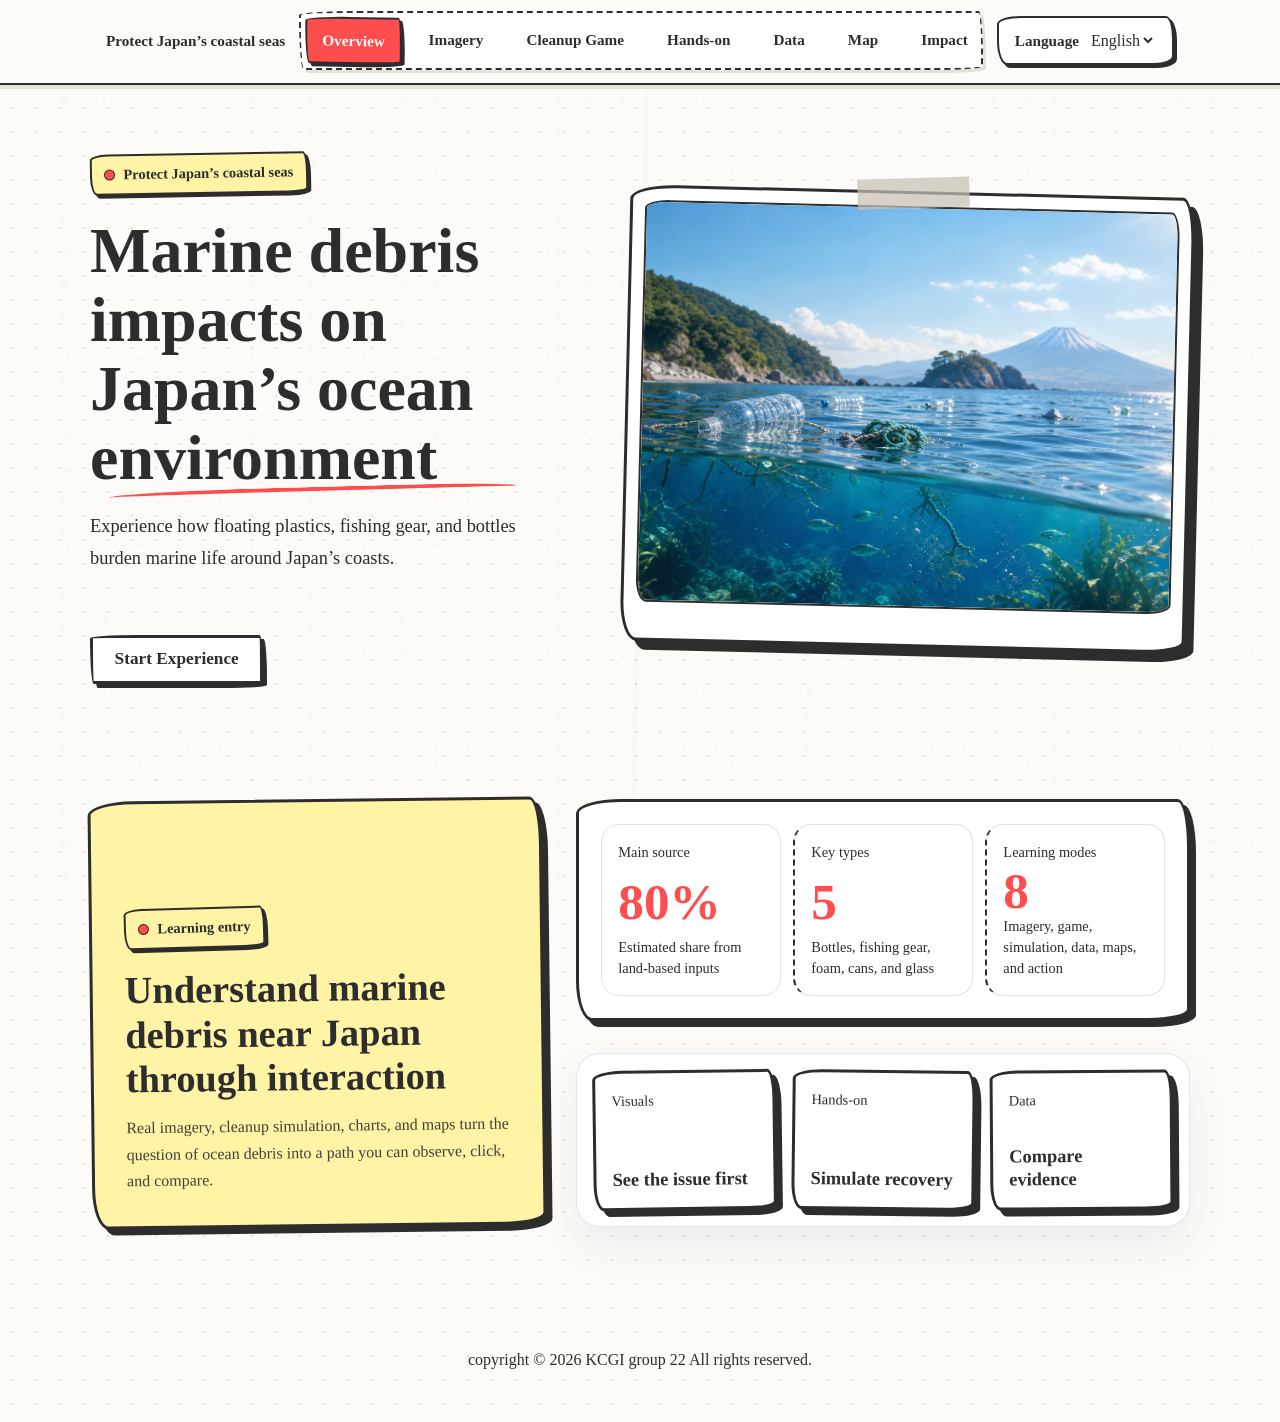
<file: index.html>
<!--
海洋垃圾项目 - 主页面
Marine Debris Project - Main Page

这是一个海洋垃圾教育项目的入口页面。
This is the entry point for the Marine Debris educational project.

功能：
- 自动重定向到介绍页面
- 提供手动链接作为后备

Features:
- Auto-redirect to intro page
- Manual link as fallback
-->

<!DOCTYPE html>
<html lang="ja">
<head>
  <meta charset="UTF-8" />
  <meta name="viewport" content="width=device-width, initial-scale=1.0" />
  <title>Marine Debris Project</title>
  <!-- 自动重定向到介绍页面 / Auto-redirect to intro page -->
  <meta http-equiv="refresh" content="0; url=pages/intro/index.html" />
</head>
<body>
  <!-- 重定向提示信息 / Redirect message -->
  <p>Redirecting to <a href="pages/intro/index.html">intro page</a>...</p>
  <footer class="site-footer">copyright © 2026 KCGI group 22 All rights reserved.</footer>
</body>
</html>
</file>
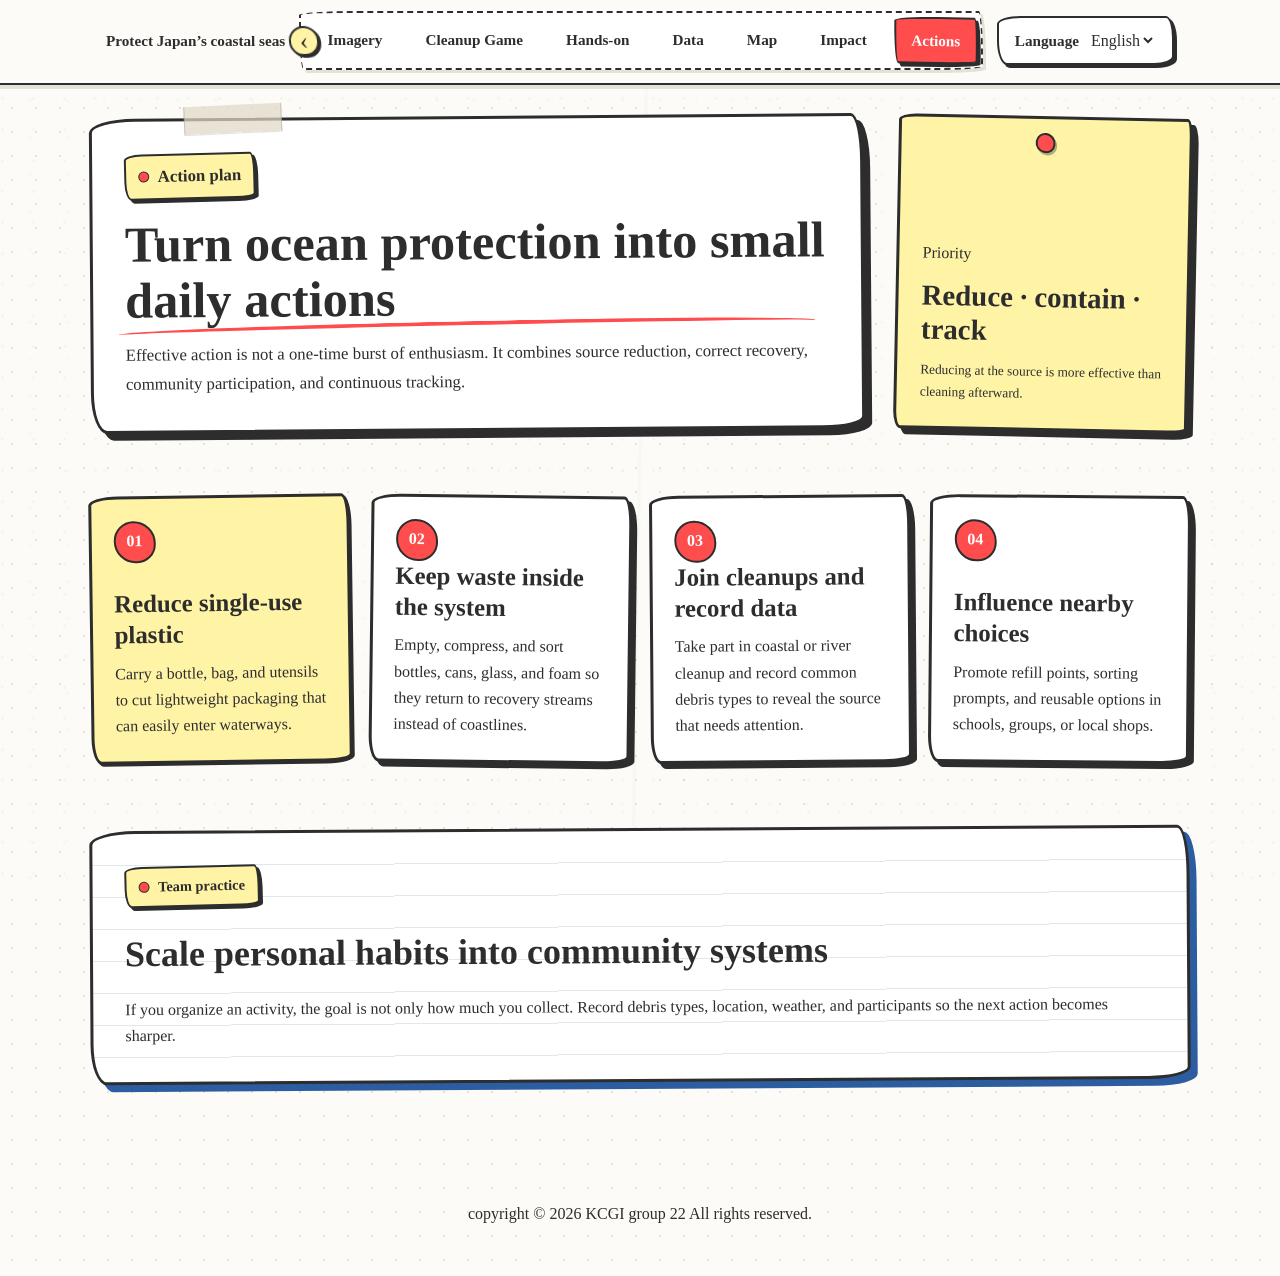
<file: pages/actions/index.html>
<!DOCTYPE html>
<!-- 海洋垃圾项目 - 行动建议页面 / Marine Debris Project - Actions Page -->
<!-- 此页面提供具体的行动建议，帮助用户参与海洋环境保护 -->
<!-- This page provides specific action recommendations to help users participate in marine environmental protection -->
<html lang="ja">
<head>
  <meta charset="UTF-8" />
  <meta name="viewport" content="width=device-width, initial-scale=1.0" />
  <title>行动建议 | Marine Debris Project</title>
  <link rel="stylesheet" href="../../styles.css?v=20260720-1" />
</head>
<body data-page="actions">
  <main>
    <section class="section actions actions-redesign" id="actions-page">
      <!-- 行动标题卡：先说明执行原则，再进入四类具体行动。 -->
      <div class="actions-hero">
        <div>
          <p class="section-kicker" data-i18n="actionsKicker">行动计划</p>
          <h2 data-i18n="actionsTitle">把海洋保护变成每天能完成的小动作</h2>
          <p data-i18n="actionsDescription">真正有效的行动不是一次性的热情，而是减少源头、正确回收、参与社区、持续记录四件事一起发生。</p>
        </div>
        <div class="actions-impact-card">
          <span data-i18n="actionsImpactLabel">优先级</span>
          <strong data-i18n="actionsImpactValue">少产生 · 不流入 · 可追踪</strong>
          <small data-i18n="actionsImpactNote">从源头减量比事后清理更有效</small>
        </div>
      </div>

      <!-- 四张卡片可点击切换视觉焦点，但不会收集或持久化个人信息。 -->
      <div class="action-card-grid">
        <article class="action-card selected">
          <span>01</span>
          <h3 data-i18n="actionOneTitle">减少一次性塑料</h3>
          <p data-i18n="actionOne">自带水杯、购物袋和餐具，把最容易进入河道的轻质包装先减下来。</p>
        </article>
        <article class="action-card">
          <span>02</span>
          <h3 data-i18n="actionTwoTitle">把垃圾留在系统内</h3>
          <p data-i18n="actionTwo">饮料瓶、罐、玻璃和泡沫要清空、压缩、分类，让它们进入回收链而不是海岸线。</p>
        </article>
        <article class="action-card">
          <span>03</span>
          <h3 data-i18n="actionThreeTitle">参加清理并记录</h3>
          <p data-i18n="actionThree">参与海岸或河道清理，记录常见垃圾类型，帮助判断真正需要治理的源头。</p>
        </article>
        <article class="action-card">
          <span>04</span>
          <h3 data-i18n="actionFourTitle">影响身边选择</h3>
          <p data-i18n="actionFour">在学校、社团或店铺推动补水点、分类提示和可重复使用方案，让行动变成默认选项。</p>
        </article>
      </div>

      <!-- 从个人习惯延伸到团队记录和社区机制。 -->
      <div class="actions-workflow">
        <div class="actions-community">
          <p class="section-kicker" data-i18n="actionsCommunityKicker">团队协作</p>
          <h3 data-i18n="actionsCommunityTitle">从个人习惯扩大到社区机制</h3>
          <p data-i18n="actionsCommunityText">如果你能组织一次活动，重点不是“捡了多少”，而是把垃圾类型、地点、天气和参与人数记录下来。下一次行动就能更精准。</p>
        </div>
      </div>
    </section>
  </main>

  <!-- actions.js 只处理语言初始化与行动卡选中反馈。 -->
  <script src="../../layout.js?v=20260720-1"></script>
  <script src="../../shared.js?v=20260720-1"></script>
  <script src="actions.js?v=20260720-1"></script>
</body>
</html>
</file>
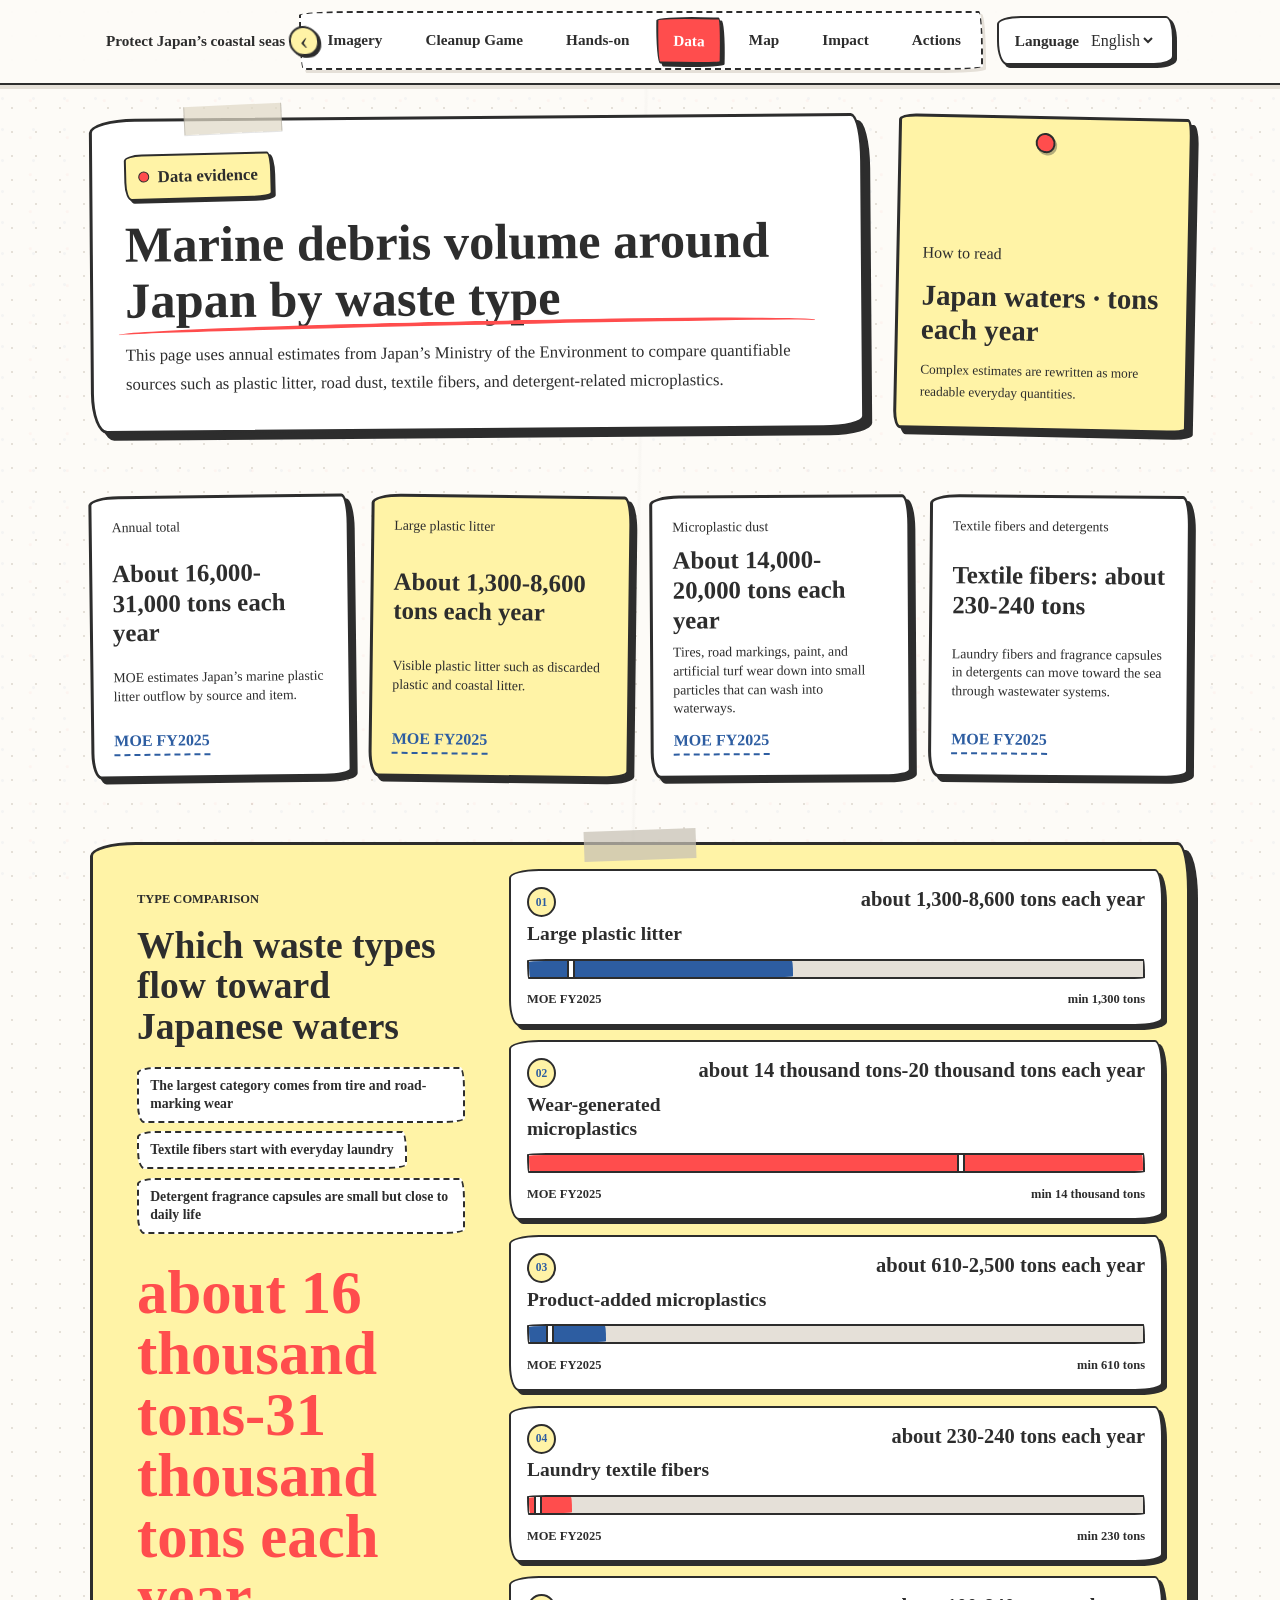
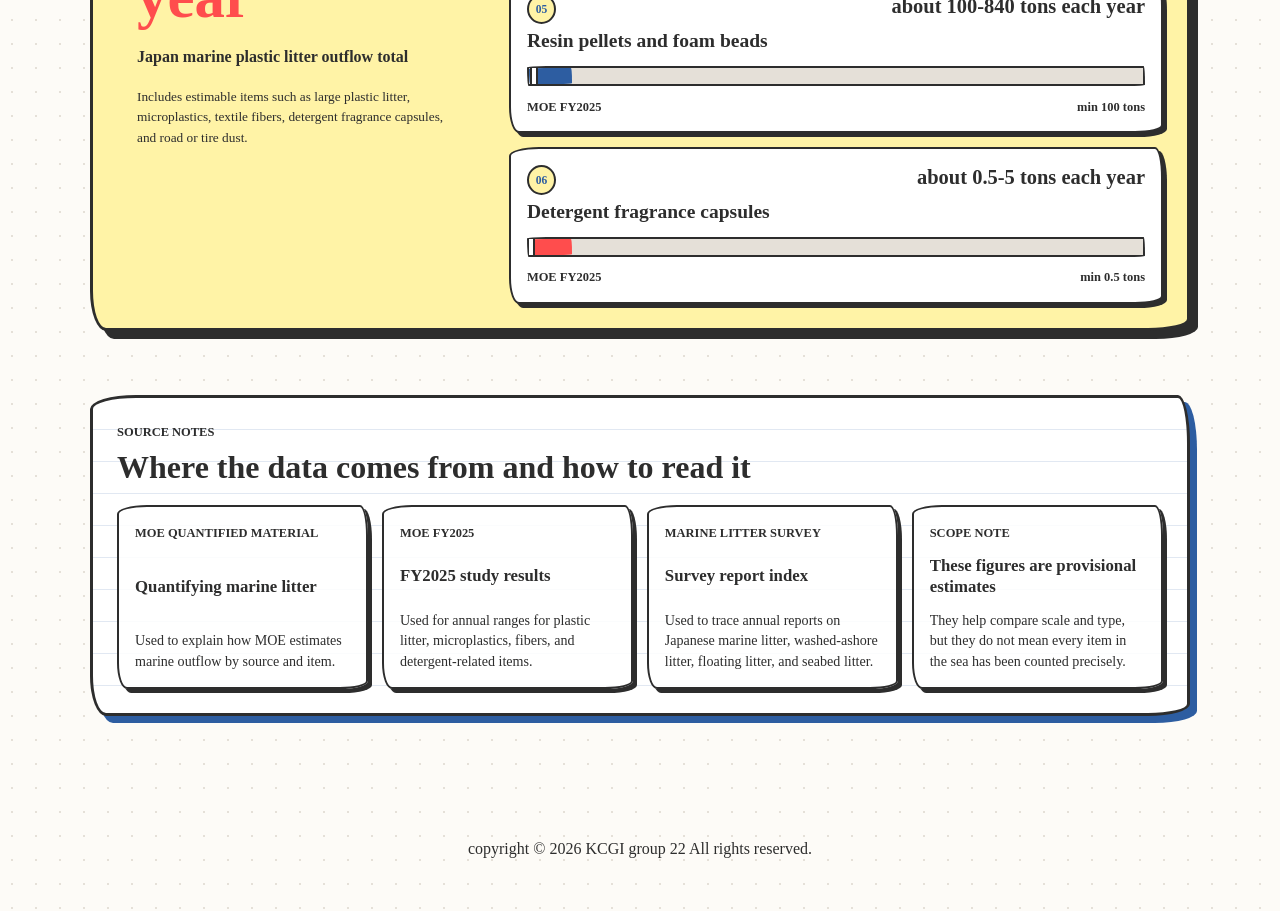
<file: pages/chart/index.html>
<!DOCTYPE html>
<!-- 海洋垃圾项目 - 数据图表页面 / Marine Debris Project - Chart Page -->
<!-- 此页面通过图表可视化展示海洋垃圾的数据统计和趋势 -->
<!-- This page visualizes marine debris statistics and trends through charts -->
<html lang="ja">
<head>
  <meta charset="UTF-8" />
  <meta name="viewport" content="width=device-width, initial-scale=1.0" />
  <title>数据图表 | Marine Debris Project</title>
  <link rel="stylesheet" href="../../styles.css?v=20260720-1" />
</head>
<body data-page="chart">
  <main>
    <section class="section chart summary-page data-redesign" id="chart-page">
      <!-- 数据页标题卡：限定范围为日本周边海洋及年度估算量。 -->
      <div class="data-hero">
        <div>
          <p class="section-kicker" data-i18n="chartKicker">数据证据</p>
          <h2 data-i18n="chartTitle">日本周边海洋垃圾量：按垃圾类型看影响</h2>
          <p data-i18n="chartDescription">这里使用日本环境省的年度推计资料，把塑料垃圾、道路粉尘、衣物纤维、洗涤用品等可量化来源放在一起比较，让用户更直观地看到哪些日常垃圾正在影响日本周边海洋。</p>
        </div>
        <div class="data-method-card">
          <span data-i18n="chartMethodLabel">阅读方式</span>
          <strong data-i18n="chartMethodValue">日本周边 · 每年约多少吨</strong>
          <small data-i18n="chartMethodNote">把复杂的推计值换成更容易读懂的生活化数量。</small>
        </div>
      </div>

      <!-- 四张摘要卡直接对应环境省资料中的总量和三类重点来源。 -->
      <div class="summary-grid evidence-grid" id="dataSourceInfo">
        <article class="summary-tile evidence-tile">
          <span data-i18n="chartInputLabel">年度总量</span>
          <strong data-i18n="chartInputValue">每年约 1.6万-3.1万吨</strong>
          <small data-i18n="chartInputNote">日本环境省按来源和品目估算进入海洋的塑料垃圾总量。</small>
          <a href="https://www.env.go.jp/content/000401106.pdf" target="_blank" rel="noopener" data-i18n="chartSourceMOE2025">环境省 FY2025</a>
        </article>
        <article class="summary-tile evidence-tile emphasis">
          <span data-i18n="chartPlasticLabel">大块塑料垃圾</span>
          <strong data-i18n="chartPlasticValue">每年约 1,300-8,600 吨</strong>
          <small data-i18n="chartPlasticNote">包含被丢弃的塑料、海岸投弃物等看得见、捡得起的垃圾。</small>
          <a href="https://www.env.go.jp/content/000401106.pdf" target="_blank" rel="noopener" data-i18n="chartSourceMOE2025">环境省 FY2025</a>
        </article>
        <article class="summary-tile evidence-tile">
          <span data-i18n="chartLandLabel">微塑料粉尘</span>
          <strong data-i18n="chartLandValue">每年约 1.4万-2.0万吨</strong>
          <small data-i18n="chartLandNote">轮胎、道路标线、涂料、人工草坪等磨损后，会变成细小颗粒随雨水进入水域。</small>
          <a href="https://www.env.go.jp/content/000401106.pdf" target="_blank" rel="noopener" data-i18n="chartSourceMOE2025">环境省 FY2025</a>
        </article>
        <article class="summary-tile evidence-tile">
          <span data-i18n="chartRiverLabel">衣物纤维与洗剂</span>
          <strong data-i18n="chartRiverValue">纤维约 230-240 吨</strong>
          <small data-i18n="chartRiverNote">洗衣掉落的纤维、洗涤用品里的微胶囊，也会通过污水系统进入海洋。</small>
          <a href="https://www.env.go.jp/content/000401106.pdf" target="_blank" rel="noopener" data-i18n="chartSourceMOE2025">环境省 FY2025</a>
        </article>
      </div>

      <!-- chartBars 由 chart.js 动态创建，静态 HTML 只保留总量摘要与容器。 -->
      <div class="chart-panel marine-volume-board">
        <div class="volume-spotlight">
          <p data-i18n="chartCompositionLabel">类型对比</p>
          <h3 data-i18n="chartCompositionTitle">哪些垃圾正在流向日本周边海洋</h3>
          <div class="volume-highlights" aria-label="数据阅读提示">
            <span data-i18n="chartHighlightOne">最大项来自轮胎、道路标线等磨损粉尘</span>
            <span data-i18n="chartHighlightTwo">衣物纤维来自每一次日常洗衣</span>
            <span data-i18n="chartHighlightThree">洗剂香味胶囊虽少，却很贴近日常生活</span>
          </div>
          <strong id="leadingCategory">每年约 1.6万-3.1万吨</strong>
          <span data-i18n="chartVolumeTotalLabel">日本海洋塑料垃圾流出总量</span>
          <small data-i18n="chartVolumeNote">包含大块塑料、微塑料、洗衣纤维、洗剂香味胶囊、道路和轮胎粉尘等已可估算项目。</small>
        </div>
        <div class="chart-bars spatial-bars" id="chartBars" aria-label="日本周边海洋垃圾类型数量柱状图"></div>
      </div>

      <!-- 来源区明确区分估算资料、调查索引和数值口径提醒。 -->
      <div class="chart-details source-panel" id="chartDetails">
        <div class="chart-details-head">
          <p data-i18n="chartDetailsKicker">来源说明</p>
          <h3 data-i18n="chartDetailsTitle">数据从哪里来，应该怎么读</h3>
        </div>
        <div class="source-list">
          <a class="source-link-card" href="https://www.env.go.jp/content/000401106.pdf" target="_blank" rel="noopener">
            <span data-i18n="chartSourceMOEEstimate">环境省推计资料</span>
            <strong data-i18n="chartSourceMOEEstimateTitle">海洋垃圾量化方法</strong>
            <small data-i18n="chartSourceMOEEstimateText">用于说明环境省如何按来源和品目估算进入海洋的垃圾量。</small>
          </a>
          <a class="source-link-card" href="https://www.env.go.jp/content/000401106.pdf" target="_blank" rel="noopener">
            <span data-i18n="chartSourceMOE2025">环境省 FY2025</span>
            <strong data-i18n="chartSourceMOE2025Title">令和7年度検討結果</strong>
            <small data-i18n="chartSourceMOE2025Text">用于塑料垃圾总量、微塑料、纤维、洗剂等类别的年度区间。</small>
          </a>
          <a class="source-link-card" href="https://www.env.go.jp/water/post_80.html" target="_blank" rel="noopener">
            <span data-i18n="chartSourceMOESurvey">海洋ごみ実態把握調査</span>
            <strong data-i18n="chartSourceMOESurveyTitle">调查报告索引</strong>
            <small data-i18n="chartSourceMOESurveyText">用于追溯日本海洋垃圾调查、漂着垃圾、漂流垃圾和海底垃圾相关年度报告。</small>
          </a>
          <a class="source-link-card" href="https://www.env.go.jp/content/000401106.pdf" target="_blank" rel="noopener">
            <span data-i18n="chartSourceNote">口径提醒</span>
            <strong data-i18n="chartSourceNoteTitle">这些数值是暂定估算</strong>
            <small data-i18n="chartSourceNoteText">页面用来帮助理解数量级和类型差异，不代表海里每一件垃圾都已被精确数完。</small>
          </a>
        </div>
      </div>
    </section>
  </main>

  <!-- shared.js 提供 chartData，chart.js 负责单位格式化和条形渲染。 -->
  <script src="../../layout.js?v=20260720-1"></script>
  <script src="../../shared.js?v=20260720-1"></script>
  <script src="chart.js?v=20260720-1"></script>
</body>
</html>
</file>
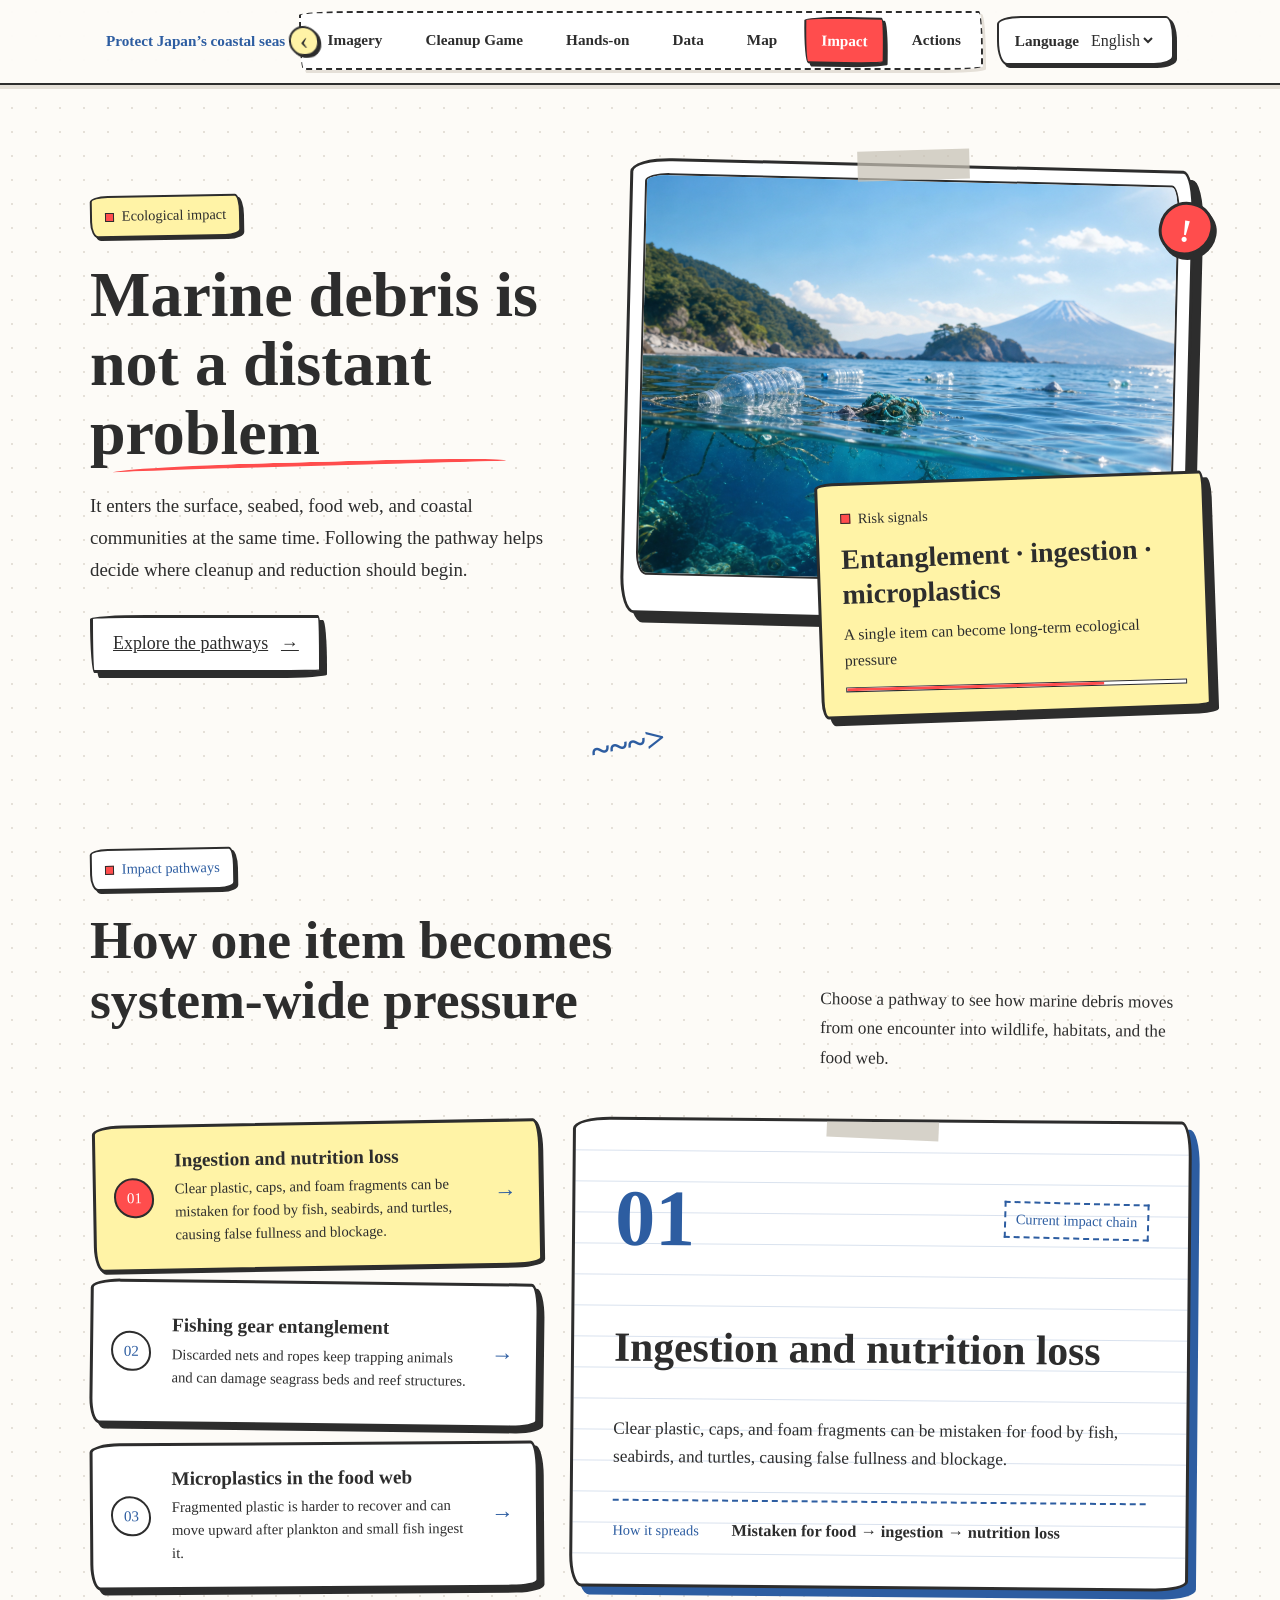
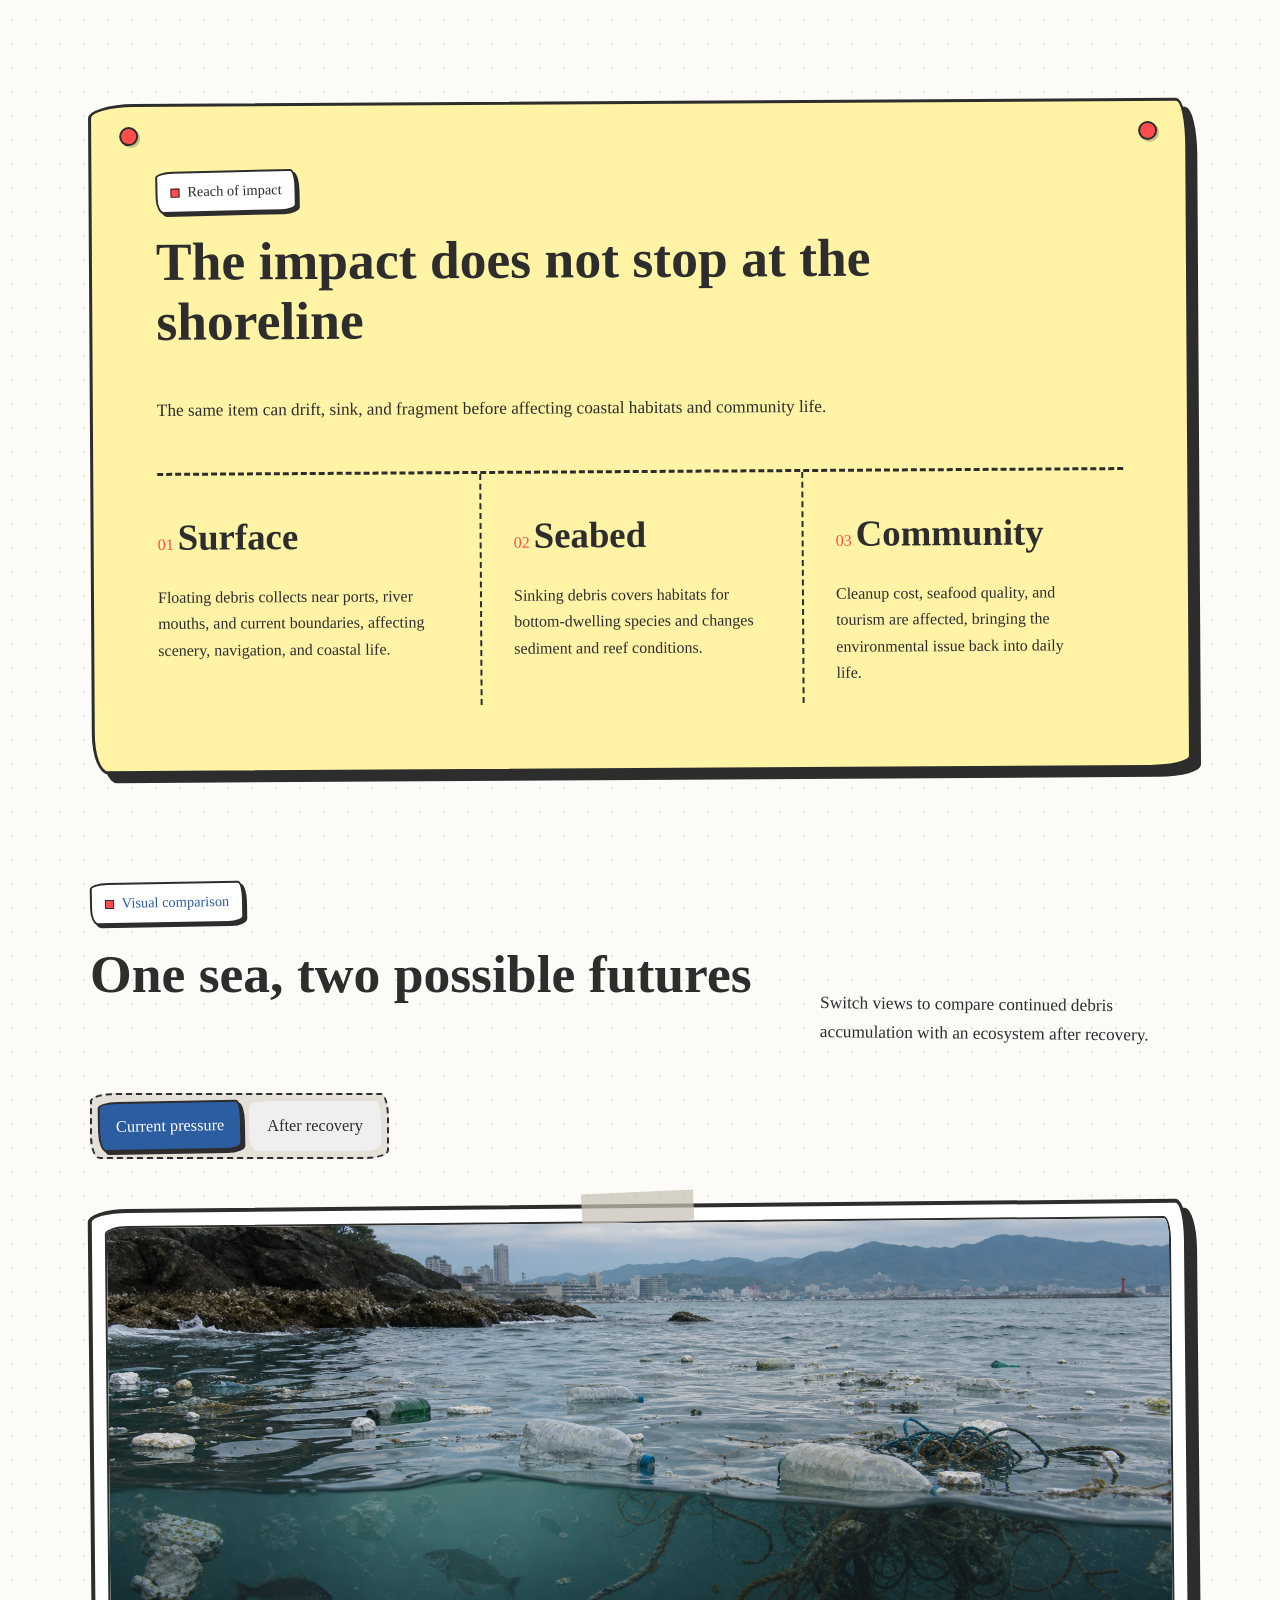
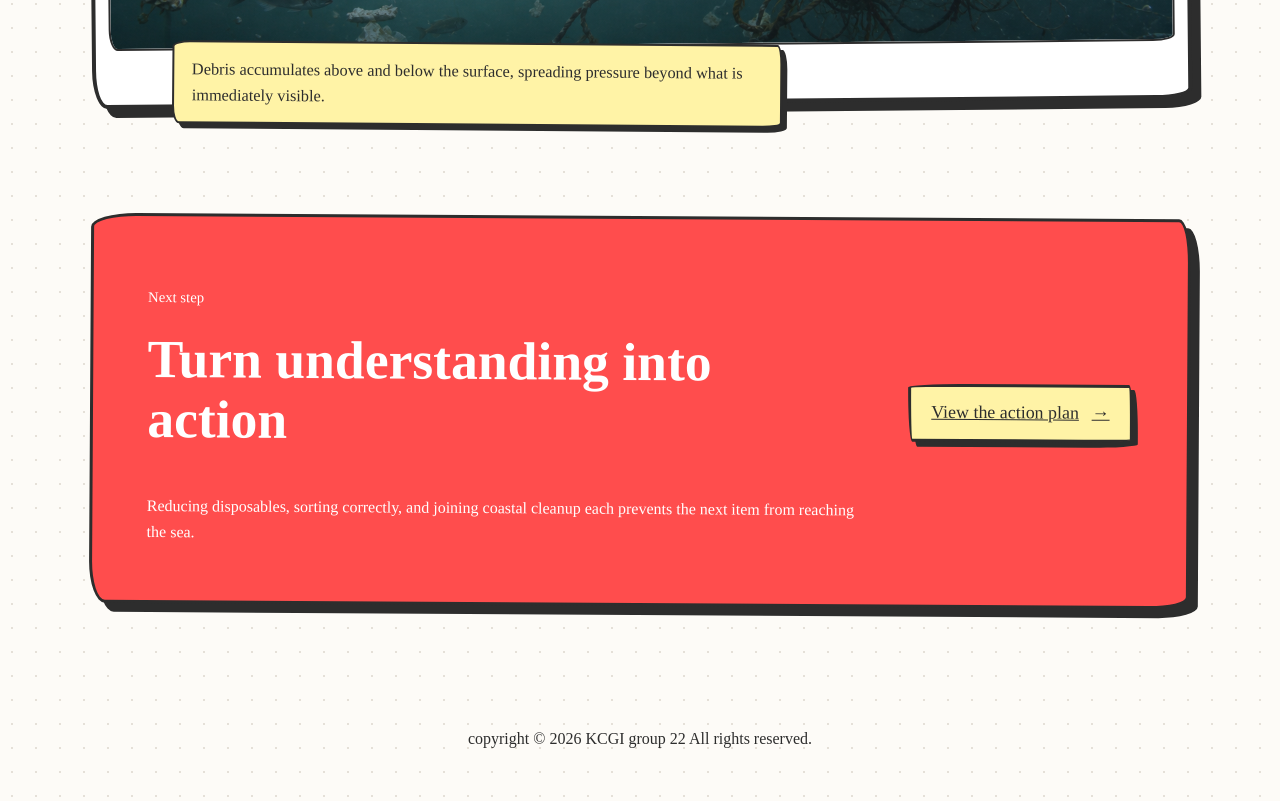
<file: pages/impact/index.html>
<!DOCTYPE html>
<!-- 海洋垃圾项目 - 影响页面 / Marine Debris Project - Impact Page -->
<html lang="ja">
<head>
  <meta charset="UTF-8" />
  <meta name="viewport" content="width=device-width, initial-scale=1.0" />
  <title>影响区域 | Marine Debris Project</title>
  <link rel="stylesheet" href="../../styles.css?v=20260720-1" />
</head>
<body data-page="impact">
  <main>
    <section class="section impact impact-modern impact-handdrawn" id="impact-page">
      <!-- 首屏：用真实主题图和风险信号概括海洋垃圾的系统性影响。 -->
      <section class="impact-modern-hero" aria-labelledby="impact-title">
        <div class="impact-hero-inner">
          <div class="impact-hero-copy">
            <p class="impact-section-badge">
              <span aria-hidden="true"></span>
              <span data-i18n="impactKicker">生态影响</span>
            </p>
            <h2 id="impact-title" data-i18n="impactTitle">海洋垃圾不是漂在远处的问题</h2>
            <p data-i18n="impactDescription">它会从海面、海底、食物链和沿岸社区同时进入生态系统。理解影响路径，才能判断清理和减量该从哪里开始。</p>
            <a class="impact-primary-link" href="#impact-paths">
              <span data-i18n="impactExploreButton">查看影响路径</span>
              <span aria-hidden="true">&#8594;</span>
            </a>
          </div>
          <div class="impact-hero-visual">
            <figure class="impact-hero-photo">
              <span class="impact-tape" aria-hidden="true"></span>
              <img src="../../assets/generated/hero-marine-debris.png" alt="日本沿岸海面与水下的海洋垃圾" />
              <span class="impact-photo-mark" aria-hidden="true">!</span>
            </figure>
            <aside class="impact-score-card">
              <span class="impact-live-label">
                <i aria-hidden="true"></i>
                <span data-i18n="impactSignalLabel">风险信号</span>
              </span>
              <strong data-i18n="impactSignalValue">缠绕 · 摄入 · 微塑料</strong>
              <small data-i18n="impactSignalNote">从单件垃圾扩散为长期生态压力</small>
              <div class="impact-signal-meter" aria-hidden="true"><span></span></div>
            </aside>
          </div>
        </div>
        <span class="impact-hero-doodle" aria-hidden="true">~~~&gt;</span>
      </section>

      <!-- 影响路径：按钮上的 data-* 键用于驱动右侧动态详情。 -->
      <section class="impact-story" id="impact-paths" aria-labelledby="impact-chain-title">
        <header class="impact-section-heading">
          <div>
            <p class="impact-section-badge impact-section-badge-light">
              <span aria-hidden="true"></span>
              <span data-i18n="impactChainKicker">影响路径</span>
            </p>
            <h2 id="impact-chain-title" data-i18n="impactChainTitle">一件垃圾，如何扩散成系统性压力</h2>
          </div>
          <p data-i18n="impactChainDescription">选择一条路径，观察海洋垃圾如何从一次接触继续传递到生物、栖息地与食物链。</p>
        </header>

        <div class="impact-path-layout">
          <div class="impact-pathway" role="tablist" aria-label="Impact pathways">
            <button class="impact-path-card active" type="button" role="tab" aria-selected="true" aria-controls="impactPathDetail" data-number="01" data-title-key="impactPathOneTitle" data-text-key="impactPathOneText" data-flow-key="impactPathOneFlow">
              <span class="impact-path-number">01</span>
              <span class="impact-path-copy">
                <strong data-i18n="impactPathOneTitle">误食与营养损失</strong>
                <small data-i18n="impactPathOneText">透明塑料、瓶盖和泡沫碎片容易被鱼类、海鸟和海龟误认为食物，造成饱腹假象和消化阻塞。</small>
              </span>
              <span class="impact-path-arrow" aria-hidden="true">&#8594;</span>
            </button>
            <button class="impact-path-card" type="button" role="tab" aria-selected="false" aria-controls="impactPathDetail" data-number="02" data-title-key="impactPathTwoTitle" data-text-key="impactPathTwoText" data-flow-key="impactPathTwoFlow">
              <span class="impact-path-number">02</span>
              <span class="impact-path-copy">
                <strong data-i18n="impactPathTwoTitle">渔具缠绕与幽灵捕捞</strong>
                <small data-i18n="impactPathTwoText">废弃渔网和绳索会持续缠住鱼类、海鸟和哺乳动物，也会破坏海草床与礁体结构。</small>
              </span>
              <span class="impact-path-arrow" aria-hidden="true">&#8594;</span>
            </button>
            <button class="impact-path-card" type="button" role="tab" aria-selected="false" aria-controls="impactPathDetail" data-number="03" data-title-key="impactPathThreeTitle" data-text-key="impactPathThreeText" data-flow-key="impactPathThreeFlow">
              <span class="impact-path-number">03</span>
              <span class="impact-path-copy">
                <strong data-i18n="impactPathThreeTitle">微塑料进入食物链</strong>
                <small data-i18n="impactPathThreeText">碎裂后的微塑料更难回收，会被浮游生物和小型鱼类摄入，并沿食物链向上移动。</small>
              </span>
              <span class="impact-path-arrow" aria-hidden="true">&#8594;</span>
            </button>
          </div>

          <aside class="impact-path-detail" id="impactPathDetail" aria-live="polite">
            <div class="impact-detail-topline">
              <span id="impactDetailNumber">01</span>
              <small data-i18n="impactDetailLabel">当前影响链</small>
            </div>
            <h3 id="impactDetailTitle" data-i18n="impactPathOneTitle">误食与营养损失</h3>
            <p id="impactDetailText" data-i18n="impactPathOneText">透明塑料、瓶盖和泡沫碎片容易被鱼类、海鸟和海龟误认为食物，造成饱腹假象和消化阻塞。</p>
            <div class="impact-flow-note">
              <span data-i18n="impactDetailFlowLabel">扩散过程</span>
              <strong id="impactDetailFlow" data-i18n="impactPathOneFlow">误认食物 → 摄入 → 营养不足</strong>
            </div>
          </aside>
        </div>
      </section>

      <!-- 影响范围：从海面、海底延伸到沿岸社区。 -->
      <section class="impact-system-band" aria-labelledby="impact-system-title">
        <header class="impact-system-heading">
          <p class="impact-section-badge impact-section-badge-dark">
            <span aria-hidden="true"></span>
            <span data-i18n="impactSystemKicker">影响范围</span>
          </p>
          <h2 id="impact-system-title" data-i18n="impactSystemTitle">影响不会停在海岸线</h2>
          <p data-i18n="impactSystemDescription">同一件垃圾可能漂浮、沉降、碎裂，最终影响沿岸环境和社区生活。</p>
        </header>
        <div class="impact-insight-grid">
          <article>
            <span>01</span>
            <strong data-i18n="impactInsightOneValue">海面</strong>
            <p data-i18n="impactInsightOneText">漂浮垃圾聚集在港湾、河口和洋流交汇处，影响景观、航行和近岸生物。</p>
          </article>
          <article>
            <span>02</span>
            <strong data-i18n="impactInsightTwoValue">海底</strong>
            <p data-i18n="impactInsightTwoText">沉降垃圾会覆盖底栖生物栖息地，改变原本稳定的泥沙和礁石环境。</p>
          </article>
          <article>
            <span>03</span>
            <strong data-i18n="impactInsightThreeValue">社区</strong>
            <p data-i18n="impactInsightThreeText">清理成本、渔获品质和旅游体验都会受到影响，环境问题最终回到人的生活。</p>
          </article>
        </div>
      </section>

      <!-- 视觉对照：impact.js 根据按钮上的图片与翻译键切换内容。 -->
      <section class="impact-lens" aria-labelledby="impact-lens-title">
        <header class="impact-section-heading impact-lens-heading">
          <div>
            <p class="impact-section-badge impact-section-badge-light">
              <span aria-hidden="true"></span>
              <span data-i18n="impactLensKicker">视觉对照</span>
            </p>
            <h2 id="impact-lens-title" data-i18n="impactLensTitle">同一片海域，两种未来</h2>
          </div>
          <p data-i18n="impactLensDescription">切换视角，对比垃圾持续累积与生态恢复之后的环境差异。</p>
        </header>
        <div class="impact-lens-toolbar" role="group" aria-label="Ocean condition view">
          <button class="active" type="button" aria-pressed="true" data-image-src="../../assets/generated/simulation-current.png" data-caption-key="impactLensCurrentCaption" data-alt-key="impactLensCurrentAlt" data-i18n="impactLensCurrent">当前压力</button>
          <button type="button" aria-pressed="false" data-image-src="../../assets/generated/simulation-full.png" data-caption-key="impactLensRestoredCaption" data-alt-key="impactLensRestoredAlt" data-i18n="impactLensRestored">恢复之后</button>
        </div>
        <figure class="impact-lens-visual">
          <img id="impactLensImage" src="../../assets/generated/simulation-current.png" alt="受到垃圾压力的日本沿岸海域" />
          <figcaption id="impactLensCaption" data-i18n="impactLensCurrentCaption">垃圾在海面与水下同时累积，生态压力不会停留在肉眼可见的位置。</figcaption>
        </figure>
      </section>

      <!-- 将影响认知引导到行动页面。 -->
      <section class="impact-next-step">
        <div>
          <p data-i18n="impactNextKicker">下一步</p>
          <h2 data-i18n="impactNextTitle">看见影响之后，把理解变成行动</h2>
          <span data-i18n="impactNextDescription">从减少一次性用品、正确分类，到参加沿岸清理，每个动作都在减少下一次进入海洋的垃圾。</span>
        </div>
        <a href="../actions/index.html">
          <span data-i18n="impactNextButton">查看行动计划</span>
          <span aria-hidden="true">&#8594;</span>
        </a>
      </section>
    </section>
  </main>

  <!-- impact.js 依赖 shared.js 的当前语言与影响路径文案。 -->
  <script src="../../layout.js?v=20260720-1"></script>
  <script src="../../shared.js?v=20260720-1"></script>
  <script src="impact.js?v=20260720-1"></script>
</body>
</html>
</file>
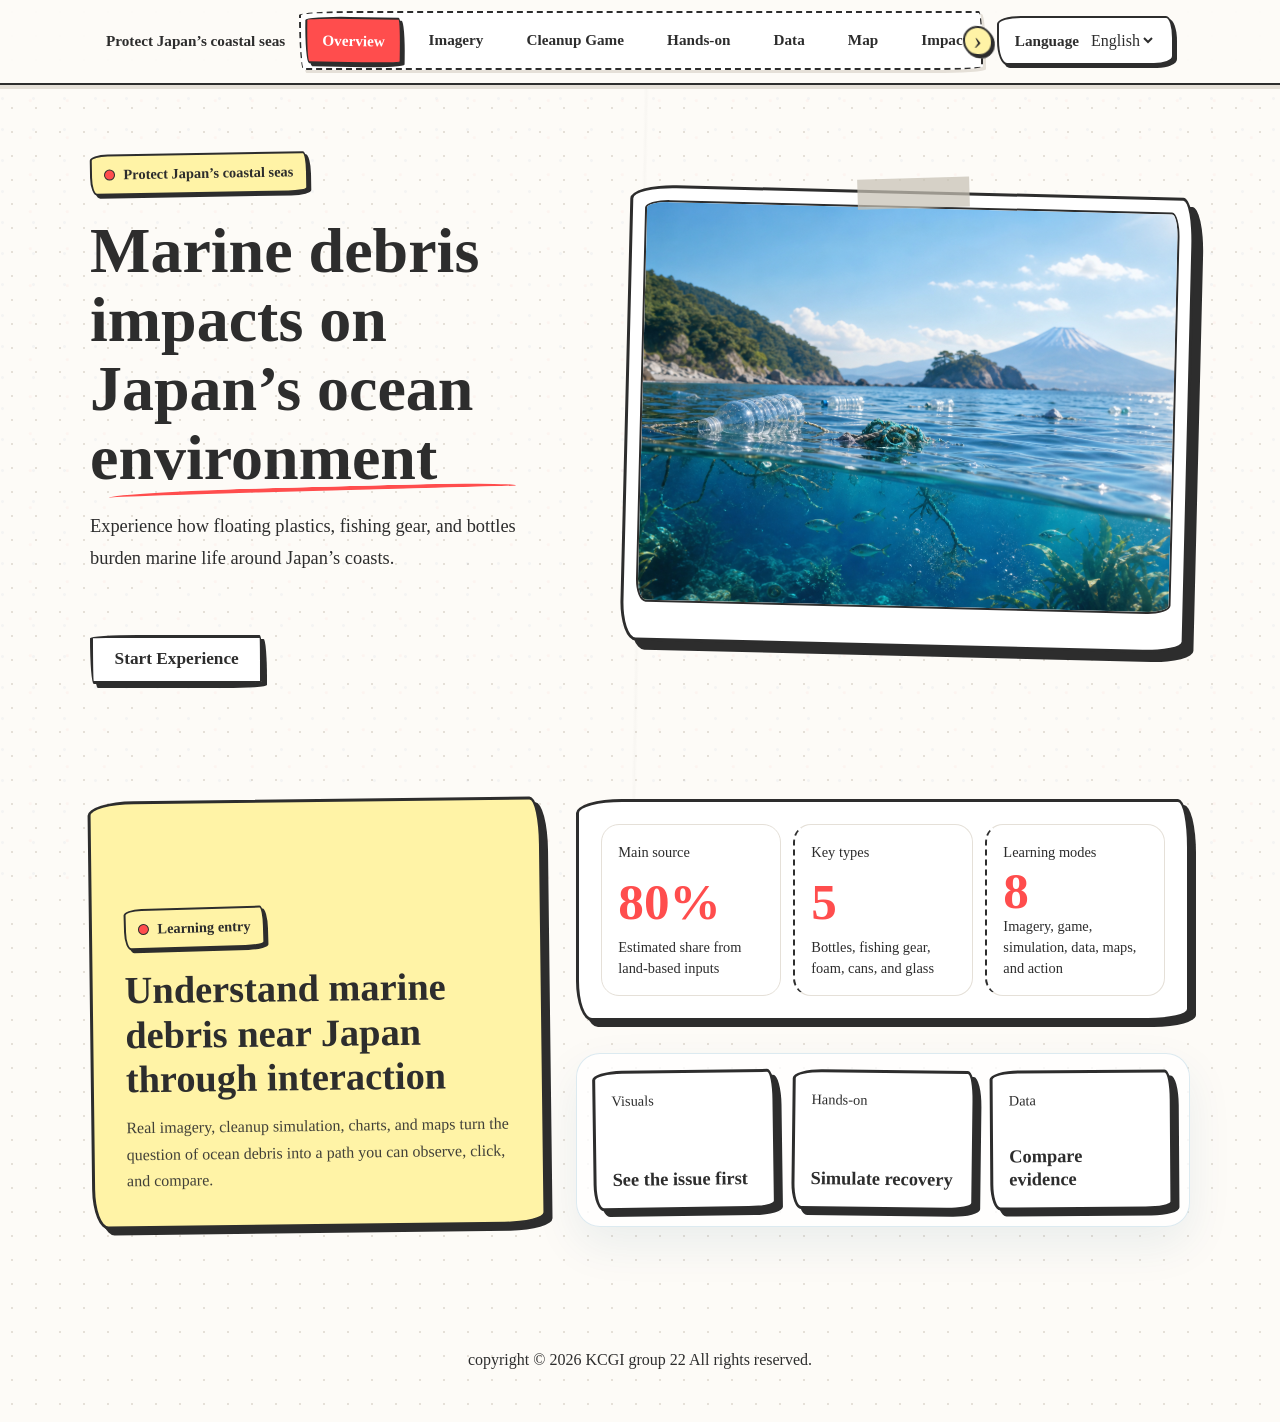
<file: pages/intro/index.html>
<!DOCTYPE html>
<!-- 海洋垃圾项目 - 介绍页面 / Marine Debris Project - Intro Page -->
<!-- 此页面是网站的入口，提供项目概述和开始体验的按钮 -->
<!-- This page is the website entry point, providing project overview and start experience button -->
<html lang="ja">
<head>
  <meta charset="UTF-8" />
  <meta name="viewport" content="width=device-width, initial-scale=1.0" />
  <title>日本沿岸の海洋ゴミと生態系インタラクティブ</title>
  <link rel="stylesheet" href="../../styles.css?v=20260720-1" />
</head>
<body data-page="intro">
  <!-- 首页主视觉：按钮先播放清洁过渡，再由 intro.js 跳转到影像页。 -->
  <header class="hero">
    <div class="hero-content">
      <div class="hero-top">
        <p class="eyebrow" data-i18n="heroEyebrow">守护日本周边海洋</p>
      </div>
      <h1 data-i18n="heroTitle">海洋垃圾对日本沿海环境的影响</h1>
      <p data-i18n="heroSubtitle">通过浮游塑料、渔具、饮料瓶等实例，体验不断增加的垃圾对海洋生命的负担。</p>
      <button class="cta-button" id="startExperience" data-i18n="startButton">开始体验</button>
    </div>
    <figure class="ocean-scene hero-visual">
      <img src="../../assets/generated/hero-marine-debris.png" alt="日本沿岸の海と海洋ごみを示すビジュアル" />
    </figure>
  </header>

  <main>
    <!-- 学习入口：概述、关键数字与三个推荐模块共同组成首页的主要浏览路径。 -->
    <section class="section intro intro-redesign" id="intro-page">
      <div class="intro-copy-card">
        <p class="section-kicker" data-i18n="introKicker">学习入口</p>
        <h2 data-i18n="introTitle">用互动方式理解日本近海垃圾问题</h2>
        <p data-i18n="introText">从真实影像、清理模拟、数据图表到区域地图，这个页面把“垃圾如何影响海洋”拆成可以观察、点击和比较的学习路径。</p>
      </div>
      <div class="intro-metrics">
        <article>
          <span data-i18n="introMetricOneLabel">主要来源</span>
          <strong>80%</strong>
          <p data-i18n="introMetricOneText">来自陆源输入的估计占比</p>
        </article>
        <article>
          <span data-i18n="introMetricTwoLabel">高频类型</span>
          <strong>5</strong>
          <p data-i18n="introMetricTwoText">塑料瓶、渔具、泡沫、瓶罐等重点类别</p>
        </article>
        <article>
          <span data-i18n="introMetricThreeLabel">学习方式</span>
          <strong>8</strong>
          <p data-i18n="introMetricThreeText">影像、游戏、模拟、数据、地图和行动模块</p>
        </article>
      </div>
      <div class="intro-module-grid">
        <a href="../empathy/index.html" class="intro-module-card">
          <span data-i18n="introModuleVisual">影像观察</span>
          <strong data-i18n="introModuleVisualTitle">先看见问题</strong>
        </a>
        <a href="../cleanup/index.html" class="intro-module-card">
          <span data-i18n="introModuleSim">参与变化</span>
          <strong data-i18n="introModuleSimTitle">再模拟修复</strong>
        </a>
        <a href="../chart/index.html" class="intro-module-card">
          <span data-i18n="introModuleData">数据图表</span>
          <strong data-i18n="introModuleDataTitle">最后比较证据</strong>
        </a>
      </div>
    </section>
  </main>

  <!-- 加载顺序不可调换：布局先插入导航，shared 提供翻译，页面脚本最后绑定交互。 -->
  <script src="../../layout.js?v=20260720-1"></script>
  <script src="../../shared.js?v=20260720-1"></script>
  <script src="intro.js?v=20260720-1"></script>
</body>
</html>
</file>
<file: styles.css>
/*
海洋垃圾项目 - 样式文件
Marine Debris Project - Stylesheet

此文件包含项目的所有CSS样式定义。
This file contains all CSS style definitions for the project.

主要样式区域：
- CSS变量定义 (CSS Variables)
- 全局样式 (Global Styles)
- 导航栏样式 (Navigation Styles)
- 页面布局样式 (Page Layout Styles)
- 游戏相关样式 (Game Styles)
- 图表样式 (Chart Styles)
- 地图样式 (Map Styles)
- 响应式设计 (Responsive Design)

Main style sections:
- CSS Variables
- Global Styles
- Navigation Styles
- Page Layout Styles
- Game Styles
- Chart Styles
- Map Styles
- Responsive Design

维护顺序：文件前半部分保留基础海洋主题和组件结构，后半部分的手绘主题按页面
data-page 覆盖基础样式。新增规则应尽量放进对应页面分区，避免继续叠加无范围选择器。
*/

/* ========================================
   CSS变量定义 - CSS Variables
   ======================================== */
:root {
  /* 基础颜色 / Base Colors */
  --bg: #e9f5ff;                    /* 背景色 / Background */
  --surface: #ffffff;               /* 表面色 / Surface */
  --text: #1f2a38;                  /* 文本色 / Text */
  --muted: #4e6a85;                 /* 柔和文本色 / Muted text */
  --line: rgba(11, 110, 153, 0.14); /* 分隔线 / Hairline */
  --surface-soft: #f4fbff;          /* 柔和表面色 / Soft surface */

  /* 主题色 / Theme Colors */
  --accent: #0b6e99;                /* 主色调 / Primary accent */
  --accent-strong: #0c4c72;         /* 深主色调 / Strong accent */
  --success: #1a8f6d;               /* 成功色 / Success */
  --danger: #d64f4f;                /* 危险色 / Danger */
  --warning: #f4853f;               /* 警告色 / Warning */

  /* 效果 / Effects */
  --shadow: 0 24px 70px rgba(15, 42, 80, 0.12);  /* 阴影 / Shadow */

  /* 地图颜色 / Map Colors */
  --map-low: #c9f3ff;               /* 低浓度 / Low concentration */
  --map-medium: #7dd0ff;            /* 中等浓度 / Medium concentration */
  --map-high: #0b6e99;              /* 高浓度 / High concentration */

  /* 特殊效果色 / Special effect colors */
  --clean-bg: #e9f5ff;              /* 清洁背景 / Clean background */
  --polluted-bg: #d3d3d3;           /* 污染背景 / Polluted background */
  --coral-orange: #ff7f50;          /* 珊瑚橙 / Coral orange */
  --seaweed-green: #2e8b57;         /* 海藻绿 / Seaweed green */
  --transparent-white: rgba(255, 255, 255, 0.8);  /* 透明白 / Transparent white */
}

/* ========================================
   全局样式 - Global Styles
   ======================================== */

* {
  box-sizing: border-box; /* 统一盒模型 / Unified box model */
}

body {
  margin: 0;
  font-family: "Inter", "Noto Sans JP", "Noto Sans SC", "Noto Sans TC", sans-serif; /* 多语言字体栈 / Multilingual font stack */
  background:
    radial-gradient(circle at 18% 0%, rgba(125, 208, 255, 0.34), transparent 30%),
    radial-gradient(circle at 88% 12%, rgba(11, 110, 153, 0.16), transparent 28%),
    linear-gradient(180deg, #f8fdff 0%, #e9f5ff 45%, #f7fbff 100%);
  color: var(--text);
  line-height: 1.65;
  padding-top: 96px; /* 为固定导航栏留出空间 / Space for fixed navbar */
}

img {
  max-width: 100%; /* 响应式图片 / Responsive images */
}

/* ========================================
   导航栏样式 - Navigation Styles
   ======================================== */

.top-nav {
  position: fixed; /* 固定定位 / Fixed position */
  top: 0;
  left: 0;
  right: 0;
  z-index: 30; /* 高层级确保在顶部 / High z-index for top layer */
  backdrop-filter: blur(18px); /* 背景模糊效果 / Backdrop blur effect */
  background: rgba(247, 252, 255, 0.82); /* 半透明背景 / Semi-transparent background */
  border-bottom: 1px solid var(--line); /* 底部边框 / Bottom border */
  box-shadow: 0 12px 34px rgba(12, 76, 114, 0.08);
}

.top-nav-inner {
  max-width: 1200px; /* 最大宽度限制 / Max width constraint */
  margin: 0 auto;
  padding: 0.7rem 1rem 0.82rem;
  display: flex;
  align-items: center;
  gap: 0.85rem;
}

.brand {
  color: var(--accent-strong);
  font-weight: 700;
  font-size: 0.88rem;
  letter-spacing: 0.08em;
  text-transform: uppercase;
  white-space: nowrap; /* 防止换行 / Prevent wrapping */
}

/* 标签滚动容器：JS 只改变内部 scrollLeft，并通过状态类控制两侧提示。 */
.tab-scroll-shell {
  position: relative;
  flex: 1;
  min-width: 0;
}

.top-tab-nav {
  position: relative;
  width: 100%;
  overflow-x: auto; /* 水平滚动 / Horizontal scroll */
  flex-wrap: nowrap;
  padding: 0.24rem;
  border: 1px solid rgba(11, 110, 153, 0.12);
  border-radius: 18px;
  background:
    linear-gradient(90deg, rgba(247, 252, 255, 0.98), rgba(247, 252, 255, 0)) left / 32px 100% no-repeat,
    linear-gradient(270deg, rgba(247, 252, 255, 0.98), rgba(247, 252, 255, 0)) right / 32px 100% no-repeat,
    rgba(255, 255, 255, 0.58);
  box-shadow: inset 0 1px 0 rgba(255, 255, 255, 0.84);
  scrollbar-color: rgba(11, 110, 153, 0.44) transparent;
  scrollbar-width: thin;
}

.top-tab-nav::after {
  content: "";
  position: sticky;
  right: -0.24rem;
  flex: 0 0 34px;
  align-self: stretch;
  margin-left: -34px;
  border-radius: 0 16px 16px 0;
  background: linear-gradient(90deg, rgba(247, 252, 255, 0), rgba(247, 252, 255, 0.96) 74%);
  pointer-events: none;
}

.top-tab-nav::-webkit-scrollbar {
  height: 4px;
}

.top-tab-nav::-webkit-scrollbar-track {
  background: transparent;
}

.top-tab-nav::-webkit-scrollbar-thumb {
  border-radius: 999px;
  background: rgba(11, 110, 153, 0.36);
}

.top-tab-nav .tab-btn {
  white-space: nowrap; /* 保持单行 / Keep single line */
}

.tab-scroll-cue {
  position: absolute;
  z-index: 4;
  top: 50%;
  width: 30px;
  height: 30px;
  display: grid;
  place-items: center;
  border: 2px solid var(--sketch-ink, #2d2d2d);
  border-radius: 48% 55% 45% 52%;
  background: var(--sketch-yellow, #fff3a6);
  box-shadow: 2px 2px 0 var(--sketch-ink, #2d2d2d);
  color: var(--sketch-ink, #2d2d2d);
  font-family: var(--sketch-heading, cursive);
  font-size: 1.55rem;
  line-height: 1;
  opacity: 0;
  pointer-events: none;
  transition: opacity 0.16s ease, transform 0.16s ease;
}

.tab-scroll-cue-left {
  left: -10px;
  transform: translate(-4px, -50%) rotate(-4deg);
}

.tab-scroll-cue-right {
  right: -10px;
  transform: translate(4px, -50%) rotate(4deg);
}

.tab-scroll-shell.can-scroll-left .tab-scroll-cue-left,
.tab-scroll-shell.can-scroll-right .tab-scroll-cue-right {
  opacity: 1;
}

.tab-scroll-shell.can-scroll-left .tab-scroll-cue-left {
  transform: translate(0, -50%) rotate(-4deg);
}

.tab-scroll-shell.can-scroll-right .tab-scroll-cue-right {
  transform: translate(0, -50%) rotate(4deg);
}

/* 首页首屏与通用内容骨架；具体手绘效果在文件后半部分按页面覆盖。 */
header.hero {
  position: relative;
  overflow: hidden;
  padding: 2.1rem 1.5rem 1.6rem;
  text-align: center;
}

.hero::before {
  content: "";
  position: absolute;
  inset: 0;
  background: radial-gradient(circle at 50% 20%, rgba(17, 120, 101, 0.14), transparent 35%);
  pointer-events: none;
}

.hero-content {
  position: relative;
  max-width: 840px;
  margin: 0 auto;
  z-index: 1;
}

.hero-top {
  display: flex;
  justify-content: space-between;
  align-items: center;
  gap: 1rem;
  flex-wrap: wrap;
}

.language-switcher {
  display: inline-flex;
  align-items: center;
  gap: 0.5rem;
  border-radius: 14px;
  padding: 0.65rem 1rem;
  background: rgba(255, 255, 255, 0.78);
  border: 1px solid var(--line);
  box-shadow: 0 12px 26px rgba(12, 76, 114, 0.07);
}

.language-switcher label {
  font-size: 0.95rem;
  font-weight: 700;
  color: var(--accent-strong);
}

.language-switcher select {
  border: none;
  background: transparent;
  font-size: 1rem;
  color: var(--text);
  cursor: pointer;
}

.eyebrow {
  margin: 0;
  color: var(--accent-strong);
  font-weight: 700;
  letter-spacing: 0.12em;
  text-transform: uppercase;
  font-size: 0.85rem;
}

h1 {
  margin: 1rem auto 0;
  font-size: clamp(2rem, 4vw, 3.4rem);
}

.hero p {
  margin: 1.25rem auto 0;
  max-width: 660px;
  color: var(--muted);
  font-size: 1rem;
}

.cta-button {
  margin-top: 2rem;
  padding: 1rem 2rem;
  background: var(--accent);
  color: white;
  border: none;
  border-radius: 50px;
  font-size: 1.1rem;
  font-weight: 700;
  cursor: pointer;
  transition: background 0.3s ease;
}

.cta-button:hover {
  background: var(--accent-strong);
}

.ocean-scene {
  position: relative;
  margin: 3rem auto 0;
  width: min(960px, 100%);
  height: auto;
  min-height: 0;
  overflow: hidden;
  border-radius: 28px;
  border: 1px solid rgba(255, 255, 255, 0.72);
  background: #dff5ff;
  box-shadow: 0 30px 80px rgba(12, 76, 114, 0.18);
  transition: transform 0.35s ease, box-shadow 0.35s ease;
}

.hero-visual {
  isolation: isolate;
}

.hero-visual::after {
  content: "";
  position: absolute;
  inset: 0;
  background: linear-gradient(180deg, rgba(255, 255, 255, 0.02), rgba(8, 66, 98, 0.16));
  pointer-events: none;
}

.hero-visual img {
  display: block;
  width: 100%;
  aspect-ratio: 16 / 7;
  object-fit: cover;
  object-position: center;
}

.hero-visual:hover {
  transform: translateY(-3px);
  box-shadow: 0 36px 90px rgba(12, 76, 114, 0.22);
}

.ocean-scene.polluted {
  background: linear-gradient(to bottom, var(--polluted-bg) 0%, #a9a9a9 100%);
}

.ocean-scene.clean {
  background: linear-gradient(to bottom, var(--clean-bg) 0%, #87ceeb 100%);
}

.wave {
  position: absolute;
  left: 50%;
  width: 220%;
  height: 160px;
  background: rgba(11, 110, 153, 0.16);
  border-radius: 43%;
  transform: translateX(-50%);
}

.wave1 {
  bottom: 0;
  animation: drift 11s linear infinite;
}

.wave2 {
  bottom: 18px;
  opacity: 0.7;
  animation: drift 14s reverse infinite;
}

@keyframes drift {
  0% { transform: translateX(-55%) translateY(0);} 
  50% { transform: translateX(-45%) translateY(8px);} 
  100% { transform: translateX(-55%) translateY(0);} 
}

.debris {
  position: absolute;
  width: 56px;
  height: 56px;
  display: grid;
  place-items: center;
  border-radius: 50%;
  background: rgba(255, 255, 255, 0.75);
  box-shadow: 0 18px 30px rgba(30, 80, 110, 0.14);
  font-size: 1.5rem;
}

.floating {
  animation: float 6s ease-in-out infinite;
}

.debris1 { top: 24%; left: 16%; animation-delay: 0s; }
.debris2 { top: 32%; right: 18%; animation-delay: 1.2s; }
.debris3 { top: 52%; left: 26%; animation-delay: 2.4s; }
.debris4 { top: 44%; right: 28%; animation-delay: 3.5s; }

@keyframes float {
  0%, 100% { transform: translateY(0); }
  50% { transform: translateY(-16px); }
}

main {
  padding: 0 1.5rem 3rem;
}

.section {
  max-width: 1200px;
  margin: 0 auto 2.5rem;
  background: rgba(255, 255, 255, 0.9);
  border: 1px solid var(--line);
  border-radius: 22px;
  padding: 1.6rem;
  box-shadow: var(--shadow);
}

.tab-nav {
  display: flex;
  gap: 0.65rem;
  flex-wrap: wrap;
}

.tab-nav.top-tab-nav {
  flex-wrap: nowrap;
}

.tab-btn {
  border: 1px solid transparent;
  background: transparent;
  color: var(--accent-strong);
  border-radius: 14px;
  padding: 0.56rem 0.96rem;
  font-weight: 700;
  cursor: pointer;
  text-decoration: none;
  display: inline-block;
  transition: background 0.2s ease, border-color 0.2s ease, box-shadow 0.2s ease, transform 0.2s ease;
}

.tab-btn.active {
  background: linear-gradient(135deg, var(--accent), #0e85b8);
  color: #fff;
  border-color: rgba(255, 255, 255, 0.36);
  box-shadow: 0 12px 26px rgba(11, 110, 153, 0.22);
}

.tab-btn:hover {
  transform: translateY(-1px);
  background: rgba(11, 110, 153, 0.08);
  border-color: rgba(11, 110, 153, 0.12);
}

.tab-page {
  display: none;
}

.tab-page.active {
  display: block;
}

.section-head h2 {
  margin-top: 0;
  color: var(--accent-strong);
}

.section-kicker {
  margin: 0 0 0.45rem;
  color: var(--accent);
  font-size: 0.78rem;
  font-weight: 800;
  letter-spacing: 0.08em;
  text-transform: uppercase;
}

.section-head p,
.intro p,
.actions ul {
  color: var(--muted);
}

.intro-redesign {
  display: grid;
  gap: 1rem;
  grid-template-columns: minmax(0, 0.92fr) minmax(360px, 1.08fr);
  align-items: stretch;
}

.intro-copy-card,
.intro-metrics,
.intro-module-grid {
  border: 1px solid var(--line);
  border-radius: 24px;
  background: rgba(255, 255, 255, 0.78);
  box-shadow: 0 18px 46px rgba(12, 76, 114, 0.08);
}

.intro-copy-card {
  grid-column: 1;
  grid-row: 1 / span 2;
  padding: 1.35rem;
  background:
    linear-gradient(135deg, rgba(8, 48, 74, 0.92), rgba(11, 110, 153, 0.82)),
    url('assets/generated/hero-marine-debris.png');
  background-size: cover;
  background-position: center;
  color: #fff;
  min-height: 320px;
  display: flex;
  flex-direction: column;
  justify-content: flex-end;
  overflow: hidden;
}

.intro-copy-card .section-kicker,
.intro-copy-card p,
.intro-copy-card h2 {
  color: #fff;
}

.intro-copy-card h2 {
  margin: 0.4rem 0 0.7rem;
  font-size: clamp(1.7rem, 3vw, 2.55rem);
  line-height: 1.12;
}

.intro-copy-card p:last-child {
  margin: 0;
  max-width: 560px;
  opacity: 0.9;
}

.intro-metrics {
  grid-column: 2;
  grid-row: 1;
  padding: 1rem;
  display: grid;
  grid-template-columns: repeat(3, minmax(0, 1fr));
  gap: 0.8rem;
}

.intro-metrics article {
  min-height: 154px;
  padding: 1rem;
  border-radius: 18px;
  background: linear-gradient(180deg, #ffffff, #f4fbff);
  border: 1px solid rgba(11, 110, 153, 0.1);
  display: flex;
  flex-direction: column;
  justify-content: space-between;
}

.intro-metrics span,
.intro-metrics p,
.intro-module-card span {
  color: var(--muted);
  font-size: 0.9rem;
}

.intro-metrics strong {
  color: var(--accent-strong);
  font-size: clamp(2.2rem, 4vw, 3.4rem);
  line-height: 1;
}

.intro-metrics p {
  margin: 0;
  line-height: 1.45;
}

.intro-module-grid {
  grid-column: 2;
  grid-row: 2;
  padding: 1rem;
  display: grid;
  grid-template-columns: repeat(3, minmax(0, 1fr));
  gap: 0.8rem;
}

.intro-module-card {
  position: relative;
  min-height: 132px;
  padding: 1rem;
  border-radius: 18px;
  border: 1px solid rgba(11, 110, 153, 0.1);
  background:
    radial-gradient(circle at 80% 12%, rgba(125, 208, 255, 0.38), transparent 34%),
    #ffffff;
  text-decoration: none;
  display: flex;
  flex-direction: column;
  justify-content: space-between;
  transition: transform 0.24s ease, box-shadow 0.24s ease, border-color 0.24s ease;
}

.intro-module-card:hover {
  transform: translateY(-4px);
  border-color: rgba(11, 110, 153, 0.24);
  box-shadow: 0 20px 36px rgba(12, 76, 114, 0.12);
}

.intro-module-card strong {
  color: var(--accent-strong);
  font-size: 1.15rem;
  line-height: 1.25;
}

.game-redesign {
  display: grid;
  gap: 1rem;
}

.game-board {
  display: grid;
  gap: 1rem;
  align-content: start;
  min-width: 0;
  padding: 1rem;
  border: 1px solid rgba(11, 110, 153, 0.16);
  border-radius: 24px;
  background:
    radial-gradient(circle at 14% 12%, rgba(125, 208, 255, 0.28), transparent 32%),
    linear-gradient(180deg, #ffffff, #eef9ff);
  box-shadow: 0 22px 52px rgba(12, 76, 114, 0.1);
}

.game-layout {
  display: grid;
  grid-template-columns: minmax(0, 1fr) minmax(280px, 0.36fr);
  gap: 1rem;
  align-items: stretch;
}

.game-instructions {
  padding: 0.95rem 1.1rem;
  border-radius: 18px;
  background: rgba(255, 255, 255, 0.78);
  border: 1px solid rgba(11, 110, 153, 0.14);
  color: var(--accent-strong);
  font-weight: 700;
  line-height: 1.55;
}

.diagnosis-sea {
  position: relative;
  min-height: clamp(390px, 48vw, 560px);
  overflow: hidden;
  border-radius: 22px;
  border: 1px solid rgba(255, 255, 255, 0.32);
  background:
    radial-gradient(circle at 22% 18%, rgba(255, 255, 255, 0.48), transparent 14%),
    radial-gradient(circle at 78% 24%, rgba(159, 227, 255, 0.48), transparent 16%),
    linear-gradient(150deg, #71d4ff 0%, #14a3d1 48%, #08749f 100%);
  box-shadow: inset 0 -44px 80px rgba(5, 62, 94, 0.28);
  transition: filter 0.32s ease, background 0.32s ease;
  animation: seaDrift 11s ease-in-out infinite alternate;
}

.diagnosis-sea::before,
.diagnosis-sea::after {
  content: '';
  position: absolute;
  left: -8%;
  right: -8%;
  height: 120px;
  background: repeating-linear-gradient(
    90deg,
    rgba(255, 255, 255, 0.2) 0 18px,
    rgba(255, 255, 255, 0.04) 18px 42px
  );
  border-radius: 50%;
  opacity: 0.42;
  transform: rotate(-3deg);
}

.diagnosis-sea::before {
  top: 15%;
}

.diagnosis-sea::after {
  bottom: 11%;
  transform: rotate(4deg);
}

.diagnosis-sea.is-restored {
  background:
    radial-gradient(circle at 22% 18%, rgba(255, 255, 255, 0.56), transparent 14%),
    radial-gradient(circle at 80% 22%, rgba(184, 243, 255, 0.62), transparent 18%),
    linear-gradient(150deg, #8de8ff 0%, #28bed8 48%, #0596b7 100%);
}

.diagnosis-sea[data-theme="hawaii"] {
  background:
    radial-gradient(circle at 18% 14%, rgba(255, 255, 255, 0.5), transparent 14%),
    radial-gradient(circle at 72% 28%, rgba(142, 229, 255, 0.5), transparent 17%),
    linear-gradient(150deg, #83e1ff 0%, #1bb4cf 48%, #08799c 100%);
}

.diagnosis-sea[data-theme="north-pacific"] {
  background:
    radial-gradient(circle at 22% 16%, rgba(255, 255, 255, 0.42), transparent 15%),
    radial-gradient(circle at 76% 34%, rgba(173, 223, 255, 0.35), transparent 18%),
    linear-gradient(150deg, #5fb8dc 0%, #167dae 48%, #075c88 100%);
}

.diagnosis-sea[data-theme="mediterranean"] {
  background:
    radial-gradient(circle at 22% 18%, rgba(255, 255, 255, 0.48), transparent 14%),
    radial-gradient(circle at 80% 18%, rgba(143, 244, 219, 0.45), transparent 18%),
    linear-gradient(150deg, #78e4e8 0%, #12a8bc 48%, #087fa4 100%);
}

.diagnosis-sea[data-theme="australia"] {
  background:
    radial-gradient(circle at 22% 18%, rgba(255, 255, 255, 0.52), transparent 14%),
    radial-gradient(circle at 78% 22%, rgba(255, 180, 172, 0.28), transparent 17%),
    linear-gradient(150deg, #8ee5f1 0%, #18b5c7 48%, #087f9e 100%);
}

.sea-glow {
  position: absolute;
  inset: 14% 16%;
  border-radius: 50%;
  background: radial-gradient(circle, rgba(255, 255, 255, 0.32), transparent 64%);
  filter: blur(6px) brightness(0.62);
  transition: filter 0.65s ease;
  animation: seaGlow 7s ease-in-out infinite alternate;
}

.sea-shade {
  position: absolute;
  z-index: 1;
  inset: 0;
  background:
    linear-gradient(145deg, rgba(3, 31, 53, 0.46), rgba(4, 61, 84, 0.28)),
    radial-gradient(circle at 50% 42%, transparent 0 22%, rgba(2, 29, 48, 0.22) 76%);
  opacity: 1;
  pointer-events: none;
  transition: opacity 0.65s ease;
}

.diagnosis-sea.is-restored .sea-shade {
  opacity: 0;
}

.diagnosis-sea.is-restored .sea-glow {
  filter: blur(6px) brightness(1.35);
}

.diagnosis-animal {
  position: absolute;
  z-index: 2;
  width: clamp(190px, 34vw, 330px);
  left: 50%;
  top: 52%;
  transform: translate(-50%, -50%);
  filter: drop-shadow(0 28px 34px rgba(4, 55, 82, 0.25));
  transition: transform 0.32s ease, filter 0.32s ease;
}

.diagnosis-sea.is-restored .diagnosis-animal {
  transform: translate(-50%, -53%) scale(1.04);
  filter: drop-shadow(0 30px 38px rgba(4, 95, 118, 0.2));
}

.diagnosis-debris-layer {
  position: absolute;
  z-index: 3;
  inset: 0;
  pointer-events: none;
}

.diagnosis-trash {
  --bubble-delay: 0s;
  position: absolute;
  z-index: 3;
  display: grid;
  place-items: center;
  width: clamp(68px, 9vw, 104px);
  aspect-ratio: 1;
  padding: 0;
  border: 1px solid rgba(255, 255, 255, 0.38);
  border-radius: 50%;
  background: rgba(255, 255, 255, 0.22);
  box-shadow: 0 18px 34px rgba(4, 57, 86, 0.22);
  cursor: pointer;
  pointer-events: auto;
  transition: transform 0.24s ease, opacity 0.24s ease, box-shadow 0.24s ease;
  animation: debrisBubbleFloat 4.2s ease-in-out infinite;
  will-change: translate;
}

.diagnosis-trash:nth-child(2) {
  --bubble-delay: -0.65s;
  animation-delay: -1.1s;
  animation-duration: 4.8s;
}

.diagnosis-trash:nth-child(3) {
  --bubble-delay: -1.3s;
  animation-delay: -2.4s;
  animation-duration: 3.9s;
}

.diagnosis-trash:nth-child(4) {
  --bubble-delay: -1.95s;
  animation-delay: -0.6s;
  animation-duration: 5.1s;
}

.diagnosis-trash::before,
.diagnosis-trash::after {
  content: '';
  position: absolute;
  z-index: -1;
  bottom: 58%;
  border: 1px solid rgba(255, 255, 255, 0.72);
  border-radius: 50%;
  background: rgba(196, 239, 255, 0.2);
  box-shadow: inset 2px 2px 4px rgba(255, 255, 255, 0.34);
  opacity: 0;
  pointer-events: none;
  animation: debrisBubbleRise 2.8s ease-out infinite;
  animation-delay: var(--bubble-delay);
}

.diagnosis-trash::before {
  right: 7%;
  width: 12px;
  aspect-ratio: 1;
}

.diagnosis-trash::after {
  left: 8%;
  width: 7px;
  aspect-ratio: 1;
  animation-delay: calc(var(--bubble-delay) - 1.35s);
}

.diagnosis-trash:hover {
  transform: translateY(-6px) scale(1.05);
  box-shadow: 0 22px 42px rgba(4, 57, 86, 0.28);
}

.diagnosis-trash:focus-visible {
  outline: 3px solid rgba(255, 255, 255, 0.8);
  outline-offset: 4px;
}

.diagnosis-trash img {
  max-width: 100%;
  max-height: 100%;
  object-fit: contain;
  pointer-events: none;
  filter: drop-shadow(0 12px 18px rgba(5, 62, 94, 0.22));
}

.diagnosis-trash.is-cleaned {
  opacity: 0;
  pointer-events: none;
  transform: translateY(-18px) scale(0.7);
  animation-play-state: paused;
}

.diagnosis-trash.trash-top-left {
  left: 7%;
  top: 8%;
}

.diagnosis-trash.trash-mid-right {
  right: 4%;
  top: 42%;
}

.diagnosis-trash.trash-mid-left {
  left: 4%;
  top: 42%;
}

.diagnosis-trash.trash-bottom-left {
  left: 12%;
  bottom: 5%;
  width: clamp(86px, 13vw, 138px);
}

.diagnosis-trash.trash-top-right {
  right: 7%;
  top: 8%;
}

.diagnosis-trash.trash-bottom-right {
  right: 12%;
  bottom: 5%;
  width: clamp(86px, 13vw, 138px);
}

.diagnosis-trash.trash-bottom-center {
  left: 38%;
  bottom: 12%;
  width: clamp(86px, 13vw, 138px);
}

.diagnosis-trash[data-debris="net"] {
  width: clamp(86px, 12vw, 132px);
}

.restart-button {
  border: 1px solid rgba(11, 110, 153, 0.22);
  background: linear-gradient(135deg, var(--accent), #0d93bd);
  color: #fff;
  border-radius: 999px;
  padding: 0.78rem 1rem;
  font-weight: 800;
  cursor: pointer;
  box-shadow: 0 14px 28px rgba(11, 110, 153, 0.18);
  transition: transform 0.22s ease, box-shadow 0.22s ease;
}

.restart-button:hover {
  transform: translateY(-2px);
  box-shadow: 0 18px 34px rgba(11, 110, 153, 0.24);
}

.level-actions {
  display: grid;
  grid-template-columns: minmax(0, 0.8fr) minmax(0, 1.2fr);
  gap: 0.55rem;
  align-self: center;
}

.ghost-button {
  border: 1px solid rgba(11, 110, 153, 0.18);
  background: rgba(255, 255, 255, 0.72);
  color: var(--accent-strong);
  border-radius: 999px;
  padding: 0.72rem 0.8rem;
  font-weight: 800;
  cursor: pointer;
}

.ghost-button:disabled {
  opacity: 0.45;
  cursor: not-allowed;
}

.restart-button:disabled {
  opacity: 0.48;
  cursor: not-allowed;
  transform: none;
  box-shadow: none;
}

.game-dashboard {
  border-radius: 24px;
  border: 1px solid rgba(11, 110, 153, 0.16);
  background:
    radial-gradient(circle at 92% 8%, rgba(125, 208, 255, 0.3), transparent 28%),
    linear-gradient(180deg, #ffffff, #eef9ff);
  padding: 1.1rem;
  display: grid;
  gap: 0.95rem;
  box-shadow: 0 22px 52px rgba(12, 76, 114, 0.1);
}

.dashboard-kicker {
  margin: 0;
  color: var(--accent-strong);
  font-size: 0.78rem;
  font-weight: 800;
  letter-spacing: 0;
  text-transform: uppercase;
}

.game-dashboard h3 {
  margin: 0;
  color: var(--text);
  font-size: 1.35rem;
  line-height: 1.2;
}

.game-round-status {
  display: flex;
  align-items: center;
  justify-content: space-between;
  gap: 0.8rem;
  padding: 0.72rem 0.82rem;
  border: 1px solid rgba(11, 110, 153, 0.13);
  border-radius: 16px;
  background: rgba(255, 255, 255, 0.74);
}

.game-round-status strong {
  color: var(--accent-strong);
  font-size: 0.92rem;
}

.game-round-status span {
  color: var(--muted);
  font-size: 0.78rem;
  text-align: right;
}

.patient-card {
  display: grid;
  gap: 0.7rem;
}

.patient-card p {
  margin: 0;
  border-radius: 16px;
  background: rgba(255, 255, 255, 0.78);
  border: 1px solid rgba(11, 110, 153, 0.12);
  padding: 0.7rem 0.8rem;
  display: flex;
  justify-content: space-between;
  gap: 1rem;
  color: var(--muted);
}

.patient-card strong {
  color: var(--accent-strong);
  text-align: right;
}

.health-ring {
  --health: 20%;
  width: min(190px, 66vw);
  aspect-ratio: 1;
  margin: 0.2rem auto;
  border-radius: 50%;
  background:
    radial-gradient(circle, #ffffff 0 58%, transparent 59%),
    conic-gradient(var(--accent) var(--health), rgba(11, 110, 153, 0.12) 0);
  display: flex;
  flex-direction: column;
  align-items: center;
  justify-content: center;
  gap: 0.35rem;
  box-shadow: inset 0 0 0 1px rgba(11, 110, 153, 0.1), 0 18px 34px rgba(12, 76, 114, 0.1);
}

.health-ring-value {
  color: var(--accent-strong);
  font-size: 2.4rem;
  font-weight: 900;
  line-height: 1;
}

.health-ring span {
  color: var(--muted);
  font-size: 0.85rem;
}

.game-progress p {
  margin: 0.55rem 0 0;
  color: var(--muted);
  font-size: 0.92rem;
}

.game-stage-footer {
  display: grid;
  gap: 0.9rem;
  padding: 0.95rem 0.1rem 0.1rem;
  border-top: 1px solid rgba(11, 110, 153, 0.14);
}

.game-steps {
  margin: 0;
  padding-left: 1.2rem;
  color: var(--muted);
  display: grid;
  gap: 0.45rem;
  font-size: 0.92rem;
  line-height: 1.5;
}

@keyframes seaDrift {
  from {
    background-position: 0% 0%, 100% 12%, center;
  }
  to {
    background-position: 8% 4%, 92% 18%, center;
  }
}

@keyframes seaGlow {
  from {
    transform: translate3d(-2%, 1%, 0) scale(0.98);
    opacity: 0.86;
  }
  to {
    transform: translate3d(3%, -2%, 0) scale(1.05);
    opacity: 1;
  }
}

@keyframes debrisBubbleFloat {
  0%,
  100% {
    translate: 0 0;
  }
  34% {
    translate: -2px -9px;
  }
  68% {
    translate: 2px -4px;
  }
}

@keyframes debrisBubbleRise {
  0% {
    opacity: 0;
    transform: translate3d(0, 8px, 0) scale(0.45);
  }
  24% {
    opacity: 0.78;
  }
  100% {
    opacity: 0;
    transform: translate3d(3px, -34px, 0) scale(1.16);
  }
}

@media (prefers-reduced-motion: reduce) {
  .diagnosis-trash,
  .diagnosis-trash::before,
  .diagnosis-trash::after {
    animation: none;
  }
}

.summary-page {
  display: grid;
  gap: 1.35rem;
}

.data-redesign {
  position: relative;
}

.data-hero {
  display: grid;
  grid-template-columns: minmax(0, 1fr) minmax(280px, 0.36fr);
  gap: 1rem;
  align-items: stretch;
}

.data-hero > div:first-child,
.data-method-card {
  border: 1px solid rgba(255, 255, 255, 0.18);
  border-radius: 24px;
  box-shadow: 0 22px 52px rgba(12, 76, 114, 0.12);
}

.data-hero > div:first-child {
  min-height: 280px;
  padding: 1.35rem;
  background:
    linear-gradient(135deg, rgba(8, 48, 74, 0.92), rgba(11, 110, 153, 0.76)),
    url('assets/generated/hero-marine-debris.png');
  background-size: cover;
  background-position: center;
  display: flex;
  flex-direction: column;
  justify-content: flex-end;
}

.data-hero .section-kicker,
.data-hero h2,
.data-hero p {
  color: #fff;
}

.data-hero h2 {
  margin: 0.4rem 0 0.7rem;
  font-size: clamp(1.8rem, 3.2vw, 3rem);
  line-height: 1.08;
}

.data-hero p {
  margin: 0;
  max-width: 820px;
  opacity: 0.92;
}

.data-method-card {
  padding: 1.15rem;
  background:
    radial-gradient(circle at 88% 12%, rgba(125, 208, 255, 0.35), transparent 34%),
    linear-gradient(180deg, #ffffff, #eef9ff);
  border-color: var(--line);
  display: flex;
  flex-direction: column;
  justify-content: space-between;
  gap: 0.9rem;
}

.data-method-card span,
.data-method-card small {
  color: var(--muted);
}

.data-method-card strong {
  color: var(--accent-strong);
  font-size: 1.62rem;
  line-height: 1.16;
}

.summary-page .section-head {
  max-width: 760px;
}

.summary-page .section-head h2 {
  margin-bottom: 0.45rem;
  font-size: clamp(1.75rem, 3vw, 2.55rem);
  line-height: 1.16;
}

.summary-grid {
  display: grid;
  gap: 0.85rem;
  grid-template-columns: repeat(3, minmax(0, 1fr));
}

.evidence-grid {
  grid-template-columns: repeat(4, minmax(0, 1fr));
}

.summary-tile {
  min-height: 128px;
  padding: 1rem;
  border: 1px solid var(--line);
  border-radius: 18px;
  background: linear-gradient(180deg, rgba(255, 255, 255, 0.96), rgba(244, 251, 255, 0.92));
  box-shadow: 0 14px 34px rgba(12, 76, 114, 0.07);
  display: flex;
  flex-direction: column;
  justify-content: space-between;
  gap: 0.55rem;
}

.summary-tile span,
.summary-tile small {
  color: var(--muted);
  font-size: 0.86rem;
  line-height: 1.35;
}

.summary-tile strong {
  color: var(--text);
  font-size: clamp(1.2rem, 2vw, 1.55rem);
  line-height: 1.2;
}

.summary-tile a {
  color: var(--accent);
  font-weight: 800;
  text-decoration: none;
}

.summary-tile.emphasis {
  background: linear-gradient(145deg, #08304a, #0b6e99);
  border-color: rgba(255, 255, 255, 0.18);
}

.summary-tile.emphasis span,
.summary-tile.emphasis small,
.summary-tile.emphasis strong,
.summary-tile.emphasis a {
  color: #fff;
}

.evidence-tile {
  min-height: 178px;
  border-radius: 22px;
}

.evidence-tile strong {
  letter-spacing: 0;
}

.chart-panel {
  display: grid;
  gap: 1rem;
  grid-template-columns: minmax(0, 0.42fr) minmax(0, 0.58fr);
  align-items: stretch;
}

.image-grid {
  display: grid;
  gap: 1rem;
  grid-template-columns: repeat(auto-fit, minmax(240px, 1fr));
}

.video-feature {
  display: grid;
  grid-template-columns: minmax(260px, 0.72fr) minmax(420px, 1.28fr);
  gap: 1rem;
  align-items: stretch;
  margin-bottom: 1rem;
}

.video-copy,
.video-frame {
  border: 1px solid var(--line);
  border-radius: 24px;
  background: rgba(255, 255, 255, 0.82);
  box-shadow: 0 18px 44px rgba(12, 76, 114, 0.08);
  overflow: hidden;
}

.video-copy {
  padding: 1.25rem;
  display: flex;
  flex-direction: column;
  justify-content: flex-end;
  background:
    linear-gradient(180deg, rgba(8, 48, 74, 0.08), rgba(8, 48, 74, 0.82)),
    url('assets/generated/hero-marine-debris.png');
  background-size: cover;
  background-position: center;
  min-height: 320px;
}

.video-copy h3 {
  margin: 0.35rem 0 0.65rem;
  color: #fff;
  font-size: clamp(1.35rem, 2.2vw, 2rem);
  line-height: 1.18;
}

.video-copy .section-kicker,
.video-copy p:last-child {
  margin: 0;
  color: #fff;
}

.video-copy p:last-child {
  opacity: 0.9;
}

.video-frame {
  aspect-ratio: 16 / 9;
  background: #08304a;
}

.video-frame iframe {
  width: 100%;
  height: 100%;
  border: 0;
  display: block;
}

.image-card {
  background: #ffffff;
  border-radius: 24px;
  overflow: hidden;
  border: 1px solid rgba(11, 110, 153, 0.12);
  box-shadow: 0 18px 36px rgba(12, 76, 114, 0.08);
}

.image-card img {
  width: 100%;
  display: block;
  aspect-ratio: 4 / 3;
  object-fit: cover;
}

.image-card figcaption {
  padding: 0.95rem 1rem;
  color: var(--text);
  font-weight: 700;
  background: #f7fbff;
}

.image-card {
  cursor: zoom-in;
  transition: transform 0.24s ease, border-color 0.24s ease, box-shadow 0.24s ease;
}

.image-card:hover {
  transform: translateY(-3px);
  border-color: rgba(11, 110, 153, 0.28);
  box-shadow: 0 24px 40px rgba(12, 76, 114, 0.12);
}

.image-source {
  margin: 0.75rem 0 0;
  color: var(--muted);
  font-size: 0.9rem;
}

.impact-grid article {
  cursor: pointer;
  transition: transform 0.2s ease, box-shadow 0.2s ease, border-color 0.2s ease;
}

.impact-grid article:hover,
.impact-grid article.selected {
  transform: translateY(-4px);
  border-color: rgba(11, 110, 153, 0.22);
  box-shadow: 0 20px 30px rgba(12, 76, 114, 0.1);
}

.actions-redesign {
  display: grid;
  gap: 1rem;
}

.cleanup-redesign,
.empathy-redesign {
  display: grid;
  gap: 1rem;
}

.actions-hero {
  display: grid;
  grid-template-columns: minmax(0, 1fr) minmax(280px, 0.38fr);
  gap: 1rem;
}

.actions-hero > div:first-child,
.actions-impact-card,
.action-card,
.actions-community {
  border: 1px solid var(--line);
  border-radius: 24px;
  background: rgba(255, 255, 255, 0.84);
  box-shadow: 0 18px 44px rgba(12, 76, 114, 0.08);
}

.actions-hero > div:first-child {
  min-height: 280px;
  padding: 1.35rem;
  background:
    linear-gradient(135deg, rgba(8, 48, 74, 0.88), rgba(11, 110, 153, 0.72)),
    url('assets/generated/simulation-partial.png');
  background-size: cover;
  background-position: center;
  display: flex;
  flex-direction: column;
  justify-content: flex-end;
}

.actions-hero .section-kicker,
.actions-hero h2,
.actions-hero p {
  color: #fff;
}

.actions-hero h2 {
  margin: 0.4rem 0 0.7rem;
  font-size: clamp(1.8rem, 3.2vw, 3rem);
  line-height: 1.08;
}

.actions-hero p {
  margin: 0;
  max-width: 720px;
  opacity: 0.92;
}

.actions-impact-card {
  padding: 1.15rem;
  background: linear-gradient(180deg, #ffffff, #eef9ff);
  display: flex;
  flex-direction: column;
  justify-content: space-between;
  gap: 0.9rem;
}

.actions-impact-card span,
.actions-impact-card small {
  color: var(--muted);
}

.actions-impact-card strong {
  color: var(--accent-strong);
  font-size: 1.65rem;
  line-height: 1.16;
}

.action-card-grid {
  display: grid;
  grid-template-columns: repeat(4, minmax(0, 1fr));
  gap: 1rem;
}

.action-card {
  cursor: pointer;
  min-height: 250px;
  padding: 1.05rem;
  display: flex;
  flex-direction: column;
  justify-content: space-between;
  transition: transform 0.24s ease, border-color 0.24s ease, box-shadow 0.24s ease, background 0.24s ease;
}

.action-card span {
  width: 42px;
  height: 42px;
  display: grid;
  place-items: center;
  border-radius: 14px;
  background: #e8f4ff;
  color: var(--accent-strong);
  font-weight: 900;
}

.action-card h3 {
  margin: auto 0 0.6rem;
  color: var(--accent-strong);
  font-size: 1.18rem;
  line-height: 1.25;
}

.action-card p {
  margin: 0;
  color: var(--muted);
}

.action-card:hover,
.action-card.selected {
  transform: translateY(-4px);
  border-color: rgba(11, 110, 153, 0.28);
  background: linear-gradient(180deg, #ffffff, #eef9ff);
  box-shadow: 0 24px 44px rgba(12, 76, 114, 0.14);
}

.actions-workflow {
  display: grid;
  grid-template-columns: 1fr;
  gap: 1rem;
}

.actions-community {
  padding: 1.15rem;
}

.actions-community h3 {
  margin: 0 0 1rem;
  color: var(--accent-strong);
}

.actions-community {
  background:
    radial-gradient(circle at 82% 14%, rgba(125, 208, 255, 0.3), transparent 35%),
    linear-gradient(180deg, #ffffff, #f4fbff);
}

.actions-community p:last-child {
  margin: 0;
  color: var(--muted);
}

.impact-interactive {
  display: grid;
  gap: 1rem;
}

.impact-visual {
  position: relative;
  display: grid;
  grid-template-columns: 1fr 1fr;
  gap: 1rem;
}

.impact-stage {
  position: relative;
  min-height: 240px;
  border-radius: 24px;
  overflow: hidden;
  box-shadow: inset 0 20px 40px rgba(15, 42, 80, 0.08);
  display: grid;
  place-items: center;
  color: #fff;
  font-weight: 700;
  font-size: 1.1rem;
}

.impact-stage.before {
  background: linear-gradient(180deg, rgba(30, 55, 95, 0.9), rgba(15, 34, 64, 0.8));
  background-image: linear-gradient(180deg, rgba(15, 34, 64, 0.28), rgba(15, 34, 64, 0.46)), url('assets/generated/simulation-current.png');
  background-size: cover;
  background-position: center;
}

.impact-stage.after {
  background: linear-gradient(180deg, rgba(12, 116, 163, 0.85), rgba(17, 123, 148, 0.72));
  background-image: linear-gradient(180deg, rgba(12, 116, 163, 0.12), rgba(12, 76, 114, 0.3)), url('assets/generated/simulation-full.png');
  background-size: cover;
  background-position: center;
}

.impact-stage::after {
  content: '';
  position: absolute;
  inset: 0;
  background: linear-gradient(180deg, rgba(0, 0, 0, 0.08), rgba(0, 0, 0, 0.16));
}

.impact-stage span {
  position: relative;
  z-index: 1;
}

.impact-status {
  display: grid;
  gap: 0.9rem;
  padding: 1rem;
  border-radius: 24px;
  background: #ffffff;
  border: 1px solid rgba(11, 110, 153, 0.12);
  box-shadow: 0 16px 34px rgba(12, 76, 114, 0.08);
}

.impact-visual.impact-current {
  outline: 1px solid rgba(68, 108, 164, 0.12);
}

.impact-visual.impact-moderate {
  outline: 1px solid rgba(52, 146, 196, 0.16);
  box-shadow: 0 0 0 1px rgba(52, 146, 196, 0.06);
}

.impact-visual.impact-clean {
  outline: 1px solid rgba(41, 136, 227, 0.2);
  box-shadow: 0 0 0 1px rgba(41, 136, 227, 0.08);
}

.simulation-panel {
  padding: 1.05rem;
  border-radius: 24px;
  background:
    radial-gradient(circle at 94% 4%, rgba(125, 208, 255, 0.24), transparent 34%),
    linear-gradient(180deg, rgba(247, 250, 255, 0.96), #fff);
  border: 1px solid rgba(11, 110, 153, 0.12);
  box-shadow: inset 0 1px 0 rgba(255, 255, 255, 0.82);
}

.simulation-panel h3 {
  margin: 0 0 0.9rem;
  color: var(--accent-strong);
}

.simulation-controls {
  display: flex;
  gap: 0.5rem;
  flex-wrap: wrap;
  margin-bottom: 0.75rem;
}

.simulation-button {
  padding: 0.85rem 1rem;
  border: 1px solid rgba(11, 110, 153, 0.16);
  border-radius: 999px;
  background: rgba(255, 255, 255, 0.82);
  color: var(--text);
  font-weight: 700;
  cursor: pointer;
  transition: background 0.25s ease, border-color 0.25s ease, transform 0.2s ease;
}

.simulation-button.active,
.simulation-button:hover {
  background: linear-gradient(135deg, var(--accent), #0e85b8);
  color: white;
  border-color: rgba(11, 110, 153, 0.28);
  transform: translateY(-1px);
}

.simulation-results {
  display: grid;
  gap: 0.75rem;
  color: var(--text);
  grid-template-columns: repeat(3, minmax(0, 1fr));
}

.simulation-results p {
  margin: 0;
  padding: 0.8rem;
  border-radius: 16px;
  border: 1px solid rgba(11, 110, 153, 0.1);
  background: #f7fbff;
  display: grid;
  gap: 0.3rem;
}

.simulation-results strong {
  color: var(--muted);
  font-size: 0.86rem;
}

.simulation-preview {
  margin: 0.75rem 0;
  border-radius: 20px;
  overflow: hidden;
  background: #f5f9ff;
  border: 1px solid rgba(11, 110, 153, 0.12);
}

.simulation-preview img {
  width: 100%;
  display: block;
  min-height: 180px;
  object-fit: cover;
}

.simulation-preview p {
  margin: 0;
  padding: 0.85rem 1rem;
  color: var(--text);
  font-weight: 700;
  background: rgba(255, 255, 255, 0.88);
}

.status-meter {
  width: 100%;
  height: 16px;
  border-radius: 999px;
  background: rgba(11, 110, 153, 0.14);
  overflow: hidden;
}

.status-fill {
  width: 0%;
  height: 100%;
  border-radius: 999px;
  background: linear-gradient(90deg, var(--accent), #38bdf8);
  transition: width 0.4s ease;
}

.impact-gallery {
  margin-top: 1rem;
  display: grid;
  gap: 1rem;
  grid-template-columns: repeat(auto-fit, minmax(220px, 1fr));
}

.impact-photo-card {
  margin: 0;
  border-radius: 18px;
  overflow: hidden;
  border: 1px solid rgba(11, 110, 153, 0.14);
  background: #fff;
}

.impact-photo-card img {
  width: 100%;
  aspect-ratio: 4 / 3;
  object-fit: cover;
  display: block;
}

.impact-photo-card figcaption {
  padding: 0.75rem 0.85rem;
  background: #f7fbff;
  color: var(--text);
  font-size: 0.92rem;
  font-weight: 600;
}

.chart-card,
.marine-volume-board {
  border: 1px solid var(--line);
  border-radius: 24px;
  background: rgba(255, 255, 255, 0.86);
  box-shadow: 0 20px 52px rgba(12, 76, 114, 0.1);
  overflow: hidden;
}

.marine-volume-board {
  position: relative;
  padding: 1rem;
  min-height: 420px;
  background:
    radial-gradient(circle at 9% 12%, rgba(117, 213, 255, 0.32), transparent 28%),
    radial-gradient(circle at 92% 84%, rgba(156, 242, 214, 0.22), transparent 30%),
    linear-gradient(135deg, #08304a 0%, #0b6e99 58%, #dff6ff 100%);
  border-color: rgba(255, 255, 255, 0.22);
  box-shadow: 0 28px 68px rgba(8, 48, 74, 0.18);
}

.marine-volume-board::before {
  content: "";
  position: absolute;
  inset: 1rem;
  border-radius: 20px;
  border: 1px solid rgba(255, 255, 255, 0.18);
  pointer-events: none;
}

.volume-spotlight {
  position: relative;
  z-index: 1;
  min-height: 100%;
  padding: clamp(1.05rem, 2.2vw, 1.55rem);
  border-radius: 20px;
  color: #fff;
  background:
    linear-gradient(180deg, rgba(255, 255, 255, 0.16), rgba(255, 255, 255, 0.08));
  box-shadow: inset 0 1px 0 rgba(255, 255, 255, 0.22);
  display: flex;
  flex-direction: column;
  justify-content: flex-start;
  gap: 1.05rem;
}

.volume-spotlight p,
.volume-spotlight span,
.volume-spotlight small {
  margin: 0;
  color: rgba(255, 255, 255, 0.82);
}

.volume-spotlight p {
  font-size: 0.78rem;
  font-weight: 900;
  letter-spacing: 0.08em;
  text-transform: uppercase;
}

.volume-spotlight h3 {
  margin: 0;
  max-width: 420px;
  color: #fff;
  font-size: clamp(1.45rem, 2.7vw, 2.55rem);
  line-height: 1.08;
}

.volume-spotlight strong {
  margin-top: 0.45rem;
  color: #fff;
  font-size: clamp(2.15rem, 4.8vw, 4.65rem);
  line-height: 0.95;
  letter-spacing: 0;
}

.volume-spotlight > span,
.volume-spotlight > small {
  max-width: 430px;
}

.volume-highlights {
  display: grid;
  gap: 0.55rem;
  margin: 0.2rem 0 0.4rem;
}

.volume-highlights span {
  width: fit-content;
  max-width: 100%;
  padding: 0.55rem 0.7rem;
  border-radius: 999px;
  background: rgba(255, 255, 255, 0.13);
  border: 1px solid rgba(255, 255, 255, 0.18);
  color: rgba(255, 255, 255, 0.88);
  font-size: 0.86rem;
  font-weight: 800;
  line-height: 1.3;
}

.volume-spotlight span {
  font-weight: 900;
}

.volume-spotlight small {
  max-width: 390px;
  line-height: 1.55;
}

.spatial-bars {
  position: relative;
  z-index: 1;
  display: grid;
  gap: 0.85rem;
  align-content: stretch;
}

.spatial-bar-card {
  min-height: 124px;
  padding: 1rem;
  border-radius: 20px;
  border: 1px solid rgba(255, 255, 255, 0.42);
  background:
    linear-gradient(180deg, rgba(255, 255, 255, 0.94), rgba(240, 250, 255, 0.86));
  box-shadow: 0 18px 34px rgba(8, 48, 74, 0.12);
  display: grid;
  gap: 0.8rem;
  transition: transform 0.24s ease, box-shadow 0.24s ease;
}

.spatial-bar-card:hover {
  transform: translateY(-3px);
  box-shadow: 0 24px 42px rgba(8, 48, 74, 0.16);
}

.spatial-bar-top,
.spatial-bar-foot {
  display: flex;
  justify-content: space-between;
  gap: 1rem;
  align-items: flex-start;
}

.spatial-bar-top > div {
  display: grid;
  gap: 0.3rem;
  min-width: 0;
}

.spatial-index {
  width: fit-content;
  padding: 0.22rem 0.42rem;
  border-radius: 999px;
  background: var(--bar-soft);
  color: var(--bar-start);
  font-size: 0.72rem;
  font-weight: 900;
}

.spatial-bar-card h4 {
  margin: 0;
  color: var(--text);
  font-size: clamp(1rem, 1.6vw, 1.22rem);
  line-height: 1.22;
}

.spatial-bar-top strong {
  flex: 0 0 auto;
  color: var(--bar-start);
  font-size: clamp(1rem, 1.7vw, 1.28rem);
  line-height: 1.2;
  text-align: right;
  white-space: nowrap;
}

.spatial-track {
  position: relative;
  height: 18px;
  border-radius: 999px;
  background: var(--bar-soft);
  overflow: hidden;
  box-shadow: inset 0 0 0 1px rgba(8, 48, 74, 0.06);
}

.spatial-fill {
  display: block;
  width: var(--bar-width);
  height: 100%;
  border-radius: 999px;
  background:
    linear-gradient(90deg, var(--bar-start), var(--bar-end));
  transform: scaleX(0);
  transform-origin: left;
  animation: barGrow 950ms cubic-bezier(0.18, 0.8, 0.22, 1) var(--bar-delay) forwards;
}

.spatial-marker {
  position: absolute;
  top: -5px;
  left: var(--marker-left);
  width: 4px;
  height: calc(100% + 10px);
  border-radius: 999px;
  background: #fff;
  box-shadow: 0 0 0 1px rgba(8, 48, 74, 0.1), 0 5px 12px rgba(8, 48, 74, 0.14);
}

.spatial-marker.is-fixed {
  opacity: 0;
}

.spatial-bar-foot small,
.spatial-bar-foot span {
  color: var(--muted);
  font-size: 0.78rem;
  font-weight: 800;
  line-height: 1.3;
}

.spatial-bar-foot span {
  color: var(--bar-start);
}

.chart-details-head p {
  margin: 0 0 0.25rem;
  color: var(--accent);
  font-size: 0.78rem;
  font-weight: 800;
  letter-spacing: 0.08em;
  text-transform: uppercase;
}

.chart-details-head h3 {
  margin: 0;
  color: var(--text);
  font-size: 1rem;
  line-height: 1.35;
}

@keyframes barGrow {
  to {
    transform: scaleX(1);
  }
}

.map-panel {
  display: grid;
  gap: 1.25rem;
}

.map-redesign {
  display: grid;
  gap: 1rem;
}

.map-hero,
.cleanup-hero,
.empathy-hero,
.game-hero {
  display: grid;
  grid-template-columns: minmax(0, 1fr) minmax(280px, 0.36fr);
  gap: 1rem;
  align-items: stretch;
}

.map-hero > div:first-child,
.cleanup-hero > div:first-child,
.empathy-hero > div:first-child,
.game-hero > div:first-child,
.map-hero-card,
.cleanup-hero-card,
.empathy-hero-card,
.game-hero-card {
  border: 1px solid rgba(255, 255, 255, 0.18);
  border-radius: 24px;
  box-shadow: 0 22px 52px rgba(12, 76, 114, 0.12);
}

.map-hero > div:first-child,
.cleanup-hero > div:first-child,
.empathy-hero > div:first-child,
.game-hero > div:first-child {
  min-height: 280px;
  padding: 1.35rem;
  background:
    linear-gradient(135deg, rgba(8, 48, 74, 0.92), rgba(11, 110, 153, 0.74)),
    url('assets/generated/hero-marine-debris.png');
  background-size: cover;
  background-position: center;
  display: flex;
  flex-direction: column;
  justify-content: flex-end;
}

.cleanup-hero > div:first-child {
  background:
    linear-gradient(135deg, rgba(8, 48, 74, 0.9), rgba(11, 110, 153, 0.72)),
    url('assets/generated/simulation-partial.png');
  background-size: cover;
  background-position: center;
}

.empathy-hero > div:first-child {
  background:
    linear-gradient(135deg, rgba(8, 48, 74, 0.88), rgba(11, 110, 153, 0.68)),
    url('assets/generated/hero-marine-debris.png');
  background-size: cover;
  background-position: center;
}

.game-hero > div:first-child {
  background:
    linear-gradient(135deg, rgba(8, 48, 74, 0.9), rgba(11, 110, 153, 0.68)),
    url('assets/game/diagnosis/turtle.png');
  background-size: cover, min(52%, 360px);
  background-position: center, 92% 50%;
  background-repeat: no-repeat;
}

.map-hero .section-kicker,
.map-hero h2,
.map-hero p,
.cleanup-hero .section-kicker,
.cleanup-hero h2,
.cleanup-hero p,
.empathy-hero .section-kicker,
.empathy-hero h2,
.empathy-hero p,
.game-hero .section-kicker,
.game-hero h2,
.game-hero p {
  color: #fff;
}

.map-hero h2,
.cleanup-hero h2,
.empathy-hero h2,
.game-hero h2 {
  margin: 0.4rem 0 0.7rem;
  font-size: clamp(1.8rem, 3.2vw, 3rem);
  line-height: 1.08;
}

.map-hero p,
.cleanup-hero p,
.empathy-hero p,
.game-hero p {
  margin: 0;
  max-width: 820px;
  opacity: 0.92;
}

.map-hero-card,
.cleanup-hero-card,
.empathy-hero-card,
.game-hero-card {
  padding: 1.15rem;
  background:
    radial-gradient(circle at 88% 12%, rgba(125, 208, 255, 0.35), transparent 34%),
    linear-gradient(180deg, #ffffff, #eef9ff);
  border-color: var(--line);
  display: flex;
  flex-direction: column;
  justify-content: space-between;
  gap: 0.9rem;
}

.map-hero-card span,
.map-hero-card small,
.cleanup-hero-card span,
.cleanup-hero-card small,
.empathy-hero-card span,
.empathy-hero-card small,
.game-hero-card span,
.game-hero-card small {
  color: var(--muted);
}

.map-hero-card strong,
.cleanup-hero-card strong,
.empathy-hero-card strong,
.game-hero-card strong {
  color: var(--accent-strong);
  font-size: 1.62rem;
  line-height: 1.16;
}

.map-container {
  display: grid;
  gap: 1rem;
  background:
    radial-gradient(circle at 8% 6%, rgba(125, 208, 255, 0.3), transparent 28%),
    linear-gradient(180deg, #ffffff, #eef9ff);
  padding: 1rem;
  border-radius: 24px;
  border: 1px solid rgba(11, 110, 153, 0.16);
  box-shadow: 0 22px 52px rgba(12, 76, 114, 0.09);
}

.map-shell {
  display: grid;
  grid-template-columns: minmax(360px, 0.68fr) minmax(280px, 0.32fr);
  gap: 1rem;
  align-items: stretch;
}

.map-side-panel {
  padding: 1.1rem;
  border-radius: 20px;
  background:
    linear-gradient(180deg, rgba(255, 255, 255, 0.92), rgba(244, 251, 255, 0.86));
  border: 1px solid rgba(11, 110, 153, 0.12);
  display: flex;
  flex-direction: column;
  justify-content: space-between;
  gap: 1rem;
}

.map-side-panel > span {
  color: var(--accent);
  font-size: 0.78rem;
  font-weight: 900;
  letter-spacing: 0.06em;
  text-transform: uppercase;
}

.map-side-panel strong {
  color: var(--accent-strong);
  font-size: clamp(1.3rem, 2vw, 1.75rem);
  line-height: 1.14;
}

.map-side-panel p {
  margin: 0;
  color: var(--muted);
  line-height: 1.55;
}

.japan-map {
  width: 100%;
  height: auto;
  border-radius: 24px;
  overflow: hidden;
}

.terrain path {
  opacity: 0.95;
}

.region {
  cursor: pointer;
}

.region path {
  fill: rgba(255, 255, 255, 0.24);
  stroke: rgba(15, 42, 80, 0.16);
  stroke-width: 1.5;
  transition: fill 0.2s ease, transform 0.2s ease;
}

.region:hover path {
  transform: scale(1.03);
  fill: rgba(255, 255, 255, 0.4);
}

.region.selected path {
  fill: rgba(255, 255, 255, 0.68);
  stroke: var(--accent);
  stroke-width: 2;
}

.map-region-label {
  font-size: 10px;
  fill: #08304a;
  font-weight: 700;
}

.map-icons .map-icon {
  font-size: 1.3rem;
  opacity: 0.9;
}

.map-detail {
  padding: 1.25rem;
  border-radius: 24px;
  background:
    radial-gradient(circle at 88% 12%, rgba(125, 208, 255, 0.22), transparent 32%),
    #ffffff;
  border: 1px solid rgba(11, 110, 153, 0.16);
  box-shadow: 0 16px 32px rgba(12, 76, 114, 0.08);
}

.map-detail-kicker {
  margin-bottom: 0.45rem;
  color: var(--accent);
  font-size: 0.78rem;
  font-weight: 900;
  letter-spacing: 0.06em;
  text-transform: uppercase;
}

.map-detail h3 {
  margin: 0 0 0.75rem;
  color: var(--accent-strong);
  font-size: clamp(1.35rem, 2.2vw, 1.9rem);
}

.map-detail p {
  margin: 0.5rem 0;
  color: var(--muted);
  line-height: 1.58;
}

.map-detail a {
  display: inline-flex;
  width: fit-content;
  margin-top: 0.8rem;
  color: var(--accent-strong);
  font-weight: 900;
  text-decoration: none;
}

.map-detail-grid {
  display: grid;
  grid-template-columns: repeat(2, minmax(0, 1fr));
  gap: 0.75rem;
  margin: 1rem 0;
}

.map-detail-grid > div {
  padding: 0.9rem;
  border-radius: 18px;
  background: #eef9ff;
  border: 1px solid rgba(11, 110, 153, 0.1);
}

.map-detail-grid span {
  display: block;
  margin-bottom: 0.35rem;
  color: var(--muted);
  font-size: 0.78rem;
  font-weight: 800;
}

.map-detail-grid strong {
  color: var(--accent-strong);
  line-height: 1.28;
}

.region-card {
  padding: 1rem;
  border-radius: 18px;
  background: #ffffff;
  border: 1px solid rgba(11, 110, 153, 0.12);
  box-shadow: 0 12px 26px rgba(12, 76, 114, 0.06);
  cursor: pointer;
  transition: transform 0.2s ease, box-shadow 0.2s ease;
}

.region-card:hover {
  transform: translateY(-2px);
  box-shadow: 0 18px 30px rgba(12, 76, 114, 0.12);
}

.region-card.active {
  background: #e8f4ff;
  border: 2px solid var(--accent);
  box-shadow: 0 0 0 4px rgba(0, 142, 214, 0.15), 0 12px 26px rgba(12, 76, 114, 0.12);
  transition: all 0.3s ease;
}

.region-card h3 {
  margin: 0 0 0.5rem;
  color: var(--accent-strong);
}

.region-card p {
  margin: 0;
  color: var(--muted);
}

.map-point-card {
  display: grid;
  gap: 0.72rem;
}

.map-point-head,
.map-point-meta {
  display: flex;
  justify-content: space-between;
  gap: 0.75rem;
  align-items: center;
}

.map-point-head span,
.map-point-meta small {
  color: var(--accent);
  font-size: 0.78rem;
  font-weight: 900;
}

.map-point-head strong {
  width: 42px;
  height: 42px;
  display: grid;
  place-items: center;
  border-radius: 14px;
  background: #e8f4ff;
  color: var(--accent-strong);
}

.map-point-meta span {
  color: var(--text);
  font-size: 0.88rem;
  font-weight: 800;
  line-height: 1.35;
}

.map-source-strip {
  display: grid;
  grid-template-columns: repeat(2, minmax(0, 1fr));
  gap: 0.85rem;
}

.map-source-strip a {
  padding: 1rem;
  border-radius: 18px;
  border: 1px solid rgba(11, 110, 153, 0.12);
  background: rgba(255, 255, 255, 0.88);
  color: inherit;
  text-decoration: none;
  display: grid;
  gap: 0.35rem;
  transition: transform 0.24s ease, box-shadow 0.24s ease;
}

.map-source-strip a:hover {
  transform: translateY(-3px);
  box-shadow: 0 18px 34px rgba(12, 76, 114, 0.1);
}

.map-source-strip span {
  color: var(--accent);
  font-size: 0.78rem;
  font-weight: 900;
}

.map-source-strip strong {
  color: var(--text);
}

.map-legend {
  display: flex;
  gap: 1rem;
  flex-wrap: wrap;
  justify-content: flex-start;
  padding: 1rem;
  background: rgba(255, 255, 255, 0.72);
  border-radius: 16px;
  border: 1px solid rgba(11, 110, 153, 0.16);
}

.map-controls {
  display: flex;
  justify-content: center;
  flex-wrap: wrap;
  gap: 0.75rem;
  margin-top: 1rem;
}

.map-control-button {
  border: 1px solid rgba(11, 110, 153, 0.18);
  background: rgba(255, 255, 255, 0.96);
  color: var(--text);
  padding: 0.75rem 1rem;
  border-radius: 999px;
  cursor: pointer;
  transition: transform 0.2s ease, background 0.2s ease, border-color 0.2s ease;
}

.map-control-button:hover,
.map-control-button.active {
  border-color: var(--accent);
  background: rgba(0, 142, 214, 0.1);
  transform: translateY(-1px);
}

.legend-item {
  display: flex;
  align-items: center;
  gap: 0.5rem;
  font-size: 0.9rem;
  color: var(--muted);
}

.legend-color {
  width: 16px;
  height: 16px;
  border-radius: 6px;
  border: 2px solid rgba(255, 255, 255, 0.8);
  box-shadow: 0 5px 12px rgba(12, 76, 114, 0.14);
}

.legend-color.recycle {
  background: linear-gradient(135deg, #0b6e99, #7dd0ff);
}

.legend-color.trash {
  background: linear-gradient(135deg, #f06f4f, #ffc069);
}

.legend-color.low {
  background: #7dd0ff;
}

.legend-color.medium {
  background: #00a38a;
}

.legend-color.high {
  background: #f08a4b;
}

.region-cards {
  display: grid;
  gap: 1rem;
  grid-template-columns: repeat(auto-fit, minmax(280px, 1fr));
}

.map-wrapper {
  position: relative;
  width: 100%;
  max-width: 800px;
  margin: 0 auto;
  aspect-ratio: 4 / 5;
  overflow: hidden;
  border-radius: 24px;
  background: #dff3ff;
}

.japan-map-image {
  position: absolute;
  inset: 0;
  width: 100%;
  height: 100%;
  object-fit: cover;
  border-radius: 24px;
  box-shadow: 0 20px 45px rgba(15, 42, 80, 0.08);
}

.debris-markers {
  position: absolute;
  top: 0;
  left: 0;
  width: 100%;
  height: 100%;
  pointer-events: none;
}

.debris-marker {
  position: absolute;
  border-radius: 50%;
  border: 2px solid rgba(255, 255, 255, 0.95);
  background:
    radial-gradient(circle at 32% 26%, rgba(255, 255, 255, 0.85), transparent 30%),
    var(--marker-color);
  color: #08304a;
  box-shadow: 0 8px 18px rgba(8, 48, 74, 0.28);
  cursor: pointer;
  pointer-events: auto;
  transform: translate(-50%, -50%);
  transition: transform 0.2s ease, box-shadow 0.2s ease, width 0.2s ease, height 0.2s ease;
  animation: pulse 2s infinite;
  display: grid;
  place-items: center;
  font-size: 0.72rem;
  font-weight: 900;
}

.debris-marker:hover {
  transform: translate(-50%, -50%) scale(1.2);
  box-shadow: 0 12px 26px rgba(8, 48, 74, 0.34);
}

.debris-marker.selected {
  transform: translate(-50%, -50%) scale(1.3);
  box-shadow: 0 0 0 10px rgba(255, 255, 255, 0.55), 0 10px 28px rgba(8, 48, 74, 0.3);
}

.debris-marker span {
  line-height: 1;
}

@keyframes pulse {
  0% {
    box-shadow: 0 8px 18px rgba(8, 48, 74, 0.24);
  }
  50% {
    box-shadow: 0 8px 24px rgba(8, 48, 74, 0.34);
  }
  100% {
    box-shadow: 0 8px 18px rgba(8, 48, 74, 0.24);
  }
}

.map-panel {
  display: grid;
  gap: 1.25rem;
}

.map-container {
  display: grid;
  gap: 1rem;
  background:
    radial-gradient(circle at 8% 6%, rgba(125, 208, 255, 0.3), transparent 28%),
    linear-gradient(180deg, #ffffff, #eef9ff);
  padding: 1rem;
  border-radius: 24px;
  border: 1px solid rgba(11, 110, 153, 0.16);
  box-shadow: 0 22px 52px rgba(12, 76, 114, 0.09);
}

.japan-map {
  width: 100%;
  height: auto;
}

.region {
  cursor: pointer;
}

.region rect {
  stroke: rgba(15, 42, 80, 0.18);
  stroke-width: 1.5;
  fill: var(--map-low);
  transition: fill 0.2s ease;
}

.region:hover rect {
  stroke: var(--accent);
  stroke-width: 2;
}

.map-region-label {
  font-size: 10px;
  fill: #08304a;
  font-weight: 700;
}

.map-key {
  display: flex;
  gap: 1rem;
  flex-wrap: wrap;
  font-size: 0.95rem;
  color: var(--text);
}

.map-color {
  display: inline-block;
  width: 18px;
  height: 18px;
  border-radius: 6px;
  margin-right: 0.5rem;
}

.map-color.low { background: var(--map-low); }
.map-color.medium { background: var(--map-medium); }
.map-color.high { background: var(--map-high); }

.region-grid {
  display: grid;
  gap: 1rem;
}

.region-card {
  padding: 1rem;
  border-radius: 18px;
  background: #ffffff;
  border: 1px solid rgba(11, 110, 153, 0.12);
  box-shadow: 0 12px 26px rgba(12, 76, 114, 0.06);
  cursor: pointer;
}

.region-card h3 {
  margin: 0 0 0.5rem;
  color: var(--accent-strong);
}

.region-card p {
  margin: 0;
  color: var(--muted);
}

.impact-grid {
  display: grid;
  gap: 1rem;
}

.impact-grid article {
  padding: 1.25rem;
  border-radius: 20px;
  background: #f9fdff;
  border: 1px solid rgba(11, 110, 153, 0.12);
}

.actions ul {
  list-style: disc inside;
  padding-left: 0;
  margin: 0;
}

footer {
  max-width: 1200px;
  margin: 0 auto;
  padding: 1rem 1.5rem 2rem;
  color: var(--muted);
  text-align: center;
}

@media (min-width: 900px) {
  .game-layout {
    grid-template-columns: minmax(0, 1fr) minmax(300px, 0.38fr);
    align-items: stretch;
  }

  .game-board {
    grid-template-columns: 1fr;
    align-items: stretch;
    align-content: start;
  }

  .game-stage-footer {
    grid-template-columns: minmax(0, 1fr) minmax(260px, 0.58fr);
    align-items: center;
  }

  .game-stage-footer .level-actions {
    grid-template-columns: 1fr;
  }

  .map-panel {
    align-items: start;
  }
}

@media (min-width: 1100px) {
  .impact-grid {
    grid-template-columns: repeat(3, minmax(0, 1fr));
  }
}

@media (max-width: 980px) {
  .intro-redesign,
  .data-hero,
  .map-hero,
  .cleanup-hero,
  .empathy-hero,
  .game-hero,
  .game-layout,
  .video-feature,
  .impact-hero-panel,
  .impact-pathway,
  .impact-insight-grid,
  .actions-hero,
  .actions-workflow {
    grid-template-columns: 1fr;
  }

  .intro-copy-card,
  .intro-metrics,
  .intro-module-grid {
    grid-column: auto;
    grid-row: auto;
  }

  .action-card-grid {
    grid-template-columns: repeat(2, minmax(0, 1fr));
  }

  .chart-panel {
    grid-template-columns: 1fr;
  }

  .map-shell {
    grid-template-columns: 1fr;
  }

  .marine-volume-board {
    min-height: auto;
  }

  .volume-spotlight {
    min-height: 300px;
  }

  .evidence-grid,
  .source-list {
    grid-template-columns: repeat(2, minmax(0, 1fr));
  }
}

/* 移动端优化 */
@media (max-width: 768px) {
  .top-nav-inner {
    flex-wrap: wrap;
    justify-content: center;
  }

  .brand {
    width: 100%;
    text-align: center;
  }

  .tab-scroll-shell {
    order: 3;
    width: 100%;
  }

  .tab-scroll-cue-left { left: -4px; }
  .tab-scroll-cue-right { right: -4px; }

  header.hero {
    padding: 2rem 1rem 2rem;
  }

  .hero-content h1 {
    font-size: clamp(1.8rem, 6vw, 2.5rem);
  }

  .hero-content p {
    font-size: 1rem;
  }

  .cta-button {
    padding: 0.8rem 1.5rem;
    font-size: 1rem;
  }

  .ocean-scene {
    height: auto;
    margin: 2rem auto 0;
  }

  .wave {
    height: 120px;
  }

  .debris {
    width: 40px;
  }

  .section {
    padding: 2rem 1rem;
  }

  .tab-nav {
    gap: 0.5rem;
  }

  .section-head h2 {
    font-size: 1.5rem;
  }

  .section-head p {
    font-size: 0.95rem;
  }

  .game-board {
    grid-template-columns: 1fr;
    gap: 1rem;
  }

  .game-layout {
    grid-template-columns: 1fr;
  }

  .diagnosis-sea {
    min-height: 380px;
  }

  .diagnosis-trash.trash-top-left {
    left: 10%;
  }

  .diagnosis-trash.trash-mid-right,
  .diagnosis-trash.trash-top-right,
  .diagnosis-trash.trash-bottom-right {
    right: 10%;
  }

  .diagnosis-trash.trash-mid-left {
    left: 7%;
    top: 44%;
  }

  .diagnosis-trash.trash-bottom-left {
    left: 8%;
    bottom: 6%;
  }

  .diagnosis-trash.trash-bottom-right {
    right: 8%;
    bottom: 6%;
  }

  .diagnosis-trash.trash-bottom-center {
    left: 36%;
    bottom: 6%;
  }

  .level-actions {
    grid-template-columns: 1fr;
  }

  .summary-grid,
  .evidence-grid,
  .source-list,
  .intro-metrics,
  .intro-module-grid,
  .action-card-grid,
  .chart-panel {
    grid-template-columns: 1fr;
  }

  .action-card {
    min-height: 210px;
  }

  .summary-tile {
    min-height: 112px;
  }

  .marine-volume-board {
    padding: 0.75rem;
    border-radius: 22px;
  }

  .marine-volume-board::before {
    inset: 0.75rem;
    border-radius: 18px;
  }

  .volume-spotlight {
    min-height: 260px;
  }

  .spatial-bar-top,
  .spatial-bar-foot {
    display: grid;
    gap: 0.55rem;
  }

  .spatial-bar-top strong {
    text-align: left;
    white-space: normal;
  }

  .map-panel {
    grid-template-columns: 1fr;
  }

  .map-detail-grid,
  .map-source-strip {
    grid-template-columns: 1fr;
  }

  .map svg {
    height: 300px;
  }

  .region-card {
    padding: 1rem;
  }

  .impact-grid {
    grid-template-columns: 1fr;
  }

  .impact-interactive {
    display: grid;
    grid-template-columns: 1fr;
    gap: 1.5rem;
  }

  .impact-visual {
    order: -1;
    grid-template-columns: 1fr;
  }

  .impact-status,
  .simulation-panel {
    width: 100%;
  }

  .simulation-controls {
    justify-content: space-between;
  }

  .simulation-button {
    flex: 1 1 100%;
  }

  .simulation-results {
    grid-template-columns: 1fr;
  }

  .status-meter {
    height: 12px;
  }

  .image-grid {
    grid-template-columns: 1fr;
  }

  .actions ul {
    text-align: left;
  }

  .hero-content {
    padding: 0 0.5rem;
  }

  .top-nav-inner {
    justify-content: space-between;
  }

  .top-tab-nav {
    width: 100%;
  }

  .section {
    padding: 1.5rem 1rem;
  }

  .footer,
  footer {
    padding: 1rem;
  }

  footer {
    padding: 1rem;
  }
}

.details-grid {
  display: grid;
  gap: 0.85rem;
  grid-template-columns: repeat(auto-fit, minmax(210px, 1fr));
}

.chart-details {
  display: grid;
  gap: 1rem;
  padding: 1.15rem;
  border: 1px solid var(--line);
  border-radius: 24px;
  background: rgba(255, 255, 255, 0.84);
  box-shadow: 0 18px 44px rgba(12, 76, 114, 0.08);
}

.source-panel {
  background:
    radial-gradient(circle at 94% 0%, rgba(125, 208, 255, 0.28), transparent 32%),
    linear-gradient(180deg, rgba(255, 255, 255, 0.92), rgba(244, 251, 255, 0.88));
}

.source-list {
  display: grid;
  gap: 0.85rem;
  grid-template-columns: repeat(4, minmax(0, 1fr));
}

.source-link-card {
  min-height: 168px;
  padding: 1rem;
  border: 1px solid rgba(11, 110, 153, 0.12);
  border-radius: 18px;
  background: rgba(255, 255, 255, 0.78);
  color: inherit;
  text-decoration: none;
  display: flex;
  flex-direction: column;
  justify-content: space-between;
  gap: 0.75rem;
  transition: transform 0.24s ease, border-color 0.24s ease, box-shadow 0.24s ease, background 0.24s ease;
}

.source-link-card:hover {
  transform: translateY(-4px);
  border-color: rgba(11, 110, 153, 0.28);
  background: #fff;
  box-shadow: 0 18px 34px rgba(12, 76, 114, 0.12);
}

.source-link-card span {
  color: var(--accent);
  font-size: 0.78rem;
  font-weight: 900;
  letter-spacing: 0.06em;
  text-transform: uppercase;
}

.source-link-card strong {
  color: var(--text);
  font-size: 1.05rem;
  line-height: 1.25;
}

.source-link-card small {
  color: var(--muted);
  font-size: 0.88rem;
  line-height: 1.45;
}

.detail-card {
  background: linear-gradient(180deg, #ffffff 0%, #f7fbff 100%);
  border-radius: 16px;
  padding: 1rem;
  border: 1px solid var(--line);
  box-shadow: 0 10px 24px rgba(12, 76, 114, 0.06);
  transition: transform 0.2s ease, box-shadow 0.2s ease;
}

.detail-card:hover {
  transform: translateY(-2px);
  box-shadow: 0 16px 30px rgba(12, 76, 114, 0.1);
}

.detail-card h4 {
  margin: 0 0 0.5rem;
  color: var(--accent);
  font-size: 1.1rem;
}

.detail-card p {
  margin: 0;
  color: var(--muted);
  font-size: 0.95rem;
}

@media (max-width: 980px) {
  .source-list {
    grid-template-columns: repeat(2, minmax(0, 1fr));
  }
}

@media (max-width: 768px) {
  .source-list {
    grid-template-columns: 1fr;
  }
}

/* Impact page: hand-drawn sketchbook theme */
body[data-page="impact"] {
  --sketch-paper: #fdfbf7;
  --sketch-ink: #2d2d2d;
  --sketch-muted: #e5e0d8;
  --sketch-red: #ff4d4d;
  --sketch-blue: #2d5da1;
  --sketch-yellow: #fff3a6;
  --sketch-heading: "Kalam", "Klee", "KaiTi", "STKaiti", "Chalkboard SE", cursive;
  --sketch-body: "Patrick Hand", "Chalkboard SE", "Klee", "KaiTi", "STKaiti", "Comic Sans MS", cursive;
  background-color: var(--sketch-paper);
  background-image: radial-gradient(var(--sketch-muted) 1.2px, transparent 1.2px);
  background-size: 24px 24px;
  color: var(--sketch-ink);
  font-family: var(--sketch-body);
}

html[lang="zh"] body[data-page="impact"] {
  --sketch-heading: "Hannotate SC", "Kaiti SC", "STKaiti", "KaiTi", cursive;
  --sketch-body: "Kaiti SC", "STKaiti", "KaiTi", serif;
}

body[data-page="impact"] .top-nav {
  border-bottom: 2px solid var(--sketch-ink);
  background: rgba(253, 251, 247, 0.96);
  box-shadow: 0 4px 0 var(--sketch-muted);
  backdrop-filter: none;
}

body[data-page="impact"] .top-nav-inner {
  max-width: 1100px;
}

body[data-page="impact"] .brand,
body[data-page="impact"] .language-switcher label,
body[data-page="impact"] .language-switcher select,
body[data-page="impact"] .tab-btn {
  color: var(--sketch-ink);
  font-family: var(--sketch-body);
  letter-spacing: 0;
}

body[data-page="impact"] .brand {
  color: var(--sketch-blue);
  font-size: 0.95rem;
  text-transform: none;
}

body[data-page="impact"] .top-tab-nav {
  border: 2px dashed var(--sketch-ink);
  border-radius: 255px 18px 230px 20px / 18px 210px 16px 240px;
  background: #fff;
  box-shadow: 3px 3px 0 var(--sketch-muted);
}

body[data-page="impact"] .top-tab-nav::after {
  display: none;
}

body[data-page="impact"] .tab-btn {
  border-radius: 210px 18px 190px 22px / 18px 180px 16px 205px;
  font-size: 0.95rem;
}

body[data-page="impact"] .tab-btn:hover {
  border-color: var(--sketch-ink);
  background: var(--sketch-yellow);
  transform: rotate(-1deg);
}

body[data-page="impact"] .tab-btn.active {
  border: 2px solid var(--sketch-ink);
  background: var(--sketch-red);
  color: #fff;
  box-shadow: 3px 3px 0 var(--sketch-ink);
  transform: rotate(1deg);
}

body[data-page="impact"] .language-switcher {
  border: 2px solid var(--sketch-ink);
  border-radius: 24px 8px 20px 10px / 8px 22px 9px 24px;
  background: #fff;
  box-shadow: 3px 3px 0 var(--sketch-ink);
}

body[data-page="impact"] footer {
  color: var(--sketch-ink);
  font-family: var(--sketch-body);
}

body[data-page="impact"] .impact-handdrawn {
  max-width: 1100px;
  display: grid;
  grid-template-columns: minmax(0, 1fr);
  gap: 7rem;
  padding: 1.2rem 0 0;
  border: 0;
  border-radius: 0;
  background: transparent;
  box-shadow: none;
  color: var(--sketch-ink);
}

.impact-handdrawn,
.impact-handdrawn * {
  letter-spacing: 0;
}

.impact-handdrawn > section {
  min-width: 0;
}

.impact-handdrawn h2,
.impact-handdrawn h3 {
  color: var(--sketch-ink);
  font-family: var(--sketch-heading);
  font-weight: 700;
}

.impact-handdrawn p,
.impact-handdrawn small,
.impact-handdrawn a,
.impact-handdrawn button,
.impact-handdrawn span,
.impact-handdrawn strong {
  font-family: var(--sketch-body);
}

.impact-handdrawn .impact-modern-hero {
  min-width: 0;
  min-height: 0;
  overflow: visible;
  border-radius: 0;
  color: var(--sketch-ink);
  background: transparent;
  box-shadow: none;
}

.impact-handdrawn .impact-modern-hero::after {
  display: none;
}

.impact-handdrawn .impact-hero-inner {
  position: relative;
  z-index: 1;
  min-width: 0;
  min-height: 0;
  padding: 3rem 0 2rem;
  display: grid;
  grid-template-columns: minmax(0, 0.9fr) minmax(420px, 1.1fr);
  align-items: center;
  gap: 4.5rem;
}

.impact-handdrawn .impact-hero-copy {
  min-width: 0;
  max-width: 560px;
}

.impact-handdrawn .impact-hero-copy h2 {
  position: relative;
  margin: 1.4rem 0 1.4rem;
  max-width: 560px;
  color: var(--sketch-ink);
  font-size: 4rem;
  line-height: 1.08;
}

.impact-handdrawn .impact-hero-copy h2::after {
  content: "";
  position: absolute;
  right: 10%;
  bottom: -0.45rem;
  left: 5%;
  height: 8px;
  border-top: 4px solid var(--sketch-red);
  border-radius: 52% 36% 48% 62%;
  transform: rotate(-1.5deg);
}

.impact-handdrawn .impact-hero-copy > p:not(.impact-section-badge) {
  max-width: 520px;
  margin-bottom: 1.8rem;
  color: var(--sketch-ink);
  font-size: 1.18rem;
  line-height: 1.7;
}

.impact-handdrawn .impact-section-badge {
  width: fit-content;
  display: inline-flex;
  align-items: center;
  gap: 0.5rem;
  margin: 0;
  padding: 0.45rem 0.8rem;
  border: 2px solid var(--sketch-ink);
  border-radius: 18px 6px 16px 8px / 6px 18px 7px 16px;
  background: var(--sketch-yellow);
  color: var(--sketch-ink);
  box-shadow: 3px 3px 0 var(--sketch-ink);
  font-size: 0.9rem;
  text-transform: none;
  backdrop-filter: none;
  transform: rotate(-1deg);
}

.impact-handdrawn .impact-section-badge > span:first-child {
  width: 9px;
  height: 9px;
  flex-basis: 9px;
  border: 1px solid var(--sketch-ink);
  background: var(--sketch-red);
  box-shadow: none;
  animation: sketchPulse 2.4s ease-in-out infinite;
}

.impact-handdrawn .impact-section-badge-light {
  background: #fff;
  color: var(--sketch-blue);
}

.impact-handdrawn .impact-section-badge-dark {
  background: #fff;
  color: var(--sketch-ink);
}

.impact-handdrawn .impact-primary-link,
.impact-handdrawn .impact-next-step > a {
  width: fit-content;
  min-height: 50px;
  display: inline-flex;
  align-items: center;
  justify-content: center;
  gap: 0.8rem;
  padding: 0.72rem 1.25rem;
  border: 3px solid var(--sketch-ink);
  border-radius: 255px 18px 225px 20px / 18px 210px 16px 245px;
  background: #fff;
  color: var(--sketch-ink);
  box-shadow: 5px 5px 0 var(--sketch-ink);
  font-size: 1.12rem;
  transition: transform 0.12s ease, box-shadow 0.12s ease, color 0.12s ease, background 0.12s ease;
}

.impact-handdrawn .impact-primary-link:hover,
.impact-handdrawn .impact-next-step > a:hover {
  background: var(--sketch-red);
  color: #fff;
  box-shadow: 2px 2px 0 var(--sketch-ink);
  transform: translate(3px, 3px) rotate(-1deg);
}

.impact-handdrawn .impact-primary-link:active,
.impact-handdrawn .impact-next-step > a:active {
  box-shadow: none;
  transform: translate(5px, 5px);
}

.impact-handdrawn .impact-hero-visual {
  position: relative;
  min-width: 0;
  min-height: 540px;
}

.impact-handdrawn .impact-hero-photo {
  position: relative;
  width: 100%;
  margin: 0;
  padding: 12px 12px 36px;
  border: 3px solid var(--sketch-ink);
  border-radius: 42px 12px 38px 14px / 14px 44px 12px 38px;
  background: #fff;
  box-shadow: 9px 9px 0 var(--sketch-ink);
  transform: rotate(1.4deg);
}

.impact-handdrawn .impact-hero-photo img {
  width: 100%;
  aspect-ratio: 4 / 3;
  display: block;
  object-fit: cover;
  border: 2px solid var(--sketch-ink);
  border-radius: 25px 8px 24px 10px / 8px 26px 9px 23px;
}

.impact-handdrawn .impact-tape,
.impact-handdrawn .impact-lens-visual::after,
.impact-handdrawn .impact-path-detail::before {
  position: absolute;
  z-index: 4;
  width: 112px;
  height: 30px;
  border: 0;
  background: rgba(198, 193, 181, 0.72);
  box-shadow: none;
  content: "";
  transform: rotate(-3deg);
}

.impact-handdrawn .impact-tape {
  top: -17px;
  left: 50%;
  transform: translateX(-50%) rotate(-3deg);
}

.impact-handdrawn .impact-photo-mark {
  position: absolute;
  top: 28px;
  right: -22px;
  width: 54px;
  height: 54px;
  display: grid;
  place-items: center;
  border: 3px solid var(--sketch-ink);
  border-radius: 52% 45% 55% 46%;
  background: var(--sketch-red);
  color: #fff;
  box-shadow: 4px 4px 0 var(--sketch-ink);
  font-family: var(--sketch-heading);
  font-size: 2rem;
  font-weight: 700;
  transform: rotate(9deg);
}

.impact-handdrawn .impact-score-card {
  position: absolute;
  z-index: 3;
  right: -18px;
  bottom: -8px;
  width: min(82%, 390px);
  min-height: 190px;
  padding: 1.35rem;
  display: flex;
  flex-direction: column;
  justify-content: flex-end;
  gap: 0.65rem;
  border: 3px solid var(--sketch-ink);
  border-radius: 18px 5px 20px 7px / 6px 20px 5px 18px;
  background: var(--sketch-yellow);
  box-shadow: 7px 7px 0 var(--sketch-ink);
  color: var(--sketch-ink);
  backdrop-filter: none;
  animation: sketchBob 4s ease-in-out infinite;
  transform: rotate(-2deg);
}

.impact-handdrawn .impact-live-label,
.impact-handdrawn .impact-score-card > small {
  color: var(--sketch-ink);
}

.impact-handdrawn .impact-live-label {
  display: flex;
  align-items: center;
  gap: 0.5rem;
  font-size: 0.9rem;
  text-transform: none;
}

.impact-handdrawn .impact-live-label i {
  width: 10px;
  height: 10px;
  border: 1px solid var(--sketch-ink);
  background: var(--sketch-red);
  box-shadow: none;
}

.impact-handdrawn .impact-score-card > strong {
  color: var(--sketch-ink);
  font-family: var(--sketch-heading);
  font-size: 1.75rem;
  line-height: 1.25;
}

.impact-handdrawn .impact-score-card > small {
  font-size: 0.98rem;
}

.impact-handdrawn .impact-signal-meter {
  height: 5px;
  margin-top: 0.3rem;
  overflow: hidden;
  border: 1px solid var(--sketch-ink);
  background: #fff;
  transform: rotate(0.5deg);
}

.impact-handdrawn .impact-signal-meter span {
  width: 76%;
  height: 100%;
  display: block;
  background: var(--sketch-red);
}

.impact-handdrawn .impact-hero-doodle {
  position: absolute;
  right: 48%;
  bottom: 14%;
  color: var(--sketch-blue);
  font-family: var(--sketch-heading);
  font-size: 2.2rem;
  font-weight: 700;
  transform: rotate(-12deg);
}

.impact-handdrawn .impact-story,
.impact-handdrawn .impact-lens {
  display: grid;
  grid-template-columns: minmax(0, 1fr);
  gap: 2.8rem;
}

.impact-handdrawn .impact-story {
  scroll-margin-top: 140px;
}

.impact-handdrawn .impact-section-heading {
  display: grid;
  grid-template-columns: minmax(0, 1fr) minmax(280px, 0.55fr);
  gap: 3.5rem;
  align-items: end;
}

.impact-handdrawn .impact-section-heading h2,
.impact-handdrawn .impact-system-heading h2,
.impact-handdrawn .impact-next-step h2 {
  margin-top: 1.2rem;
  color: var(--sketch-ink);
  font-size: 3.35rem;
  line-height: 1.12;
}

.impact-handdrawn .impact-section-heading > p {
  margin-bottom: 0;
  color: var(--sketch-ink);
  font-size: 1.08rem;
  line-height: 1.7;
  transform: rotate(0.6deg);
}

.impact-handdrawn .impact-path-layout {
  display: grid;
  grid-template-columns: minmax(330px, 0.84fr) minmax(0, 1.16fr);
  gap: 2rem;
  align-items: stretch;
}

.impact-handdrawn .impact-pathway {
  display: grid;
  gap: 1rem;
}

.impact-handdrawn .impact-path-card {
  appearance: none;
  width: 100%;
  min-height: 138px;
  display: grid;
  grid-template-columns: 46px minmax(0, 1fr) 26px;
  gap: 0.9rem;
  align-items: center;
  padding: 1.15rem;
  border: 3px solid var(--sketch-ink);
  border-radius: 30px 8px 28px 10px / 9px 30px 8px 26px;
  background: #fff;
  color: var(--sketch-ink);
  text-align: left;
  cursor: pointer;
  box-shadow: 5px 5px 0 var(--sketch-ink);
  transition: transform 0.12s ease, box-shadow 0.12s ease, background 0.12s ease;
}

.impact-handdrawn .impact-path-card:nth-child(1) {
  transform: rotate(-0.8deg);
}

.impact-handdrawn .impact-path-card:nth-child(2) {
  transform: rotate(0.7deg);
}

.impact-handdrawn .impact-path-card:nth-child(3) {
  transform: rotate(-0.4deg);
}

.impact-handdrawn .impact-path-number {
  width: 40px;
  height: 40px;
  align-self: center;
  display: grid;
  place-items: center;
  border: 2px solid var(--sketch-ink);
  border-radius: 48% 55% 46% 54%;
  background: #fff;
  color: var(--sketch-blue);
  font-size: 0.94rem;
}

.impact-handdrawn .impact-path-copy strong {
  color: var(--sketch-ink);
  font-family: var(--sketch-heading);
  font-size: 1.2rem;
}

.impact-handdrawn .impact-path-copy {
  display: grid;
  gap: 0.42rem;
}

.impact-handdrawn .impact-path-copy small {
  color: var(--sketch-ink);
  font-size: 0.92rem;
  line-height: 1.55;
}

.impact-handdrawn .impact-path-arrow {
  color: var(--sketch-blue);
  font-size: 1.4rem;
}

.impact-handdrawn .impact-path-card:hover {
  background: #fff8c8;
  box-shadow: 2px 2px 0 var(--sketch-ink);
  transform: translate(3px, 3px) rotate(1deg);
}

.impact-handdrawn .impact-path-card.active {
  border-color: var(--sketch-ink);
  background: var(--sketch-yellow);
  box-shadow: 2px 2px 0 var(--sketch-ink);
  transform: translate(3px, 3px) rotate(-1deg);
}

.impact-handdrawn .impact-path-card.active .impact-path-number {
  background: var(--sketch-red);
  color: #fff;
}

.impact-handdrawn .impact-path-card:focus-visible,
.impact-handdrawn .impact-lens-toolbar button:focus-visible,
.impact-handdrawn .impact-primary-link:focus-visible,
.impact-handdrawn .impact-next-step > a:focus-visible {
  outline: 3px dashed var(--sketch-blue);
  outline-offset: 4px;
}

.impact-handdrawn .impact-path-detail {
  position: relative;
  min-height: 470px;
  overflow: hidden;
  padding: 2.5rem;
  display: flex;
  flex-direction: column;
  justify-content: flex-end;
  border: 3px solid var(--sketch-ink);
  border-radius: 38px 10px 34px 12px / 12px 36px 10px 32px;
  background-color: #fff;
  background-image: repeating-linear-gradient(
    to bottom,
    transparent 0,
    transparent 30px,
    rgba(45, 93, 161, 0.18) 30px,
    rgba(45, 93, 161, 0.18) 31px
  );
  box-shadow: 8px 8px 0 var(--sketch-blue);
  color: var(--sketch-ink);
  transform: rotate(0.5deg);
}

.impact-handdrawn .impact-path-detail::before {
  inset: -13px auto auto 50%;
  transform: translateX(-50%) rotate(2deg);
}

.impact-handdrawn .impact-detail-topline {
  position: absolute;
  inset: 2rem 2.5rem auto;
  display: flex;
  align-items: center;
  justify-content: space-between;
  gap: 1rem;
}

.impact-handdrawn .impact-detail-topline span {
  color: var(--sketch-blue);
  font-family: var(--sketch-heading);
  font-size: 5rem;
  font-weight: 700;
}

.impact-handdrawn .impact-detail-topline small {
  padding: 0.3rem 0.6rem;
  border: 2px dashed var(--sketch-blue);
  color: var(--sketch-blue);
  font-size: 0.9rem;
  text-transform: none;
  transform: rotate(1deg);
}

.impact-handdrawn .impact-path-detail h3 {
  position: relative;
  max-width: 620px;
  margin: 0 0 1rem;
  color: var(--sketch-ink);
  font-size: 2.6rem;
}

.impact-handdrawn .impact-path-detail > p {
  position: relative;
  max-width: 640px;
  margin-bottom: 1.7rem;
  color: var(--sketch-ink);
  font-size: 1.08rem;
}

.impact-handdrawn .impact-flow-note {
  position: relative;
  display: grid;
  grid-template-columns: 100px minmax(0, 1fr);
  gap: 1.2rem;
  align-items: baseline;
  padding-top: 1rem;
  border-top: 2px dashed var(--sketch-blue);
}

.impact-handdrawn .impact-flow-note span {
  color: var(--sketch-blue);
  font-size: 0.9rem;
  text-transform: none;
}

.impact-handdrawn .impact-flow-note strong {
  color: var(--sketch-ink);
  font-size: 1.02rem;
}

.impact-handdrawn .impact-system-band {
  position: relative;
  padding: 4rem;
  overflow: visible;
  border: 3px solid var(--sketch-ink);
  border-radius: 46px 12px 42px 16px / 14px 48px 12px 40px;
  background: var(--sketch-yellow);
  box-shadow: 9px 9px 0 var(--sketch-ink);
  color: var(--sketch-ink);
  transform: rotate(-0.35deg);
}

.impact-handdrawn .impact-system-band::before,
.impact-handdrawn .impact-system-band::after {
  content: "";
  position: absolute;
  top: 20px;
  width: 15px;
  height: 15px;
  border: 2px solid var(--sketch-ink);
  border-radius: 50%;
  background: var(--sketch-red);
  box-shadow: 2px 2px 0 rgba(45, 45, 45, 0.25);
}

.impact-handdrawn .impact-system-band::before {
  left: 28px;
}

.impact-handdrawn .impact-system-band::after {
  right: 28px;
}

.impact-handdrawn .impact-system-heading {
  max-width: 760px;
  margin-bottom: 3rem;
}

.impact-handdrawn .impact-system-heading h2,
.impact-handdrawn .impact-system-heading > p:last-child {
  color: var(--sketch-ink);
}

.impact-handdrawn .impact-system-heading > p:last-child {
  font-size: 1.08rem;
}

.impact-handdrawn .impact-insight-grid {
  display: grid;
  grid-template-columns: repeat(3, minmax(0, 1fr));
  border-top: 3px dashed var(--sketch-ink);
}

.impact-handdrawn .impact-insight-grid article {
  position: relative;
  min-width: 0;
  padding: 2rem 2rem 0 0;
}

.impact-handdrawn .impact-insight-grid article + article {
  padding-left: 2rem;
  border-left: 2px dashed var(--sketch-ink);
}

.impact-handdrawn .impact-insight-grid article > span {
  color: var(--sketch-red);
  font-size: 1rem;
}

.impact-handdrawn .impact-insight-grid strong {
  color: var(--sketch-ink);
  font-family: var(--sketch-heading);
  font-size: 2.3rem;
}

.impact-handdrawn .impact-insight-grid p {
  color: var(--sketch-ink);
  font-size: 1rem;
}

.impact-handdrawn .impact-lens-toolbar {
  width: fit-content;
  display: inline-grid;
  grid-template-columns: repeat(2, minmax(128px, auto));
  gap: 7px;
  padding: 6px;
  border: 2px dashed var(--sketch-ink);
  border-radius: 26px 8px 23px 10px / 8px 25px 9px 22px;
  background: var(--sketch-muted);
}

.impact-handdrawn .impact-lens-toolbar button {
  appearance: none;
  min-height: 48px;
  padding: 0.6rem 1rem;
  border: 2px solid transparent;
  border-radius: 20px 6px 18px 8px / 6px 19px 7px 20px;
  color: var(--sketch-ink);
  font: inherit;
  font-size: 1.02rem;
  cursor: pointer;
}

.impact-handdrawn .impact-lens-toolbar button:hover {
  border-color: var(--sketch-ink);
  background: #fff;
  transform: rotate(1deg);
}

.impact-handdrawn .impact-lens-toolbar button.active {
  border-color: var(--sketch-ink);
  background: var(--sketch-blue);
  color: #fff;
  box-shadow: 3px 3px 0 var(--sketch-ink);
  transform: rotate(-1deg);
}

.impact-handdrawn .impact-lens-visual {
  position: relative;
  width: 100%;
  aspect-ratio: 16 / 7;
  min-height: 500px;
  margin: 0;
  padding: 13px 13px 54px;
  overflow: visible;
  border: 4px solid var(--sketch-ink);
  border-radius: 40px 12px 36px 15px / 13px 42px 11px 38px;
  background: #fff;
  box-shadow: 9px 9px 0 var(--sketch-ink);
  transform: rotate(-0.55deg);
}

.impact-handdrawn .impact-lens-visual::after {
  inset: -16px auto auto 50%;
  transform: translateX(-50%) rotate(-2deg);
  pointer-events: none;
}

.impact-handdrawn .impact-lens-visual img {
  width: 100%;
  height: 100%;
  display: block;
  object-fit: cover;
  object-position: center;
  border: 2px solid var(--sketch-ink);
  border-radius: 24px 7px 22px 9px / 8px 23px 7px 21px;
}

.impact-handdrawn .impact-lens-visual figcaption {
  position: absolute;
  z-index: 5;
  right: auto;
  bottom: -24px;
  left: 7%;
  max-width: 610px;
  padding: 0.9rem 1.1rem;
  border: 2px solid var(--sketch-ink);
  border-radius: 18px 5px 20px 7px / 6px 20px 5px 18px;
  background: var(--sketch-yellow);
  color: var(--sketch-ink);
  box-shadow: 5px 5px 0 var(--sketch-ink);
  font-size: 1.02rem;
  line-height: 1.55;
  transform: rotate(1deg);
}

.impact-handdrawn .impact-next-step {
  display: grid;
  grid-template-columns: minmax(0, 1fr) auto;
  gap: 3rem;
  align-items: center;
  padding: 3.4rem;
  overflow: visible;
  border: 3px solid var(--sketch-ink);
  border-radius: 46px 12px 40px 16px / 14px 44px 12px 42px;
  background: var(--sketch-red);
  box-shadow: 9px 9px 0 var(--sketch-ink);
  color: #fff;
  transform: rotate(0.35deg);
}

.impact-handdrawn .impact-next-step p,
.impact-handdrawn .impact-next-step h2,
.impact-handdrawn .impact-next-step div > span {
  color: #fff;
}

.impact-handdrawn .impact-next-step p {
  font-size: 0.92rem;
  text-transform: none;
}

.impact-handdrawn .impact-next-step > a {
  background: var(--sketch-yellow);
}

.impact-handdrawn .impact-next-step > a:hover {
  background: var(--sketch-blue);
}

@keyframes sketchPulse {
  0%, 100% { transform: scale(1); }
  50% { transform: scale(1.35); }
}

@keyframes sketchBob {
  0%, 100% { transform: rotate(-2deg) translateY(0); }
  50% { transform: rotate(-1deg) translateY(-6px); }
}

@media (max-width: 1100px) {
  .impact-handdrawn .impact-hero-inner {
    grid-template-columns: minmax(0, 0.86fr) minmax(390px, 1.14fr);
    gap: 3rem;
  }

  .impact-handdrawn .impact-hero-copy h2 {
    font-size: 3.45rem;
  }

  .impact-handdrawn .impact-section-heading h2,
  .impact-handdrawn .impact-system-heading h2,
  .impact-handdrawn .impact-next-step h2 {
    font-size: 2.8rem;
  }
}

@media (max-width: 980px) {
  body[data-page="impact"] .impact-handdrawn {
    gap: 6rem;
  }

  .impact-handdrawn .impact-hero-inner,
  .impact-handdrawn .impact-section-heading,
  .impact-handdrawn .impact-path-layout,
  .impact-handdrawn .impact-next-step {
    grid-template-columns: 1fr;
  }

  .impact-handdrawn .impact-modern-hero,
  .impact-handdrawn .impact-hero-inner {
    min-height: 0;
  }

  .impact-handdrawn .impact-hero-copy {
    width: 100%;
    max-width: 680px;
  }

  .impact-handdrawn .impact-hero-visual {
    width: min(92%, 680px);
    max-width: 680px;
    min-height: 570px;
    margin: 1rem auto 0;
  }

  .impact-handdrawn .impact-hero-doodle {
    display: none;
  }

  .impact-handdrawn .impact-section-heading {
    gap: 1.5rem;
  }

  .impact-handdrawn .impact-path-detail {
    min-height: 430px;
  }

  .impact-handdrawn .impact-system-band {
    padding: 3rem;
  }

  .impact-handdrawn .impact-insight-grid {
    grid-template-columns: repeat(3, minmax(0, 1fr));
  }
}

@media (max-width: 768px) {
  body[data-page="impact"] main {
    padding-right: 1rem;
    padding-left: 1rem;
  }

  body[data-page="impact"] .impact-handdrawn {
    gap: 5rem;
    padding-top: 0.5rem;
  }

  .impact-handdrawn .impact-hero-inner {
    width: 100%;
    max-width: 100%;
    padding: 2rem 0 1rem;
    gap: 2rem;
  }

  .impact-handdrawn .impact-hero-copy h2 {
    max-width: 100%;
    font-size: 2.65rem;
  }

  .impact-handdrawn .impact-hero-copy > p:not(.impact-section-badge) {
    font-size: 1.02rem;
  }

  .impact-handdrawn .impact-primary-link,
  .impact-handdrawn .impact-next-step > a {
    width: 100%;
    max-width: 100%;
  }

  .impact-handdrawn .impact-hero-visual {
    width: 100%;
    max-width: 100%;
    min-height: 480px;
    margin-right: 0;
  }

  .impact-handdrawn .impact-hero-photo {
    width: calc(100% - 10px);
    max-width: calc(100% - 10px);
    margin-left: 2px;
    padding: 9px 9px 28px;
    box-shadow: 6px 6px 0 var(--sketch-ink);
  }

  .impact-handdrawn .impact-photo-mark {
    right: -10px;
    width: 46px;
    height: 46px;
  }

  .impact-handdrawn .impact-score-card {
    right: 5px;
    bottom: 0;
    width: calc(100% - 26px);
    max-width: calc(100% - 26px);
    min-height: 175px;
    padding: 1.1rem;
    box-shadow: 5px 5px 0 var(--sketch-ink);
  }

  .impact-handdrawn .impact-score-card > strong {
    font-size: 1.45rem;
  }

  .impact-handdrawn .impact-section-heading h2,
  .impact-handdrawn .impact-system-heading h2,
  .impact-handdrawn .impact-next-step h2 {
    font-size: 2.35rem;
  }

  .impact-handdrawn .impact-path-card {
    min-height: 142px;
    grid-template-columns: 40px minmax(0, 1fr) 20px;
    gap: 0.65rem;
    padding: 1rem;
  }

  .impact-handdrawn .impact-path-copy small {
    font-size: 0.86rem;
  }

  .impact-handdrawn .impact-path-detail {
    min-height: 450px;
    padding: 1.5rem;
  }

  .impact-handdrawn .impact-detail-topline {
    inset: 1.5rem 1.5rem auto;
  }

  .impact-handdrawn .impact-detail-topline span {
    font-size: 3.8rem;
  }

  .impact-handdrawn .impact-path-detail h3 {
    font-size: 2.05rem;
  }

  .impact-handdrawn .impact-flow-note {
    grid-template-columns: 1fr;
  }

  .impact-handdrawn .impact-system-band {
    padding: 2.2rem 1.4rem;
    box-shadow: 6px 6px 0 var(--sketch-ink);
  }

  .impact-handdrawn .impact-insight-grid {
    grid-template-columns: 1fr;
  }

  .impact-handdrawn .impact-insight-grid article {
    padding: 1.5rem 0;
  }

  .impact-handdrawn .impact-insight-grid article + article {
    padding-left: 0;
    border-top: 2px dashed var(--sketch-ink);
    border-left: 0;
  }

  .impact-handdrawn .impact-insight-grid article > span {
    margin-bottom: 0.7rem;
  }

  .impact-handdrawn .impact-lens-toolbar {
    width: 100%;
    grid-template-columns: repeat(2, minmax(0, 1fr));
  }

  .impact-handdrawn .impact-lens-visual {
    min-height: 470px;
    padding: 9px 9px 72px;
    box-shadow: 6px 6px 0 var(--sketch-ink);
  }

  .impact-handdrawn .impact-lens-visual figcaption {
    right: 1rem;
    bottom: -22px;
    left: 1rem;
    font-size: 0.92rem;
  }

  .impact-handdrawn .impact-next-step {
    padding: 2.3rem 1.5rem;
    box-shadow: 6px 6px 0 var(--sketch-ink);
  }
}

@media (prefers-reduced-motion: reduce) {
  .impact-handdrawn .impact-section-badge > span:first-child,
  .impact-handdrawn .impact-score-card {
    animation: none;
  }
}

/* Site-wide hand-drawn sketchbook theme */
body:not([data-page="impact"]) {
  --sketch-paper: #fdfbf7;
  --sketch-ink: #2d2d2d;
  --sketch-muted: #e5e0d8;
  --sketch-red: #ff4d4d;
  --sketch-blue: #2d5da1;
  --sketch-yellow: #fff3a6;
  --sketch-heading: "Kalam", "Hannotate SC", "Klee", "KaiTi", "STKaiti", "Chalkboard SE", cursive;
  --sketch-body: "Patrick Hand", "Chalkboard SE", "Klee", "KaiTi", "STKaiti", "Comic Sans MS", cursive;
  --sketch-radius-lg: 46px 12px 42px 16px / 14px 48px 12px 40px;
  --sketch-radius-md: 30px 8px 28px 10px / 9px 30px 8px 26px;
  --sketch-radius-sm: 18px 5px 20px 7px / 6px 20px 5px 18px;
  background-color: var(--sketch-paper);
  background-image: radial-gradient(var(--sketch-muted) 1.2px, transparent 1.2px);
  background-size: 24px 24px;
  color: var(--sketch-ink);
  font-family: var(--sketch-body);
}

html[lang="zh"] body:not([data-page="impact"]) {
  --sketch-heading: "Hannotate SC", "Kaiti SC", "STKaiti", "KaiTi", cursive;
  --sketch-body: "Kaiti SC", "STKaiti", "KaiTi", serif;
}

body:not([data-page="impact"]),
body:not([data-page="impact"]) * {
  letter-spacing: 0;
}

body:not([data-page="impact"]) .top-nav {
  border-bottom: 2px solid var(--sketch-ink);
  background: rgba(253, 251, 247, 0.96);
  box-shadow: 0 4px 0 var(--sketch-muted);
  backdrop-filter: none;
}

body:not([data-page="impact"]) .top-nav-inner {
  max-width: 1100px;
}

body:not([data-page="impact"]) :is(.brand, .language-switcher label, .language-switcher select, .tab-btn) {
  color: var(--sketch-ink);
  font-family: var(--sketch-body);
}

body:not([data-page="impact"]) .brand {
  color: var(--sketch-blue);
  font-size: 0.95rem;
  text-transform: none;
}

body:not([data-page="impact"]) .top-tab-nav {
  border: 2px dashed var(--sketch-ink);
  border-radius: 255px 18px 230px 20px / 18px 210px 16px 240px;
  background: #fff;
  box-shadow: 3px 3px 0 var(--sketch-muted);
}

body:not([data-page="impact"]) .top-tab-nav::after {
  display: none;
}

body:not([data-page="impact"]) .tab-btn {
  border-radius: 210px 18px 190px 22px / 18px 180px 16px 205px;
  font-size: 0.95rem;
}

body:not([data-page="impact"]) .tab-btn:hover {
  border-color: var(--sketch-ink);
  background: var(--sketch-yellow);
  transform: rotate(-1deg);
}

body:not([data-page="impact"]) .tab-btn.active {
  border: 2px solid var(--sketch-ink);
  background: var(--sketch-red);
  color: #fff;
  box-shadow: 3px 3px 0 var(--sketch-ink);
  transform: rotate(1deg);
}

body:not([data-page="impact"]) .language-switcher {
  border: 2px solid var(--sketch-ink);
  border-radius: 24px 8px 20px 10px / 8px 22px 9px 24px;
  background: #fff;
  box-shadow: 3px 3px 0 var(--sketch-ink);
}

body:not([data-page="impact"]) main {
  padding-right: 1.5rem;
  padding-left: 1.5rem;
}

body:not([data-page="impact"]) .section {
  max-width: 1100px;
  display: grid;
  grid-template-columns: minmax(0, 1fr);
  gap: 4rem;
  padding: 1.2rem 0 0;
  border: 0;
  border-radius: 0;
  background: transparent;
  box-shadow: none;
  color: var(--sketch-ink);
}

body:not([data-page="impact"]) :is(h1, h2, h3, h4) {
  color: var(--sketch-ink);
  font-family: var(--sketch-heading);
  font-weight: 700;
}

body:not([data-page="impact"]) :is(p, small, span, strong, a, button, select) {
  font-family: var(--sketch-body);
}

body:not([data-page="impact"]) .section-kicker,
body[data-page="intro"] .eyebrow {
  width: fit-content;
  display: inline-flex;
  align-items: center;
  margin: 0;
  padding: 0.42rem 0.78rem;
  border: 2px solid var(--sketch-ink);
  border-radius: var(--sketch-radius-sm);
  background: var(--sketch-yellow);
  color: var(--sketch-ink);
  box-shadow: 3px 3px 0 var(--sketch-ink);
  font-size: 0.9rem;
  text-transform: none;
  transform: rotate(-1deg);
}

body:not([data-page="impact"]) .section-kicker::before,
body[data-page="intro"] .eyebrow::before {
  content: "";
  width: 9px;
  height: 9px;
  margin-right: 0.5rem;
  border: 1px solid var(--sketch-ink);
  border-radius: 50%;
  background: var(--sketch-red);
}

body:not([data-page="impact"]) :is(
  .cta-button,
  .restart-button,
  .ghost-button,
  .simulation-button,
  .map-control-button
) {
  min-height: 48px;
  border: 3px solid var(--sketch-ink);
  border-radius: 255px 18px 225px 20px / 18px 210px 16px 245px;
  background: #fff;
  color: var(--sketch-ink);
  box-shadow: 4px 4px 0 var(--sketch-ink);
  font-weight: 700;
  transition: transform 0.12s ease, box-shadow 0.12s ease, background 0.12s ease, color 0.12s ease;
}

body:not([data-page="impact"]) :is(
  .cta-button,
  .restart-button,
  .ghost-button,
  .simulation-button,
  .map-control-button
):hover {
  border-color: var(--sketch-ink);
  background: var(--sketch-red);
  color: #fff;
  box-shadow: 2px 2px 0 var(--sketch-ink);
  transform: translate(2px, 2px) rotate(-1deg);
}

body:not([data-page="impact"]) :is(
  .cta-button,
  .restart-button,
  .ghost-button,
  .simulation-button,
  .map-control-button
):active {
  box-shadow: none;
  transform: translate(4px, 4px);
}

body:not([data-page="impact"]) :is(.simulation-button.active, .map-control-button.active) {
  border-color: var(--sketch-ink);
  background: var(--sketch-blue);
  color: #fff;
  box-shadow: 3px 3px 0 var(--sketch-ink);
}

body:not([data-page="impact"]) :is(button, a, select):focus-visible {
  outline: 3px dashed var(--sketch-blue);
  outline-offset: 4px;
}

body:not([data-page="impact"]) footer {
  color: var(--sketch-ink);
  font-family: var(--sketch-body);
}

/* Home page */
body[data-page="intro"] header.hero {
  max-width: 1100px;
  min-height: 640px;
  margin: 0 auto;
  padding: 3.5rem 0 6rem;
  display: grid;
  grid-template-columns: minmax(0, 0.9fr) minmax(420px, 1.1fr);
  align-items: center;
  gap: 4.5rem;
  overflow: visible;
  text-align: left;
}

body[data-page="intro"] .hero::before {
  display: none;
}

body[data-page="intro"] .hero-content {
  max-width: 560px;
  margin: 0;
}

body[data-page="intro"] .hero-top {
  justify-content: flex-start;
}

body[data-page="intro"] .hero-content h1 {
  position: relative;
  margin: 1.35rem 0 1.2rem;
  color: var(--sketch-ink);
  font-family: var(--sketch-heading);
  font-size: 4rem;
  line-height: 1.08;
}

body[data-page="intro"] .hero-content h1::after {
  content: "";
  position: absolute;
  right: 8%;
  bottom: -0.45rem;
  left: 4%;
  height: 8px;
  border-top: 4px solid var(--sketch-red);
  border-radius: 52% 36% 48% 62%;
  transform: rotate(-1.5deg);
}

body[data-page="intro"] .hero-content > p:not(.eyebrow) {
  max-width: 520px;
  margin: 0 0 1.8rem;
  color: var(--sketch-ink);
  font-size: 1.15rem;
  line-height: 1.7;
}

body[data-page="intro"] .cta-button {
  width: fit-content;
  padding: 0.72rem 1.35rem;
  font-size: 1.08rem;
}

body[data-page="intro"] .ocean-scene {
  position: relative;
  width: 100%;
  height: auto;
  min-height: 0;
  margin: 0;
  padding: 12px 12px 36px;
  overflow: visible;
  border: 3px solid var(--sketch-ink);
  border-radius: var(--sketch-radius-lg);
  background: #fff;
  box-shadow: 9px 9px 0 var(--sketch-ink);
  transform: rotate(1.4deg);
}

body[data-page="intro"] .ocean-scene::after {
  content: "";
  position: absolute;
  z-index: 2;
  top: -16px;
  left: 50%;
  width: 112px;
  height: 30px;
  border: 0;
  background: rgba(198, 193, 181, 0.72);
  box-shadow: none;
  transform: translateX(-50%) rotate(-3deg);
}

body[data-page="intro"] .ocean-scene img {
  width: 100%;
  aspect-ratio: 4 / 3;
  display: block;
  object-fit: cover;
  border: 2px solid var(--sketch-ink);
  border-radius: 25px 8px 24px 10px / 8px 26px 9px 23px;
}

body[data-page="intro"] .intro-redesign {
  grid-template-columns: minmax(0, 0.85fr) minmax(420px, 1.15fr);
  gap: 2rem;
}

body[data-page="intro"] :is(.intro-copy-card, .intro-metrics, .intro-module-card) {
  border: 3px solid var(--sketch-ink);
  background: #fff;
  box-shadow: 6px 6px 0 var(--sketch-ink);
}

body[data-page="intro"] .intro-copy-card {
  padding: 2rem;
  border-radius: var(--sketch-radius-lg);
  background: var(--sketch-yellow);
  transform: rotate(-0.7deg);
}

body[data-page="intro"] .intro-copy-card h2 {
  margin: 1.2rem 0 0.9rem;
  color: var(--sketch-ink);
  font-size: 2.4rem;
  line-height: 1.15;
}

body[data-page="intro"] .intro-copy-card p:last-child {
  color: var(--sketch-ink);
}

body[data-page="intro"] .intro-metrics {
  padding: 1.4rem;
  border-radius: var(--sketch-radius-lg);
  background: #fff;
}

body[data-page="intro"] .intro-metrics article {
  border-color: var(--sketch-muted);
  background: transparent;
}

body[data-page="intro"] .intro-metrics article + article {
  border-left: 2px dashed var(--sketch-ink);
}

body[data-page="intro"] .intro-metrics :is(span, p) {
  color: var(--sketch-ink);
}

body[data-page="intro"] .intro-metrics strong {
  color: var(--sketch-red);
  font-family: var(--sketch-heading);
}

body[data-page="intro"] .intro-module-grid {
  gap: 1rem;
}

body[data-page="intro"] .intro-module-card {
  min-height: 140px;
  border-radius: var(--sketch-radius-md);
  color: var(--sketch-ink);
}

body[data-page="intro"] .intro-module-card:nth-child(1) { transform: rotate(-0.8deg); }
body[data-page="intro"] .intro-module-card:nth-child(2) { transform: rotate(0.7deg); }
body[data-page="intro"] .intro-module-card:nth-child(3) { transform: rotate(-0.4deg); }

body[data-page="intro"] .intro-module-card:hover {
  border-color: var(--sketch-ink);
  background: var(--sketch-red);
  color: #fff;
  box-shadow: 2px 2px 0 var(--sketch-ink);
  transform: translate(3px, 3px) rotate(1deg);
}

body[data-page="intro"] .intro-module-card :is(span, strong) {
  color: inherit;
}

/* Shared inner-page title cards */
body:not([data-page="impact"]) :is(
  .data-hero,
  .map-hero,
  .cleanup-hero,
  .empathy-hero,
  .game-hero,
  .actions-hero
) {
  display: grid;
  grid-template-columns: minmax(0, 1fr) minmax(280px, 0.38fr);
  gap: 2rem;
  align-items: stretch;
}

body:not([data-page="impact"]) :is(
  .data-hero > div:first-child,
  .map-hero > div:first-child,
  .cleanup-hero > div:first-child,
  .empathy-hero > div:first-child,
  .game-hero > div:first-child,
  .actions-hero > div:first-child
) {
  min-height: 290px;
  padding: 2rem;
  display: flex;
  flex-direction: column;
  justify-content: flex-end;
  border: 3px solid var(--sketch-ink);
  border-radius: var(--sketch-radius-lg);
  background: #fff;
  box-shadow: 7px 7px 0 var(--sketch-ink);
  color: var(--sketch-ink);
  transform: rotate(-0.35deg);
}

body:not([data-page="impact"]) :is(
  .data-hero h2,
  .map-hero h2,
  .cleanup-hero h2,
  .empathy-hero h2,
  .game-hero h2,
  .actions-hero h2
) {
  margin: 1.15rem 0 0.8rem;
  color: var(--sketch-ink);
  font-size: 3.15rem;
  line-height: 1.1;
}

body:not([data-page="impact"]) :is(
  .data-hero p,
  .map-hero p,
  .cleanup-hero p,
  .empathy-hero p,
  .game-hero p,
  .actions-hero p
) {
  margin-bottom: 0;
  color: var(--sketch-ink);
  opacity: 1;
  font-size: 1.05rem;
  line-height: 1.7;
}

body:not([data-page="impact"]) :is(
  .data-method-card,
  .map-hero-card,
  .cleanup-hero-card,
  .empathy-hero-card,
  .game-hero-card,
  .actions-impact-card
) {
  min-height: 240px;
  padding: 1.45rem;
  display: flex;
  flex-direction: column;
  justify-content: flex-end;
  gap: 0.75rem;
  border: 3px solid var(--sketch-ink);
  border-radius: var(--sketch-radius-sm);
  background: var(--sketch-yellow);
  box-shadow: 6px 6px 0 var(--sketch-ink);
  color: var(--sketch-ink);
  transform: rotate(1.2deg);
}

body:not([data-page="impact"]) :is(
  .data-method-card span,
  .data-method-card small,
  .map-hero-card span,
  .map-hero-card small,
  .cleanup-hero-card span,
  .cleanup-hero-card small,
  .empathy-hero-card span,
  .empathy-hero-card small,
  .game-hero-card span,
  .game-hero-card small,
  .actions-impact-card span,
  .actions-impact-card small
) {
  color: var(--sketch-ink);
}

body:not([data-page="impact"]) :is(
  .data-method-card strong,
  .map-hero-card strong,
  .cleanup-hero-card strong,
  .empathy-hero-card strong,
  .game-hero-card strong,
  .actions-impact-card strong
) {
  color: var(--sketch-ink);
  font-family: var(--sketch-heading);
  font-size: 1.8rem;
  line-height: 1.2;
}

/* Media page */
body[data-page="empathy"] .video-feature {
  display: grid;
  grid-template-columns: minmax(280px, 0.42fr) minmax(0, 0.58fr);
  gap: 2rem;
  align-items: center;
}

body[data-page="empathy"] .video-copy {
  min-height: 280px;
  padding: 2rem;
  border: 3px solid var(--sketch-ink);
  border-radius: var(--sketch-radius-lg);
  background: var(--sketch-yellow);
  box-shadow: 7px 7px 0 var(--sketch-ink);
  transform: rotate(-0.8deg);
}

body[data-page="empathy"] .video-copy h3 {
  margin: 1.2rem 0 0.8rem;
  color: var(--sketch-ink);
  font-size: 2.25rem;
  line-height: 1.15;
}

body[data-page="empathy"] .video-copy p:last-child {
  color: var(--sketch-ink);
  font-size: 1.02rem;
}

body[data-page="empathy"] .video-frame {
  position: relative;
  padding: 11px;
  overflow: visible;
  border: 3px solid var(--sketch-ink);
  border-radius: var(--sketch-radius-lg);
  background: #fff;
  box-shadow: 8px 8px 0 var(--sketch-ink);
  transform: rotate(0.7deg);
}

body[data-page="empathy"] .video-frame::before {
  content: "";
  position: absolute;
  z-index: 2;
  top: -16px;
  left: 50%;
  width: 112px;
  height: 30px;
  background: rgba(198, 193, 181, 0.72);
  transform: translateX(-50%) rotate(-3deg);
}

body[data-page="empathy"] .video-frame iframe {
  border: 2px solid var(--sketch-ink);
  border-radius: 25px 8px 24px 10px / 8px 26px 9px 23px;
}

body[data-page="empathy"] .image-grid {
  gap: 1.6rem;
}

body[data-page="empathy"] .image-card {
  position: relative;
  margin: 0;
  padding: 9px 9px 44px;
  overflow: visible;
  border: 3px solid var(--sketch-ink);
  border-radius: var(--sketch-radius-md);
  background: #fff;
  box-shadow: 6px 6px 0 var(--sketch-ink);
}

body[data-page="empathy"] .image-card:nth-child(1) { transform: rotate(-0.9deg); }
body[data-page="empathy"] .image-card:nth-child(2) { transform: rotate(0.8deg); }
body[data-page="empathy"] .image-card:nth-child(3) { transform: rotate(-0.5deg); }

body[data-page="empathy"] .image-card::before {
  content: "";
  position: absolute;
  z-index: 2;
  top: -11px;
  left: 50%;
  width: 78px;
  height: 23px;
  background: rgba(198, 193, 181, 0.68);
  transform: translateX(-50%) rotate(2deg);
}

body[data-page="empathy"] .image-card img {
  border: 2px solid var(--sketch-ink);
  border-radius: 22px 7px 20px 9px / 8px 21px 7px 19px;
}

body[data-page="empathy"] .image-card figcaption {
  right: 0.8rem;
  bottom: 0.55rem;
  left: 0.8rem;
  padding: 0;
  background: transparent;
  color: var(--sketch-ink);
  text-align: center;
}

body[data-page="empathy"] .image-source {
  color: var(--sketch-ink);
  text-align: center;
}

/* Cleanup game */
body[data-page="game"] .game-layout {
  gap: 2rem;
}

body[data-page="game"] .game-board {
  min-width: 0;
  padding: 1.25rem;
  border: 3px solid var(--sketch-ink);
  border-radius: var(--sketch-radius-lg);
  background: #fff;
  box-shadow: 8px 8px 0 var(--sketch-ink);
}

body[data-page="game"] .game-instructions {
  padding: 0.8rem 1rem;
  border: 2px dashed var(--sketch-ink);
  border-radius: var(--sketch-radius-sm);
  background: var(--sketch-yellow);
  color: var(--sketch-ink);
  font-size: 1rem;
  transform: rotate(-0.4deg);
}

body[data-page="game"] .diagnosis-sea {
  overflow: hidden;
  border: 3px solid var(--sketch-ink);
  border-radius: 38px 10px 34px 12px / 12px 36px 10px 32px;
  box-shadow: 6px 6px 0 var(--sketch-blue);
}

body[data-page="game"] .game-stage-footer {
  padding-top: 1.2rem;
  border-top: 2px dashed var(--sketch-ink);
}

body[data-page="game"] .game-steps {
  color: var(--sketch-ink);
}

body[data-page="game"] .game-steps li::marker {
  color: var(--sketch-red);
  font-family: var(--sketch-heading);
  font-weight: 700;
}

body[data-page="game"] .game-dashboard {
  min-width: 0;
  padding: 1.5rem;
  border: 3px solid var(--sketch-ink);
  border-radius: var(--sketch-radius-lg);
  background: var(--sketch-yellow);
  box-shadow: 7px 7px 0 var(--sketch-ink);
  transform: rotate(0.55deg);
}

body[data-page="game"] .dashboard-kicker {
  width: fit-content;
  padding: 0.35rem 0.65rem;
  border: 2px solid var(--sketch-ink);
  border-radius: var(--sketch-radius-sm);
  background: #fff;
  color: var(--sketch-blue);
  box-shadow: 3px 3px 0 var(--sketch-ink);
}

body[data-page="game"] .game-dashboard h3 {
  color: var(--sketch-ink);
  font-size: 2rem;
}

body[data-page="game"] .game-round-status {
  border: 2px dashed var(--sketch-ink);
  border-radius: var(--sketch-radius-sm);
  background: rgba(255, 255, 255, 0.5);
}

body[data-page="game"] .game-round-status :is(strong, span) {
  color: var(--sketch-ink);
}

body[data-page="game"] .patient-card {
  border: 0;
  border-radius: 0;
  background-color: #fff;
  background-image: repeating-linear-gradient(
    to bottom,
    transparent 0,
    transparent 31px,
    rgba(45, 93, 161, 0.18) 31px,
    rgba(45, 93, 161, 0.18) 32px
  );
  box-shadow: none;
}

body[data-page="game"] .patient-card :is(span, strong, p) {
  color: var(--sketch-ink);
}

body[data-page="game"] .health-ring {
  border: 3px solid var(--sketch-ink);
  box-shadow: 4px 4px 0 var(--sketch-ink);
}

body[data-page="game"] .health-ring-value,
body[data-page="game"] .health-ring span,
body[data-page="game"] .game-progress p {
  color: var(--sketch-ink);
}

body[data-page="game"] .status-meter,
body[data-page="cleanup"] .status-meter {
  overflow: hidden;
  border: 2px solid var(--sketch-ink);
  border-radius: 255px 18px 225px 20px / 18px 210px 16px 245px;
  background: #fff;
  box-shadow: none;
}

body[data-page="game"] .status-fill,
body[data-page="cleanup"] .status-fill {
  background: var(--sketch-red);
}

body[data-page="game"] :is(.restart-button, .ghost-button):disabled {
  border-color: #8b8780;
  background: var(--sketch-muted);
  color: #6f6b65;
  box-shadow: 2px 2px 0 #8b8780;
}

/* Participation simulation */
body[data-page="cleanup"] .impact-interactive {
  display: grid;
  grid-template-columns: minmax(0, 0.9fr) minmax(360px, 1.1fr);
  gap: 2rem;
  align-items: start;
}

body[data-page="cleanup"] .impact-visual {
  overflow: hidden;
  border: 3px solid var(--sketch-ink);
  border-radius: var(--sketch-radius-lg);
  background: #fff;
  box-shadow: 7px 7px 0 var(--sketch-ink);
  transform: rotate(-0.45deg);
}

body[data-page="cleanup"] .impact-stage {
  border-color: var(--sketch-ink);
}

body[data-page="cleanup"] .impact-stage span {
  border: 2px solid var(--sketch-ink);
  border-radius: var(--sketch-radius-sm);
  background: var(--sketch-yellow);
  color: var(--sketch-ink);
  box-shadow: 3px 3px 0 var(--sketch-ink);
}

body[data-page="cleanup"] .impact-status {
  color: var(--sketch-ink);
}

body[data-page="cleanup"] .simulation-panel {
  padding: 1.5rem;
  border: 3px solid var(--sketch-ink);
  border-radius: var(--sketch-radius-lg);
  background-color: #fff;
  background-image: repeating-linear-gradient(
    to bottom,
    transparent 0,
    transparent 31px,
    rgba(45, 93, 161, 0.16) 31px,
    rgba(45, 93, 161, 0.16) 32px
  );
  box-shadow: 7px 7px 0 var(--sketch-blue);
  transform: rotate(0.45deg);
}

body[data-page="cleanup"] .simulation-panel h3 {
  color: var(--sketch-ink);
  font-size: 2rem;
}

body[data-page="cleanup"] .simulation-controls {
  gap: 0.75rem;
}

body[data-page="cleanup"] .simulation-preview {
  padding: 8px 8px 44px;
  border: 3px solid var(--sketch-ink);
  border-radius: var(--sketch-radius-md);
  background: #fff;
  box-shadow: 5px 5px 0 var(--sketch-ink);
}

body[data-page="cleanup"] .simulation-preview img {
  border: 2px solid var(--sketch-ink);
  border-radius: 22px 7px 20px 9px / 8px 21px 7px 19px;
}

body[data-page="cleanup"] .simulation-preview p {
  color: var(--sketch-ink);
}

body[data-page="cleanup"] .simulation-results {
  gap: 0;
  border-top: 2px dashed var(--sketch-blue);
}

body[data-page="cleanup"] .simulation-results p {
  padding: 0.75rem;
  border: 0;
  border-right: 2px dashed var(--sketch-blue);
  border-radius: 0;
  background: transparent;
  color: var(--sketch-ink);
  box-shadow: none;
}

body[data-page="cleanup"] .simulation-results p:last-child {
  border-right: 0;
}

body[data-page="cleanup"] .impact-gallery {
  gap: 1.5rem;
}

body[data-page="cleanup"] .impact-photo-card {
  margin: 0;
  padding: 9px 9px 44px;
  border: 3px solid var(--sketch-ink);
  border-radius: var(--sketch-radius-md);
  background: #fff;
  box-shadow: 6px 6px 0 var(--sketch-ink);
}

body[data-page="cleanup"] .impact-photo-card:nth-child(1) { transform: rotate(-0.8deg); }
body[data-page="cleanup"] .impact-photo-card:nth-child(2) { transform: rotate(0.7deg); }
body[data-page="cleanup"] .impact-photo-card:nth-child(3) { transform: rotate(-0.4deg); }

body[data-page="cleanup"] .impact-photo-card img {
  border: 2px solid var(--sketch-ink);
  border-radius: 22px 7px 20px 9px / 8px 21px 7px 19px;
}

body[data-page="cleanup"] .impact-photo-card figcaption,
body[data-page="cleanup"] .image-source {
  color: var(--sketch-ink);
}

/* Data page */
body[data-page="chart"] .evidence-grid {
  gap: 1.2rem;
}

body[data-page="chart"] .summary-tile {
  min-height: 210px;
  padding: 1.25rem;
  border: 3px solid var(--sketch-ink);
  border-radius: var(--sketch-radius-md);
  background: #fff;
  box-shadow: 5px 5px 0 var(--sketch-ink);
}

body[data-page="chart"] .summary-tile:nth-child(1) { transform: rotate(-0.7deg); }
body[data-page="chart"] .summary-tile:nth-child(2) { transform: rotate(0.7deg); }
body[data-page="chart"] .summary-tile:nth-child(3) { transform: rotate(-0.35deg); }
body[data-page="chart"] .summary-tile:nth-child(4) { transform: rotate(0.45deg); }

body[data-page="chart"] .summary-tile.emphasis {
  border-color: var(--sketch-ink);
  background: var(--sketch-yellow);
}

body[data-page="chart"] .summary-tile :is(span, small, strong, a) {
  color: var(--sketch-ink);
}

body[data-page="chart"] .summary-tile strong {
  font-family: var(--sketch-heading);
}

body[data-page="chart"] .summary-tile a {
  width: fit-content;
  border-bottom: 2px dashed var(--sketch-blue);
  color: var(--sketch-blue);
}

body[data-page="chart"] .marine-volume-board {
  min-height: 540px;
  padding: 1.5rem;
  display: grid;
  grid-template-columns: minmax(300px, 0.72fr) minmax(0, 1.28fr);
  gap: 1.5rem;
  overflow: visible;
  border: 3px solid var(--sketch-ink);
  border-radius: var(--sketch-radius-lg);
  background: var(--sketch-yellow);
  box-shadow: 8px 8px 0 var(--sketch-ink);
}

body[data-page="chart"] .marine-volume-board::before {
  top: -15px;
  right: auto;
  bottom: auto;
  left: 50%;
  width: 112px;
  height: 30px;
  border: 0;
  border-radius: 0;
  background: rgba(198, 193, 181, 0.72);
  transform: translateX(-50%) rotate(-2deg);
}

body[data-page="chart"] .volume-spotlight {
  min-height: 100%;
  padding: 1.25rem;
  gap: 1rem;
  border: 0;
  border-radius: 0;
  background: transparent;
  box-shadow: none;
  color: var(--sketch-ink);
}

body[data-page="chart"] .volume-spotlight :is(p, span, small, h3, strong) {
  color: var(--sketch-ink);
}

body[data-page="chart"] .volume-spotlight h3 {
  font-family: var(--sketch-heading);
  font-size: 2.35rem;
}

body[data-page="chart"] .volume-spotlight > strong {
  color: var(--sketch-red);
  font-family: var(--sketch-heading);
  font-size: 3.8rem;
  line-height: 1;
}

body[data-page="chart"] .volume-highlights span {
  padding: 0.5rem 0.7rem;
  border: 2px dashed var(--sketch-ink);
  border-radius: var(--sketch-radius-sm);
  background: #fff;
}

body[data-page="chart"] .spatial-bars {
  gap: 0.9rem;
}

body[data-page="chart"] .spatial-bar-card {
  min-height: 124px;
  padding: 1rem;
  border: 2px solid var(--sketch-ink);
  border-radius: var(--sketch-radius-md);
  background: #fff;
  box-shadow: 4px 4px 0 var(--sketch-ink);
}

body[data-page="chart"] .spatial-bar-card:hover {
  box-shadow: 2px 2px 0 var(--sketch-ink);
  transform: translate(2px, 2px) rotate(0.5deg);
}

body[data-page="chart"] .spatial-index {
  border: 2px solid var(--sketch-ink);
  border-radius: 50%;
  background: var(--sketch-yellow);
  color: var(--sketch-blue);
}

body[data-page="chart"] .spatial-bar-card h4,
body[data-page="chart"] .spatial-bar-top strong,
body[data-page="chart"] .spatial-bar-foot :is(small, span) {
  color: var(--sketch-ink);
}

body[data-page="chart"] .spatial-track {
  height: 20px;
  border: 2px solid var(--sketch-ink);
  border-radius: 255px 18px 225px 20px / 18px 210px 16px 245px;
  background: var(--sketch-muted);
  box-shadow: none;
}

body[data-page="chart"] .spatial-fill {
  border-radius: inherit;
  background: var(--sketch-blue);
}

body[data-page="chart"] .spatial-bar-card:nth-child(even) .spatial-fill {
  background: var(--sketch-red);
}

body[data-page="chart"] .spatial-marker {
  background: #fff;
  box-shadow: 0 0 0 2px var(--sketch-ink);
}

body[data-page="chart"] .chart-details {
  padding: 1.5rem;
  border: 3px solid var(--sketch-ink);
  border-radius: var(--sketch-radius-lg);
  background-color: #fff;
  background-image: repeating-linear-gradient(
    to bottom,
    transparent 0,
    transparent 31px,
    rgba(45, 93, 161, 0.14) 31px,
    rgba(45, 93, 161, 0.14) 32px
  );
  box-shadow: 7px 7px 0 var(--sketch-blue);
}

body[data-page="chart"] .chart-details-head :is(p, h3) {
  color: var(--sketch-ink);
}

body[data-page="chart"] .chart-details-head h3 {
  font-family: var(--sketch-heading);
  font-size: 2rem;
}

body[data-page="chart"] .source-link-card {
  min-height: 180px;
  border: 2px solid var(--sketch-ink);
  border-radius: var(--sketch-radius-md);
  background: rgba(255, 255, 255, 0.88);
  box-shadow: 4px 4px 0 var(--sketch-ink);
}

body[data-page="chart"] .source-link-card:hover {
  border-color: var(--sketch-ink);
  background: var(--sketch-yellow);
  box-shadow: 2px 2px 0 var(--sketch-ink);
  transform: translate(2px, 2px) rotate(-0.6deg);
}

body[data-page="chart"] .source-link-card :is(span, strong, small) {
  color: var(--sketch-ink);
}

/* Map page */
body[data-page="map"] .map-container {
  padding: 1.25rem;
  border: 3px solid var(--sketch-ink);
  border-radius: var(--sketch-radius-lg);
  background: #fff;
  box-shadow: 8px 8px 0 var(--sketch-ink);
}

body[data-page="map"] .map-shell {
  grid-template-columns: minmax(360px, 0.7fr) minmax(280px, 0.3fr);
  gap: 1.5rem;
}

body[data-page="map"] .map-wrapper {
  overflow: hidden;
  border: 3px solid var(--sketch-ink);
  border-radius: var(--sketch-radius-lg);
  background: var(--sketch-muted);
  box-shadow: 6px 6px 0 var(--sketch-blue);
  transform: rotate(-0.35deg);
}

body[data-page="map"] .map-side-panel {
  padding: 1.25rem;
  border: 3px solid var(--sketch-ink);
  border-radius: var(--sketch-radius-sm);
  background: var(--sketch-yellow);
  box-shadow: 5px 5px 0 var(--sketch-ink);
  color: var(--sketch-ink);
  transform: rotate(0.7deg);
}

body[data-page="map"] .map-side-panel :is(span, strong, p) {
  color: var(--sketch-ink);
}

body[data-page="map"] .map-side-panel strong {
  font-family: var(--sketch-heading);
  font-size: 1.65rem;
}

body[data-page="map"] .legend-color {
  border: 2px solid var(--sketch-ink);
  border-radius: 48% 55% 46% 54%;
  box-shadow: 2px 2px 0 var(--sketch-ink);
}

body[data-page="map"] .legend-color.low { background: var(--sketch-blue); }
body[data-page="map"] .legend-color.medium { background: var(--sketch-yellow); }
body[data-page="map"] .legend-color.high { background: var(--sketch-red); }

body[data-page="map"] .legend-item {
  color: var(--sketch-ink);
}

body[data-page="map"] .map-controls {
  gap: 0.8rem;
}

body[data-page="map"] .debris-marker {
  border: 3px solid var(--sketch-ink);
  box-shadow: 3px 3px 0 var(--sketch-ink);
  font-family: var(--sketch-heading);
}

body[data-page="map"] .debris-marker:hover,
body[data-page="map"] .debris-marker.selected {
  box-shadow: 1px 1px 0 var(--sketch-ink);
  transform: translate(2px, 2px) scale(1.08) rotate(-4deg);
}

body[data-page="map"] .region-cards {
  gap: 1.2rem;
}

body[data-page="map"] .region-card {
  min-height: 210px;
  padding: 1.2rem;
  border: 3px solid var(--sketch-ink);
  border-radius: var(--sketch-radius-md);
  background: #fff;
  box-shadow: 5px 5px 0 var(--sketch-ink);
}

body[data-page="map"] .region-card:nth-child(odd) { transform: rotate(-0.45deg); }
body[data-page="map"] .region-card:nth-child(even) { transform: rotate(0.45deg); }

body[data-page="map"] .region-card:hover,
body[data-page="map"] .region-card.active {
  border-color: var(--sketch-ink);
  background: var(--sketch-yellow);
  box-shadow: 2px 2px 0 var(--sketch-ink);
  transform: translate(3px, 3px) rotate(0.5deg);
}

body[data-page="map"] .region-card :is(h3, p, span, strong, small) {
  color: var(--sketch-ink);
}

body[data-page="map"] .map-detail {
  min-height: 290px;
  padding: 1.6rem;
  border: 3px solid var(--sketch-ink);
  border-radius: var(--sketch-radius-lg);
  background-color: #fff;
  background-image: repeating-linear-gradient(
    to bottom,
    transparent 0,
    transparent 31px,
    rgba(45, 93, 161, 0.15) 31px,
    rgba(45, 93, 161, 0.15) 32px
  );
  box-shadow: 7px 7px 0 var(--sketch-blue);
}

body[data-page="map"] .map-detail :is(.map-detail-kicker, h3, p, span, strong, a) {
  color: var(--sketch-ink);
}

body[data-page="map"] .map-detail h3 {
  font-size: 2.15rem;
}

body[data-page="map"] .map-detail-kicker {
  width: fit-content;
  padding: 0.35rem 0.65rem;
  border: 2px dashed var(--sketch-blue);
  background: #fff;
}

body[data-page="map"] .map-detail-grid > div {
  border: 2px dashed var(--sketch-blue);
  border-radius: var(--sketch-radius-sm);
  background: rgba(255, 255, 255, 0.75);
}

body[data-page="map"] .map-source-strip {
  gap: 1.2rem;
}

body[data-page="map"] .map-source-strip a {
  border: 2px solid var(--sketch-ink);
  border-radius: var(--sketch-radius-md);
  background: #fff;
  box-shadow: 4px 4px 0 var(--sketch-ink);
  color: var(--sketch-ink);
}

body[data-page="map"] .map-source-strip a:hover {
  border-color: var(--sketch-ink);
  background: var(--sketch-yellow);
  box-shadow: 2px 2px 0 var(--sketch-ink);
  transform: translate(2px, 2px) rotate(-0.4deg);
}

body[data-page="map"] .map-source-strip :is(span, strong) {
  color: var(--sketch-ink);
}

/* Action page */
body[data-page="actions"] .action-card-grid {
  gap: 1.2rem;
}

body[data-page="actions"] .action-card {
  min-height: 250px;
  padding: 1.35rem;
  border: 3px solid var(--sketch-ink);
  border-radius: var(--sketch-radius-md);
  background: #fff;
  box-shadow: 5px 5px 0 var(--sketch-ink);
  color: var(--sketch-ink);
}

body[data-page="actions"] .action-card:nth-child(1) { transform: rotate(-0.8deg); }
body[data-page="actions"] .action-card:nth-child(2) { transform: rotate(0.7deg); }
body[data-page="actions"] .action-card:nth-child(3) { transform: rotate(-0.45deg); }
body[data-page="actions"] .action-card:nth-child(4) { transform: rotate(0.5deg); }

body[data-page="actions"] .action-card.selected {
  border-color: var(--sketch-ink);
  background: var(--sketch-yellow);
  box-shadow: 2px 2px 0 var(--sketch-ink);
}

body[data-page="actions"] .action-card:hover {
  background: #fff8c8;
  box-shadow: 2px 2px 0 var(--sketch-ink);
  transform: translate(3px, 3px) rotate(0.6deg);
}

body[data-page="actions"] .action-card > span {
  width: 42px;
  height: 42px;
  display: grid;
  place-items: center;
  border: 2px solid var(--sketch-ink);
  border-radius: 48% 55% 46% 54%;
  background: var(--sketch-red);
  color: #fff;
}

body[data-page="actions"] .action-card :is(h3, p) {
  color: var(--sketch-ink);
}

body[data-page="actions"] .action-card h3 {
  font-size: 1.55rem;
}

body[data-page="actions"] .actions-community {
  padding: 2rem;
  border: 3px solid var(--sketch-ink);
  border-radius: var(--sketch-radius-lg);
  background-color: #fff;
  background-image: repeating-linear-gradient(
    to bottom,
    transparent 0,
    transparent 31px,
    rgba(45, 93, 161, 0.15) 31px,
    rgba(45, 93, 161, 0.15) 32px
  );
  box-shadow: 7px 7px 0 var(--sketch-blue);
  transform: rotate(-0.35deg);
}

body[data-page="actions"] .actions-community :is(h3, p) {
  color: var(--sketch-ink);
}

body[data-page="actions"] .actions-community h3 {
  margin: 1.1rem 0 0.8rem;
  font-size: 2.25rem;
}

/* Site-wide responsive sketchbook layout */
@media (max-width: 1100px) {
  body[data-page="intro"] .hero-content h1 {
    font-size: 3.4rem;
  }

  body:not([data-page="impact"]) :is(
    .data-hero h2,
    .map-hero h2,
    .cleanup-hero h2,
    .empathy-hero h2,
    .game-hero h2,
    .actions-hero h2
  ) {
    font-size: 2.7rem;
  }
}

@media (max-width: 980px) {
  body[data-page="intro"] header.hero,
  body[data-page="intro"] .intro-redesign,
  body[data-page="empathy"] .video-feature,
  body[data-page="cleanup"] .impact-interactive,
  body[data-page="chart"] .marine-volume-board,
  body[data-page="map"] .map-shell,
  body:not([data-page="impact"]) :is(
    .data-hero,
    .map-hero,
    .cleanup-hero,
    .empathy-hero,
    .game-hero,
    .actions-hero
  ) {
    grid-template-columns: minmax(0, 1fr);
  }

  body[data-page="intro"] header.hero {
    gap: 3rem;
  }

  body[data-page="intro"] .ocean-scene {
    width: min(92%, 680px);
    margin: 0 auto;
  }

  body:not([data-page="impact"]) :is(
    .data-method-card,
    .map-hero-card,
    .cleanup-hero-card,
    .empathy-hero-card,
    .game-hero-card,
    .actions-impact-card
  ) {
    min-height: 190px;
  }

  body[data-page="chart"] .marine-volume-board {
    min-height: auto;
  }

  body[data-page="chart"] :is(.evidence-grid, .source-list),
  body[data-page="actions"] .action-card-grid {
    grid-template-columns: repeat(2, minmax(0, 1fr));
  }
}

@media (max-width: 768px) {
  body:not([data-page="impact"]) main {
    padding-right: 1rem;
    padding-left: 1rem;
  }

  body:not([data-page="impact"]) .section {
    gap: 3.5rem;
    padding-top: 0.5rem;
  }

  body[data-page="intro"] header.hero {
    min-height: 0;
    padding: 2.2rem 1rem 4.5rem;
  }

  body[data-page="intro"] .hero-content {
    max-width: 100%;
  }

  body[data-page="intro"] .hero-content h1 {
    font-size: 2.7rem;
  }

  body[data-page="intro"] .cta-button {
    width: 100%;
  }

  body[data-page="intro"] .ocean-scene {
    width: calc(100% - 8px);
    margin-right: 8px;
    padding: 9px 9px 28px;
    box-shadow: 6px 6px 0 var(--sketch-ink);
  }

  body[data-page="intro"] .intro-redesign {
    grid-template-columns: minmax(0, 1fr);
  }

  body[data-page="intro"] .intro-copy-card h2,
  body[data-page="empathy"] .video-copy h3,
  body[data-page="actions"] .actions-community h3 {
    font-size: 2rem;
  }

  body[data-page="intro"] .intro-metrics article + article {
    border-top: 2px dashed var(--sketch-ink);
    border-left: 0;
  }

  body:not([data-page="impact"]) :is(
    .data-hero > div:first-child,
    .map-hero > div:first-child,
    .cleanup-hero > div:first-child,
    .empathy-hero > div:first-child,
    .game-hero > div:first-child,
    .actions-hero > div:first-child
  ) {
    min-height: 300px;
    padding: 1.5rem;
    box-shadow: 5px 5px 0 var(--sketch-ink);
  }

  body:not([data-page="impact"]) :is(
    .data-hero h2,
    .map-hero h2,
    .cleanup-hero h2,
    .empathy-hero h2,
    .game-hero h2,
    .actions-hero h2
  ) {
    font-size: 2.35rem;
  }

  body:not([data-page="impact"]) :is(
    .data-method-card,
    .map-hero-card,
    .cleanup-hero-card,
    .empathy-hero-card,
    .game-hero-card,
    .actions-impact-card
  ) {
    min-height: 175px;
    box-shadow: 5px 5px 0 var(--sketch-ink);
  }

  body[data-page="empathy"] :is(.video-copy, .video-frame, .image-card),
  body[data-page="game"] :is(.game-board, .game-dashboard),
  body[data-page="cleanup"] :is(.impact-visual, .simulation-panel, .impact-photo-card),
  body[data-page="chart"] :is(.summary-tile, .marine-volume-board, .chart-details, .source-link-card),
  body[data-page="map"] :is(.map-container, .map-wrapper, .map-side-panel, .region-card, .map-detail),
  body[data-page="actions"] :is(.action-card, .actions-community) {
    box-shadow: 5px 5px 0 var(--sketch-ink);
  }

  body[data-page="empathy"] .image-grid,
  body[data-page="cleanup"] .impact-gallery,
  body[data-page="chart"] :is(.evidence-grid, .source-list),
  body[data-page="actions"] .action-card-grid {
    grid-template-columns: minmax(0, 1fr);
  }

  body[data-page="game"] .game-layout {
    grid-template-columns: minmax(0, 1fr);
  }

  body[data-page="game"] .game-dashboard,
  body[data-page="cleanup"] .simulation-panel,
  body[data-page="chart"] .marine-volume-board,
  body[data-page="map"] .map-container {
    min-width: 0;
  }

  body[data-page="cleanup"] .simulation-results {
    grid-template-columns: 1fr;
  }

  body[data-page="cleanup"] .simulation-results p {
    border-right: 0;
    border-bottom: 2px dashed var(--sketch-blue);
  }

  body[data-page="cleanup"] .simulation-results p:last-child {
    border-bottom: 0;
  }

  body[data-page="chart"] .volume-spotlight > strong {
    font-size: 2.8rem;
  }

  body[data-page="map"] .map-source-strip,
  body[data-page="map"] .map-detail-grid {
    grid-template-columns: 1fr;
  }

  body[data-page="map"] .map-wrapper {
    width: calc(100% - 6px);
    margin-right: 6px;
  }

  body[data-page="actions"] .action-card {
    min-height: 220px;
  }
}

@media (prefers-reduced-motion: reduce) {
  body:not([data-page="impact"]) * {
    scroll-behavior: auto;
  }
}

/* Sketchbook refinement: stronger collage details across non-impact pages */
body:not([data-page="impact"]) main {
  position: relative;
}

body:not([data-page="impact"]) main::before {
  content: '';
  position: fixed;
  z-index: -1;
  inset: 0;
  pointer-events: none;
  background:
    linear-gradient(91deg, transparent 0 49.8%, rgba(45, 45, 45, 0.025) 50%, transparent 50.2%),
    radial-gradient(circle at 8% 18%, rgba(45, 93, 161, 0.045) 0 1px, transparent 2px),
    radial-gradient(circle at 82% 72%, rgba(255, 77, 77, 0.04) 0 1px, transparent 2px);
  background-size: 100% 100%, 31px 31px, 37px 37px;
}

body:not([data-page="impact"]) :is(
  .data-hero > div:first-child,
  .map-hero > div:first-child,
  .cleanup-hero > div:first-child,
  .empathy-hero > div:first-child,
  .game-hero > div:first-child,
  .actions-hero > div:first-child
) {
  overflow: visible;
  transform: rotate(-0.45deg);
}

body:not([data-page="impact"]) :is(
  .data-hero > div:first-child,
  .map-hero > div:first-child,
  .cleanup-hero > div:first-child,
  .empathy-hero > div:first-child,
  .game-hero > div:first-child,
  .actions-hero > div:first-child
)::before {
  content: '';
  position: absolute;
  z-index: 3;
  top: -16px;
  left: 12%;
  width: 96px;
  height: 28px;
  border-right: 1px solid rgba(45, 45, 45, 0.18);
  border-left: 1px solid rgba(45, 45, 45, 0.18);
  background: rgba(224, 216, 198, 0.72);
  box-shadow: 0 1px 0 rgba(45, 45, 45, 0.12);
  transform: rotate(-2.2deg);
}

body:not([data-page="impact"]) :is(
  .data-hero h2,
  .map-hero h2,
  .cleanup-hero h2,
  .empathy-hero h2,
  .game-hero h2,
  .actions-hero h2
) {
  position: relative;
  width: fit-content;
  max-width: 100%;
}

body:not([data-page="impact"]) :is(
  .data-hero h2,
  .map-hero h2,
  .cleanup-hero h2,
  .empathy-hero h2,
  .game-hero h2,
  .actions-hero h2
)::after {
  content: '';
  position: absolute;
  right: 2%;
  bottom: -8px;
  left: -1%;
  height: 9px;
  border-top: 4px solid var(--sketch-red);
  border-radius: 50%;
  transform: rotate(-0.8deg);
}

body:not([data-page="impact"]) :is(
  .data-method-card,
  .map-hero-card,
  .cleanup-hero-card,
  .empathy-hero-card,
  .game-hero-card,
  .actions-impact-card
) {
  position: relative;
  transform: rotate(1.15deg);
}

body:not([data-page="impact"]) :is(
  .data-method-card,
  .map-hero-card,
  .cleanup-hero-card,
  .empathy-hero-card,
  .game-hero-card,
  .actions-impact-card
)::before {
  content: '';
  position: absolute;
  top: 14px;
  left: 50%;
  width: 16px;
  height: 16px;
  border: 2px solid var(--sketch-ink);
  border-radius: 48% 55% 45% 52%;
  background: var(--sketch-red);
  box-shadow: 2px 2px 0 rgba(45, 45, 45, 0.36);
  transform: translateX(-50%) rotate(8deg);
}

body:not([data-page="impact"]) :is(
  .intro-module-card,
  .image-card,
  .summary-tile,
  .region-card,
  .action-card,
  .impact-photo-card
):hover {
  transition-duration: 100ms;
}

/* Polluted patient swaps back to the original healthy asset after cleanup. */
body[data-page="game"] .diagnosis-patient {
  position: absolute;
  z-index: 2;
  left: 50%;
  top: 52%;
  width: clamp(250px, 42vw, 410px);
  aspect-ratio: 1.16;
  transform: translate(-50%, -50%);
  pointer-events: none;
}

body[data-page="game"] .diagnosis-polluted-animal,
body[data-page="game"] .diagnosis-patient .diagnosis-animal {
  position: absolute;
  inset: 0;
  width: 100%;
  height: 100%;
  transition: opacity 0.48s ease, transform 0.48s ease, filter 0.48s ease;
}

body[data-page="game"] .diagnosis-polluted-animal {
  background-repeat: no-repeat;
  filter: saturate(0.82) contrast(1.08) drop-shadow(0 24px 24px rgba(2, 24, 37, 0.38));
  opacity: 1;
  -webkit-mask-image: radial-gradient(ellipse at center, #000 42%, rgba(0, 0, 0, 0.9) 60%, transparent 78%);
  mask-image: radial-gradient(ellipse at center, #000 42%, rgba(0, 0, 0, 0.9) 60%, transparent 78%);
}

body[data-page="game"] .diagnosis-patient .diagnosis-animal {
  max-width: none;
  object-fit: contain;
  object-position: center;
  opacity: 0;
  transform: none;
  filter: drop-shadow(0 24px 28px rgba(4, 55, 82, 0.25));
}

body[data-page="game"] .diagnosis-sea.is-restored .diagnosis-patient .diagnosis-animal {
  opacity: 1;
  transform: none;
}

body[data-page="game"] .diagnosis-sea.is-restored .diagnosis-polluted-animal {
  opacity: 0;
  transform: none;
}

body[data-page="game"] .diagnosis-sea.is-restored .diagnosis-patient {
  transform: translate(-50%, -50%);
}

/* Participation page: field-note column and official Japanese photo archive. */
body[data-page="cleanup"] .cleanup-compare-column {
  min-width: 0;
  display: grid;
  grid-template-rows: auto 1fr;
  gap: 1.35rem;
}

body[data-page="cleanup"] .impact-interactive {
  align-items: stretch;
}

body[data-page="cleanup"] .cleanup-field-note {
  position: relative;
  padding: 1.35rem;
  border: 3px solid var(--sketch-ink);
  border-radius: 34px 9px 30px 11px / 10px 31px 9px 28px;
  background-color: #fff;
  background-image: repeating-linear-gradient(
    to bottom,
    transparent 0,
    transparent 30px,
    rgba(45, 93, 161, 0.17) 30px,
    rgba(45, 93, 161, 0.17) 31px
  );
  box-shadow: 6px 6px 0 var(--sketch-blue);
  color: var(--sketch-ink);
  transform: rotate(0.55deg);
}

body[data-page="cleanup"] .cleanup-field-note::before {
  content: '';
  position: absolute;
  top: -13px;
  right: 18%;
  width: 84px;
  height: 24px;
  background: rgba(224, 216, 198, 0.76);
  transform: rotate(2.8deg);
}

body[data-page="cleanup"] .cleanup-field-note-head {
  display: grid;
  gap: 0.55rem;
  margin-bottom: 1rem;
}

body[data-page="cleanup"] .cleanup-field-note-head span {
  width: fit-content;
  padding: 0.25rem 0.55rem;
  border: 2px dashed var(--sketch-blue);
  background: #fff;
  color: var(--sketch-blue);
}

body[data-page="cleanup"] .cleanup-field-note-head strong {
  font-family: var(--sketch-heading);
  font-size: 1.45rem;
  line-height: 1.28;
}

body[data-page="cleanup"] .cleanup-observation-grid {
  display: grid;
  grid-template-columns: repeat(3, minmax(0, 1fr));
  gap: 0.75rem;
}

body[data-page="cleanup"] .cleanup-observation-grid article {
  min-width: 0;
  padding: 0.8rem 0.65rem;
  border: 2px solid var(--sketch-ink);
  border-radius: var(--sketch-radius-sm);
  background: var(--sketch-yellow);
  box-shadow: 3px 3px 0 var(--sketch-ink);
}

body[data-page="cleanup"] .cleanup-observation-grid article:nth-child(1) { transform: rotate(-1.2deg); }
body[data-page="cleanup"] .cleanup-observation-grid article:nth-child(2) { transform: rotate(0.8deg); }
body[data-page="cleanup"] .cleanup-observation-grid article:nth-child(3) { transform: rotate(-0.5deg); }

body[data-page="cleanup"] .cleanup-observation-grid strong,
body[data-page="cleanup"] .cleanup-observation-grid span {
  display: block;
  color: var(--sketch-ink);
}

body[data-page="cleanup"] .cleanup-observation-grid strong {
  margin-bottom: 0.25rem;
  font-family: var(--sketch-heading);
  font-size: 1.35rem;
  line-height: 1;
}

body[data-page="cleanup"] .cleanup-field-note > p {
  margin: 1.1rem 0 0.8rem;
  line-height: 1.75;
}

body[data-page="cleanup"] .cleanup-field-note > a,
body[data-page="cleanup"] .impact-photo-card figcaption a {
  color: var(--sketch-blue);
  font-weight: 700;
  text-decoration: underline dashed 2px;
  text-underline-offset: 4px;
}

body[data-page="cleanup"] .cleanup-gallery-head {
  display: grid;
  grid-template-columns: minmax(0, 0.8fr) minmax(280px, 0.45fr);
  gap: 1.5rem;
  align-items: end;
  padding: 0.5rem 0.35rem;
}

body[data-page="cleanup"] .cleanup-gallery-head h3 {
  max-width: 780px;
  margin: 0.8rem 0 0;
  color: var(--sketch-ink);
  font-family: var(--sketch-heading);
  font-size: 2.35rem;
  line-height: 1.14;
}

body[data-page="cleanup"] .cleanup-gallery-head > p {
  margin: 0;
  padding: 1rem;
  border: 2px dashed var(--sketch-ink);
  background: var(--sketch-yellow);
  color: var(--sketch-ink);
  transform: rotate(0.8deg);
}

body[data-page="cleanup"] .impact-photo-card {
  position: relative;
}

body[data-page="cleanup"] .impact-photo-card::before {
  content: '';
  position: absolute;
  z-index: 2;
  top: -12px;
  left: 50%;
  width: 72px;
  height: 24px;
  background: rgba(224, 216, 198, 0.78);
  transform: translateX(-50%) rotate(-2deg);
}

body[data-page="cleanup"] .impact-photo-card figcaption {
  display: grid;
  gap: 0.55rem;
  background: transparent;
}

body[data-page="cleanup"] .impact-photo-card figcaption span {
  font-family: var(--sketch-heading);
  font-size: 1.1rem;
}

body[data-page="cleanup"] .impact-photo-card figcaption a {
  font-size: 0.82rem;
}

@media (max-width: 980px) {
  body[data-page="cleanup"] .cleanup-gallery-head {
    grid-template-columns: minmax(0, 1fr);
    align-items: start;
  }
}

@media (max-width: 768px) {
  body:not([data-page="impact"]) :is(
    .data-hero > div:first-child,
    .map-hero > div:first-child,
    .cleanup-hero > div:first-child,
    .empathy-hero > div:first-child,
    .game-hero > div:first-child,
    .actions-hero > div:first-child
  )::before {
    left: 20%;
    width: 74px;
  }

  body[data-page="game"] .diagnosis-patient {
    width: min(78vw, 330px);
    top: 52%;
  }

  body[data-page="cleanup"] .cleanup-observation-grid {
    grid-template-columns: minmax(0, 1fr);
  }

  body[data-page="cleanup"] .cleanup-gallery-head h3 {
    font-size: 2rem;
  }
}

/* Ocean clinic game: supplied room, case-file and treatment layers share one stage. */
body[data-page="game"] .game-layout {
  grid-template-columns: minmax(0, 1fr);
  gap: 1.35rem;
}

body[data-page="game"] .game-board {
  gap: 0.9rem;
  padding: 1rem;
  background: #f9fbf8;
  box-shadow: 9px 9px 0 var(--sketch-ink);
}

body[data-page="game"] .game-instructions {
  position: relative;
  z-index: 6;
  width: min(760px, calc(100% - 1rem));
  margin: 0 auto -1.4rem 1.25rem;
  box-shadow: 4px 4px 0 var(--sketch-ink);
}

body[data-page="game"] .diagnosis-sea {
  min-height: 0;
  aspect-ratio: 1672 / 941;
  border-radius: 32px 9px 29px 11px / 10px 31px 8px 28px;
  background: #d9f0f2;
  box-shadow: 7px 7px 0 var(--sketch-blue);
  animation: none;
  isolation: isolate;
}

body[data-page="game"] .diagnosis-sea::before,
body[data-page="game"] .diagnosis-sea::after {
  content: none;
}

body[data-page="game"] .diagnosis-room-image,
body[data-page="game"] .diagnosis-chart-image {
  position: absolute;
  inset: 0;
  display: block;
  width: 100%;
  height: 100%;
  pointer-events: none;
  transition: filter 0.7s ease, opacity 0.5s ease;
}

body[data-page="game"] .diagnosis-room-image {
  z-index: 0;
  object-fit: cover;
  filter: brightness(0.92) saturate(1) contrast(1.02);
}

body[data-page="game"] .diagnosis-chart-image {
  z-index: 2;
  object-fit: fill;
  filter: brightness(0.96) saturate(1);
}

body[data-page="game"] .diagnosis-chart-image[hidden] {
  display: none;
}

body[data-page="game"] .diagnosis-sea.is-restored :is(.diagnosis-room-image, .diagnosis-chart-image) {
  filter: brightness(1) saturate(1) contrast(1);
}

body[data-page="game"] .sea-glow {
  z-index: 1;
  inset: 3% 42% 18% 1%;
  background: radial-gradient(circle at 28% 26%, rgba(255, 244, 184, 0.35), transparent 64%);
  filter: none;
  animation: clinicLight 5.8s ease-in-out infinite alternate;
}

body[data-page="game"] .sea-shade {
  z-index: 5;
  background:
    linear-gradient(110deg, rgba(8, 30, 42, 0.34), rgba(7, 43, 55, 0.12) 58%, rgba(8, 31, 43, 0.26)),
    radial-gradient(circle at 34% 58%, transparent 0 17%, rgba(4, 24, 35, 0.2) 72%);
  opacity: 0;
}

body[data-page="game"] .diagnosis-sea.is-restored .sea-shade {
  opacity: 0;
}

body[data-page="game"] .diagnosis-patient {
  z-index: 3;
  left: 33%;
  top: 59%;
  width: 40%;
  aspect-ratio: 1;
  transform: translate(-50%, -50%);
}

body[data-page="game"] .diagnosis-patient[data-patient="turtle"] { width: 43%; }
body[data-page="game"] .diagnosis-patient[data-patient="albatross"] { left: 35%; width: 34%; }
body[data-page="game"] .diagnosis-patient[data-patient="seal"] { left: 34%; width: 39%; }
body[data-page="game"] .diagnosis-patient[data-patient="dolphin"] { left: 35%; top: 60%; width: 48%; }

body[data-page="game"] .diagnosis-polluted-animal,
body[data-page="game"] .diagnosis-patient .diagnosis-animal {
  inset: 0;
  width: 100%;
  height: 100%;
  transform: none;
  filter: drop-shadow(0 18px 18px rgba(18, 57, 64, 0.28));
}

body[data-page="game"] .diagnosis-polluted-animal {
  background-repeat: no-repeat;
  background-position: center;
  background-size: contain;
  opacity: 1;
  -webkit-mask-image: none;
  mask-image: none;
}

body[data-page="game"] .diagnosis-patient .diagnosis-polluted-animal {
  background-position: center;
  background-size: contain;
}

body[data-page="game"] .diagnosis-patient .diagnosis-animal {
  max-width: none;
  object-fit: contain;
  object-position: center;
  opacity: 0;
}

body[data-page="game"] .diagnosis-sea.is-restored .diagnosis-patient,
body[data-page="game"] .diagnosis-sea.is-restored .diagnosis-patient .diagnosis-animal,
body[data-page="game"] .diagnosis-sea.is-restored .diagnosis-polluted-animal {
  transform: translate(-50%, -50%);
}

body[data-page="game"] .diagnosis-sea.is-restored .diagnosis-patient .diagnosis-animal,
body[data-page="game"] .diagnosis-sea.is-restored .diagnosis-polluted-animal {
  transform: none;
}

body[data-page="game"] .diagnosis-sea.is-restored .diagnosis-patient .diagnosis-animal { opacity: 1; }
body[data-page="game"] .diagnosis-sea.is-restored .diagnosis-polluted-animal { opacity: 0; }

body[data-page="game"] .diagnosis-debris-layer {
  z-index: 6;
}

body[data-page="game"] .diagnosis-trash {
  width: clamp(56px, 7vw, 88px);
  border: 2px solid rgba(255, 255, 255, 0.86);
  background: rgba(225, 248, 252, 0.68);
  box-shadow: 0 8px 0 rgba(28, 101, 125, 0.34), 0 16px 28px rgba(4, 45, 59, 0.2);
  backdrop-filter: blur(3px);
}

body[data-page="game"] .diagnosis-trash.is-primary,
body[data-page="game"] .diagnosis-trash[data-debris="net"] {
  width: clamp(72px, 9vw, 116px);
  border-color: rgba(255, 238, 166, 0.95);
  background: rgba(255, 246, 199, 0.7);
}

body[data-page="game"] .diagnosis-trash.trash-top-left { left: 4%; top: 9%; }
body[data-page="game"] .diagnosis-trash.trash-top-right { left: 46%; right: auto; top: 10%; }
body[data-page="game"] .diagnosis-trash.trash-mid-left { left: 7%; top: 43%; }
body[data-page="game"] .diagnosis-trash.trash-mid-right { left: 49%; right: auto; top: 43%; }
body[data-page="game"] .diagnosis-trash.trash-bottom-left { left: 15%; bottom: 5%; }
body[data-page="game"] .diagnosis-trash.trash-bottom-right { left: 44%; right: auto; bottom: 5%; }

body[data-page="game"] .game-stage-footer {
  grid-template-columns: minmax(0, 1fr) minmax(320px, 0.62fr);
  align-items: end;
  gap: 1.25rem;
}

body[data-page="game"] .game-dashboard {
  grid-template-columns: minmax(180px, 0.7fr) minmax(420px, 1.65fr) 170px;
  grid-template-areas:
    "heading patient health"
    "round patient health"
    "progress progress progress";
  align-items: stretch;
  gap: 1rem 1.25rem;
  padding: 1.2rem 1.35rem;
  background: var(--sketch-yellow);
  transform: rotate(0.2deg);
}

body[data-page="game"] .game-dashboard-heading {
  grid-area: heading;
  align-self: end;
}

body[data-page="game"] .game-dashboard-heading h3 {
  margin-top: 0.75rem;
  font-size: 1.7rem;
}

body[data-page="game"] .game-round-status {
  grid-area: round;
  align-self: start;
  display: grid;
  justify-content: stretch;
}

body[data-page="game"] .game-round-status span {
  text-align: left;
}

body[data-page="game"] .patient-card {
  grid-area: patient;
  grid-template-columns: repeat(2, minmax(0, 1fr));
  align-content: center;
  gap: 0.55rem;
  padding: 0.4rem;
}

body[data-page="game"] .patient-card p {
  display: grid;
  gap: 0.15rem;
  padding: 0.6rem 0.7rem;
  border: 2px solid rgba(45, 45, 45, 0.78);
  border-radius: 7px 3px 6px 4px;
  background: rgba(255, 255, 255, 0.68);
}

body[data-page="game"] .patient-card strong {
  text-align: left;
}

body[data-page="game"] .health-ring {
  grid-area: health;
  width: 150px;
  align-self: center;
}

body[data-page="game"] .game-progress {
  grid-area: progress;
}

/* Godot Web 游戏沿用站内手绘纸张与粗线框架，iframe 内部保留原生画布比例。 */
body[data-page="game"] .godot-game-section {
  margin-top: clamp(2.8rem, 6vw, 5rem);
  padding: clamp(1.8rem, 4vw, 3rem) 0 clamp(2rem, 4vw, 3.5rem);
  border-top: 3px dashed rgba(45, 45, 45, 0.72);
}

body[data-page="game"] .godot-game-heading {
  display: grid;
  grid-template-columns: minmax(0, 1fr) auto;
  align-items: end;
  gap: 1.5rem;
}

body[data-page="game"] .godot-game-heading h3 {
  max-width: 18ch;
  margin: 0.75rem 0 0;
  color: var(--sketch-ink);
  font-family: var(--sketch-heading);
  font-size: clamp(2rem, 4vw, 3.6rem);
  line-height: 1.05;
}

body[data-page="game"] .godot-game-copy {
  min-width: 0;
}

body[data-page="game"] .godot-game-heading p:last-child {
  width: min(100%, 66ch);
  margin: 1rem 0 0;
  padding: 0.9rem 1.05rem;
  border: 2px solid var(--sketch-ink);
  border-radius: 4px 2px 5px 3px;
  background: rgba(255, 255, 255, 0.92);
  box-shadow: 5px 5px 0 rgba(45, 45, 45, 0.2);
  color: #203b45;
  font-size: clamp(0.95rem, 1.4vw, 1.1rem);
  font-weight: 700;
  line-height: 1.65;
}

body[data-page="game"] .godot-game-stamp {
  display: grid;
  min-width: 210px;
  padding: 0.85rem 1.1rem;
  border: 3px solid var(--sketch-ink);
  border-radius: 5px 2px 6px 3px;
  background: var(--sketch-yellow);
  box-shadow: 5px 6px 0 var(--sketch-ink);
  color: var(--sketch-ink);
  transform: rotate(1.2deg);
}

body[data-page="game"] .godot-game-stamp span {
  color: var(--sketch-red);
  font-weight: 800;
}

body[data-page="game"] .godot-game-stamp strong {
  margin-top: 0.25rem;
  font-family: Georgia, serif;
  font-size: 1.15rem;
}

body[data-page="game"] .godot-game-showcase {
  position: relative;
  margin-top: 2rem;
  padding: clamp(2.5rem, 4.8vw, 4.1rem) clamp(3.2rem, 6vw, 5.2rem);
}

body[data-page="game"] .godot-frame-shell {
  position: relative;
  z-index: 1;
  padding: clamp(0.5rem, 1.2vw, 0.85rem);
  border: 3px solid var(--sketch-ink);
  border-radius: 7px 3px 8px 4px;
  background: #dff3f7;
  box-shadow: 10px 12px 0 var(--sketch-ink);
  transform: rotate(-0.12deg);
}

body[data-page="game"] .godot-preview-photo {
  position: absolute;
  z-index: 3;
  width: clamp(130px, 15vw, 190px);
  margin: 0;
  padding: 0.38rem 0.38rem 0.55rem;
  border: 2px solid var(--sketch-ink);
  border-radius: 3px 2px 4px 2px;
  background: #fffdf5;
  box-shadow: 7px 8px 0 rgba(45, 45, 45, 0.85);
  pointer-events: none;
}

body[data-page="game"] .godot-preview-photo img {
  display: block;
  width: 100%;
  aspect-ratio: 4 / 3;
  border: 1px solid rgba(45, 45, 45, 0.55);
  object-fit: cover;
}

body[data-page="game"] .godot-preview-photo figcaption {
  display: flex;
  align-items: baseline;
  justify-content: space-between;
  gap: 0.5rem;
  margin-top: 0.45rem;
  color: var(--sketch-ink);
  font-size: 0.76rem;
  line-height: 1.2;
}

body[data-page="game"] .godot-preview-photo figcaption span {
  color: var(--sketch-red);
  font-family: Georgia, serif;
  font-weight: 800;
}

body[data-page="game"] .godot-preview-photo figcaption strong {
  font-family: var(--sketch-heading);
  font-size: 0.9rem;
  text-align: right;
}

body[data-page="game"] .godot-preview-top-left {
  top: 0;
  left: 0;
  transform: rotate(-3.6deg);
}

body[data-page="game"] .godot-preview-top-right {
  top: 0.25rem;
  right: 0;
  transform: rotate(3.2deg);
}

body[data-page="game"] .godot-preview-bottom-left {
  bottom: 0.2rem;
  left: 0.3rem;
  transform: rotate(2.8deg);
}

body[data-page="game"] .godot-preview-bottom-right {
  right: 0.25rem;
  bottom: 0;
  transform: rotate(-3deg);
}

body[data-page="game"] .godot-frame-shell::before,
body[data-page="game"] .godot-frame-shell::after {
  content: '';
  position: absolute;
  z-index: 2;
  top: -17px;
  width: clamp(78px, 10vw, 124px);
  height: 29px;
  background: rgba(231, 220, 192, 0.82);
  box-shadow: 0 1px 1px rgba(45, 45, 45, 0.12);
  pointer-events: none;
}

body[data-page="game"] .godot-frame-shell::before {
  left: 8%;
  transform: rotate(-2deg);
}

body[data-page="game"] .godot-frame-shell::after {
  right: 9%;
  transform: rotate(2.4deg);
}

body[data-page="game"] .godot-game-frame {
  display: block;
  width: 100%;
  aspect-ratio: 1672 / 941;
  border: 2px solid var(--sketch-ink);
  border-radius: 3px;
  background: #000;
}

@keyframes clinicLight {
  from { opacity: 0.5; transform: translate3d(-1%, 1%, 0); }
  to { opacity: 1; transform: translate3d(2%, -1%, 0); }
}

@media (max-width: 980px) {
  body[data-page="game"] .game-dashboard {
    grid-template-columns: minmax(180px, 0.65fr) minmax(0, 1.35fr) 145px;
  }

  body[data-page="game"] .health-ring {
    width: 132px;
  }
}

@media (max-width: 760px) {
  body[data-page="game"] .godot-game-heading {
    grid-template-columns: minmax(0, 1fr);
    align-items: start;
  }

  body[data-page="game"] .godot-game-stamp {
    min-width: 0;
    width: min(100%, 250px);
  }

  body[data-page="game"] .godot-game-heading p:last-child {
    padding: 0.8rem 0.9rem;
  }

  body[data-page="game"] .godot-game-showcase {
    display: grid;
    grid-template-columns: repeat(2, minmax(0, 1fr));
    gap: 0.9rem;
    margin-top: 1.5rem;
    padding: 0;
  }

  body[data-page="game"] .godot-frame-shell {
    grid-column: 1 / -1;
    order: 0;
    margin-inline: -0.2rem;
    box-shadow: 6px 7px 0 var(--sketch-ink);
  }

  body[data-page="game"] .godot-preview-photo {
    position: static;
    order: 1;
    width: 100%;
    pointer-events: auto;
  }

  body[data-page="game"] .godot-preview-top-left { transform: rotate(-1.5deg); }
  body[data-page="game"] .godot-preview-top-right { transform: rotate(1.2deg); }
  body[data-page="game"] .godot-preview-bottom-left { transform: rotate(1deg); }
  body[data-page="game"] .godot-preview-bottom-right { transform: rotate(-1.3deg); }

  body[data-page="game"] .game-board {
    padding: 0.75rem;
  }

  body[data-page="game"] .game-instructions {
    width: calc(100% - 1.2rem);
    margin: 0 auto -1rem;
    font-size: 0.88rem;
  }

  body[data-page="game"] .diagnosis-sea {
    min-height: 330px;
    aspect-ratio: auto;
  }

  body[data-page="game"] .diagnosis-room-image {
    object-position: 31% center;
    filter: brightness(0.62) saturate(0.72) contrast(1.06);
  }

  body[data-page="game"] .sea-shade {
    opacity: 1;
  }

  body[data-page="game"] .diagnosis-sea.is-restored .diagnosis-room-image {
    filter: brightness(1) saturate(1) contrast(1);
  }

  body[data-page="game"] .diagnosis-sea.is-restored .sea-shade {
    opacity: 0;
  }

  body[data-page="game"] .diagnosis-chart-image {
    display: none !important;
  }

  body[data-page="game"] .diagnosis-patient,
  body[data-page="game"] .diagnosis-patient[data-patient="turtle"],
  body[data-page="game"] .diagnosis-patient[data-patient="albatross"],
  body[data-page="game"] .diagnosis-patient[data-patient="seal"],
  body[data-page="game"] .diagnosis-patient[data-patient="dolphin"] {
    left: 50%;
    top: 58%;
    width: min(76vw, 310px);
  }

  body[data-page="game"] .diagnosis-patient[data-patient="dolphin"] {
    width: min(88vw, 350px);
  }

  body[data-page="game"] .diagnosis-trash {
    width: 58px;
  }

  body[data-page="game"] .diagnosis-trash.is-primary,
  body[data-page="game"] .diagnosis-trash[data-debris="net"] {
    width: 76px;
  }

  body[data-page="game"] .diagnosis-trash.trash-top-left { left: 3%; top: 10%; }
  body[data-page="game"] .diagnosis-trash.trash-top-right { left: auto; right: 3%; top: 10%; }
  body[data-page="game"] .diagnosis-trash.trash-mid-left { left: 2%; top: 43%; }
  body[data-page="game"] .diagnosis-trash.trash-mid-right { left: auto; right: 2%; top: 43%; }
  body[data-page="game"] .diagnosis-trash.trash-bottom-left { left: 8%; bottom: 4%; }
  body[data-page="game"] .diagnosis-trash.trash-bottom-right { left: auto; right: 8%; bottom: 4%; }

  body[data-page="game"] .game-stage-footer {
    grid-template-columns: minmax(0, 1fr);
  }

  body[data-page="game"] .game-dashboard {
    grid-template-columns: minmax(0, 1fr) 128px;
    grid-template-areas:
      "heading health"
      "round health"
      "patient patient"
      "progress progress";
    padding: 1rem;
  }

  body[data-page="game"] .health-ring {
    width: 118px;
  }
}

@media (max-width: 480px) {
  body[data-page="game"] .game-dashboard {
    grid-template-columns: minmax(0, 1fr);
    grid-template-areas: "heading" "round" "patient" "health" "progress";
  }

  body[data-page="game"] .patient-card {
    grid-template-columns: minmax(0, 1fr);
  }

  body[data-page="game"] .health-ring {
    width: 126px;
  }

  body[data-page="game"] .level-actions {
    grid-template-columns: minmax(0, 1fr);
  }
}
</file>
